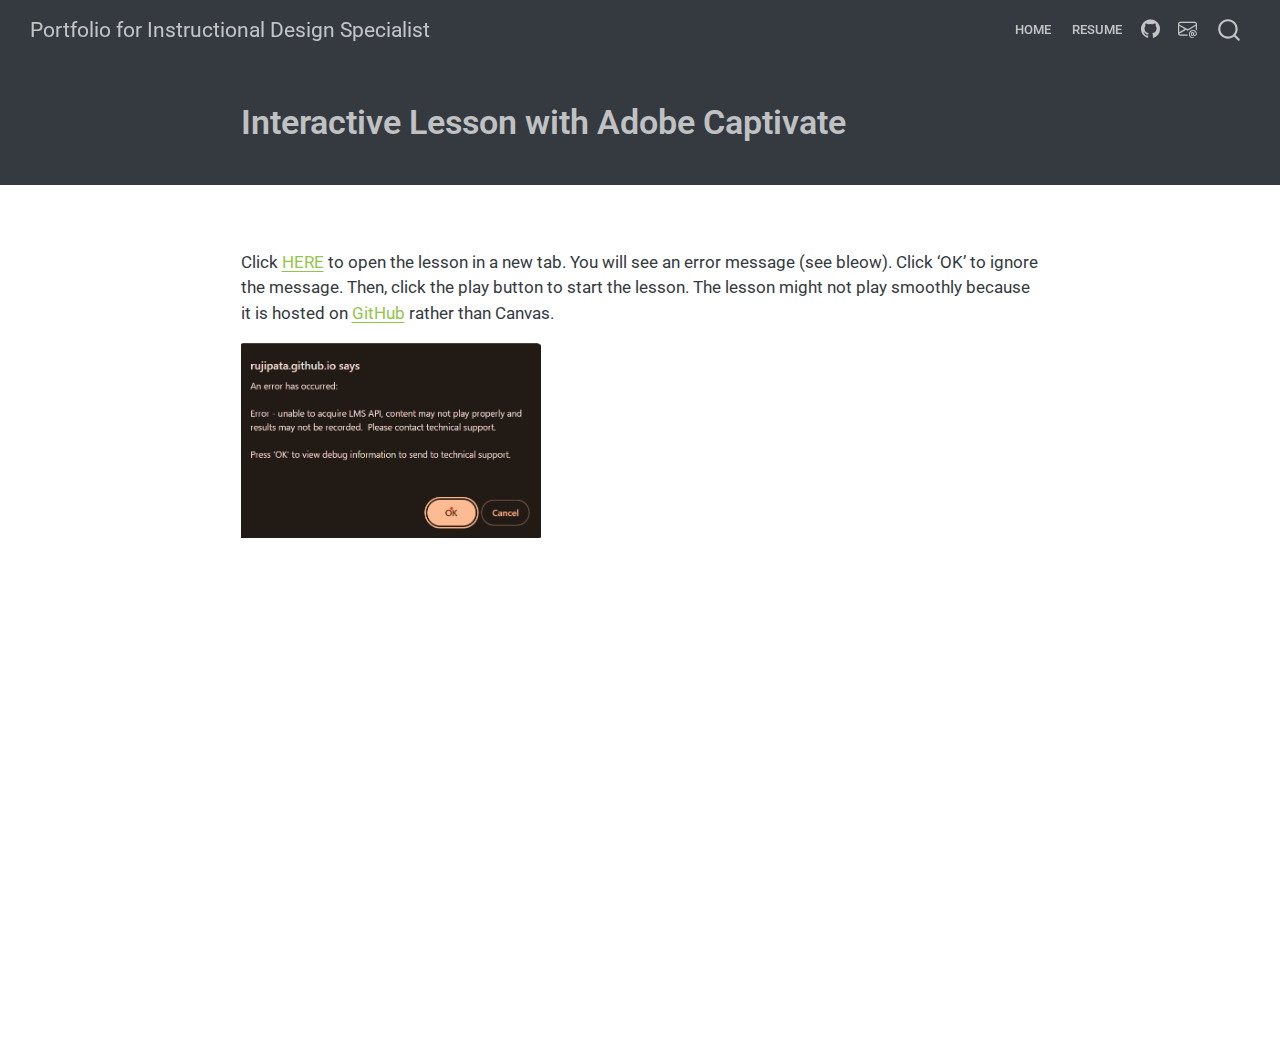
<file: docs/posts/captivateShowcase/index.html>
<!DOCTYPE html>
<html xmlns="http://www.w3.org/1999/xhtml" lang="en" xml:lang="en"><head>

<meta charset="utf-8">
<meta name="generator" content="quarto-1.6.40">

<meta name="viewport" content="width=device-width, initial-scale=1.0, user-scalable=yes">


<title>Interactive Lesson with Adobe Captivate – Portfolio for Instructional Design Specialist</title>
<style>
code{white-space: pre-wrap;}
span.smallcaps{font-variant: small-caps;}
div.columns{display: flex; gap: min(4vw, 1.5em);}
div.column{flex: auto; overflow-x: auto;}
div.hanging-indent{margin-left: 1.5em; text-indent: -1.5em;}
ul.task-list{list-style: none;}
ul.task-list li input[type="checkbox"] {
  width: 0.8em;
  margin: 0 0.8em 0.2em -1em; /* quarto-specific, see https://github.com/quarto-dev/quarto-cli/issues/4556 */ 
  vertical-align: middle;
}
</style>


<script src="../../site_libs/quarto-nav/quarto-nav.js"></script>
<script src="../../site_libs/quarto-nav/headroom.min.js"></script>
<script src="../../site_libs/clipboard/clipboard.min.js"></script>
<script src="../../site_libs/quarto-search/autocomplete.umd.js"></script>
<script src="../../site_libs/quarto-search/fuse.min.js"></script>
<script src="../../site_libs/quarto-search/quarto-search.js"></script>
<meta name="quarto:offset" content="../../">
<script src="../../site_libs/quarto-html/quarto.js"></script>
<script src="../../site_libs/quarto-html/popper.min.js"></script>
<script src="../../site_libs/quarto-html/tippy.umd.min.js"></script>
<script src="../../site_libs/quarto-html/anchor.min.js"></script>
<link href="../../site_libs/quarto-html/tippy.css" rel="stylesheet">
<link href="../../site_libs/quarto-html/quarto-syntax-highlighting-549806ee2085284f45b00abea8c6df48.css" rel="stylesheet" id="quarto-text-highlighting-styles">
<script src="../../site_libs/bootstrap/bootstrap.min.js"></script>
<link href="../../site_libs/bootstrap/bootstrap-icons.css" rel="stylesheet">
<link href="../../site_libs/bootstrap/bootstrap-7ad6542725e80d1433b1f8ee26c2a1fc.min.css" rel="stylesheet" append-hash="true" id="quarto-bootstrap" data-mode="light">
<script id="quarto-search-options" type="application/json">{
  "location": "navbar",
  "copy-button": false,
  "collapse-after": 3,
  "panel-placement": "end",
  "type": "overlay",
  "limit": 50,
  "keyboard-shortcut": [
    "f",
    "/",
    "s"
  ],
  "show-item-context": false,
  "language": {
    "search-no-results-text": "No results",
    "search-matching-documents-text": "matching documents",
    "search-copy-link-title": "Copy link to search",
    "search-hide-matches-text": "Hide additional matches",
    "search-more-match-text": "more match in this document",
    "search-more-matches-text": "more matches in this document",
    "search-clear-button-title": "Clear",
    "search-text-placeholder": "",
    "search-detached-cancel-button-title": "Cancel",
    "search-submit-button-title": "Submit",
    "search-label": "Search"
  }
}</script>


<link rel="stylesheet" href="../../styles.css">
</head>

<body class="nav-fixed fullcontent">

<div id="quarto-search-results"></div>
  <header id="quarto-header" class="headroom fixed-top quarto-banner">
    <nav class="navbar navbar-expand-lg " data-bs-theme="dark">
      <div class="navbar-container container-fluid">
      <div class="navbar-brand-container mx-auto">
    <a class="navbar-brand" href="../../index.html">
    <span class="navbar-title">Portfolio for Instructional Design Specialist</span>
    </a>
  </div>
            <div id="quarto-search" class="" title="Search"></div>
          <button class="navbar-toggler" type="button" data-bs-toggle="collapse" data-bs-target="#navbarCollapse" aria-controls="navbarCollapse" role="menu" aria-expanded="false" aria-label="Toggle navigation" onclick="if (window.quartoToggleHeadroom) { window.quartoToggleHeadroom(); }">
  <span class="navbar-toggler-icon"></span>
</button>
          <div class="collapse navbar-collapse" id="navbarCollapse">
            <ul class="navbar-nav navbar-nav-scroll ms-auto">
  <li class="nav-item">
    <a class="nav-link" href="../../index.html"> 
<span class="menu-text">Home</span></a>
  </li>  
  <li class="nav-item">
    <a class="nav-link" href="../../about.html"> 
<span class="menu-text">Resume</span></a>
  </li>  
  <li class="nav-item compact">
    <a class="nav-link" href="https://github.com/"> <i class="bi bi-github" role="img">
</i> 
<span class="menu-text"></span></a>
  </li>  
  <li class="nav-item compact">
    <a class="nav-link" href="mailto:rujirawatpata@gmail.com"> <i class="bi bi-envelope-at" role="img">
</i> 
<span class="menu-text"></span></a>
  </li>  
</ul>
          </div> <!-- /navcollapse -->
            <div class="quarto-navbar-tools">
</div>
      </div> <!-- /container-fluid -->
    </nav>
</header>
<!-- content -->
<header id="title-block-header" class="quarto-title-block default page-columns page-full">
  <div class="quarto-title-banner page-columns page-full">
    <div class="quarto-title column-body">
      <h1 class="title">Interactive Lesson with Adobe Captivate</h1>
                      </div>
  </div>
    
  
  <div class="quarto-title-meta">

      
    
      
    </div>
    
  
  </header><div id="quarto-content" class="quarto-container page-columns page-rows-contents page-layout-article page-navbar">
<!-- sidebar -->
<!-- margin-sidebar -->
    
<!-- main -->
<main class="content quarto-banner-title-block" id="quarto-document-content">





<!---->
<!---[link](https://rujipata.github.io/captivateMATH1060M2L3-2-/)--->
<p>Click <a href="https://rujipata.github.io/captivateMATH1060M2L3-2-/" target="_blank">HERE</a> to open the lesson in a new tab. You will see an error message (see bleow). Click ‘OK’ to ignore the message. Then, click the play button to start the lesson. The lesson might not play smoothly because it is hosted on <a href="https://github.com/rujipata/captivateMATH1060M2L3-2-.git/" target="_blank">GitHub</a> rather than Canvas.</p>
<p><img src="errorMessageM1060M2L3(2)captivate.png" alt="drawing" width="300"></p>



</main> <!-- /main -->
<script id="quarto-html-after-body" type="application/javascript">
window.document.addEventListener("DOMContentLoaded", function (event) {
  const toggleBodyColorMode = (bsSheetEl) => {
    const mode = bsSheetEl.getAttribute("data-mode");
    const bodyEl = window.document.querySelector("body");
    if (mode === "dark") {
      bodyEl.classList.add("quarto-dark");
      bodyEl.classList.remove("quarto-light");
    } else {
      bodyEl.classList.add("quarto-light");
      bodyEl.classList.remove("quarto-dark");
    }
  }
  const toggleBodyColorPrimary = () => {
    const bsSheetEl = window.document.querySelector("link#quarto-bootstrap");
    if (bsSheetEl) {
      toggleBodyColorMode(bsSheetEl);
    }
  }
  toggleBodyColorPrimary();  
  const icon = "";
  const anchorJS = new window.AnchorJS();
  anchorJS.options = {
    placement: 'right',
    icon: icon
  };
  anchorJS.add('.anchored');
  const isCodeAnnotation = (el) => {
    for (const clz of el.classList) {
      if (clz.startsWith('code-annotation-')) {                     
        return true;
      }
    }
    return false;
  }
  const onCopySuccess = function(e) {
    // button target
    const button = e.trigger;
    // don't keep focus
    button.blur();
    // flash "checked"
    button.classList.add('code-copy-button-checked');
    var currentTitle = button.getAttribute("title");
    button.setAttribute("title", "Copied!");
    let tooltip;
    if (window.bootstrap) {
      button.setAttribute("data-bs-toggle", "tooltip");
      button.setAttribute("data-bs-placement", "left");
      button.setAttribute("data-bs-title", "Copied!");
      tooltip = new bootstrap.Tooltip(button, 
        { trigger: "manual", 
          customClass: "code-copy-button-tooltip",
          offset: [0, -8]});
      tooltip.show();    
    }
    setTimeout(function() {
      if (tooltip) {
        tooltip.hide();
        button.removeAttribute("data-bs-title");
        button.removeAttribute("data-bs-toggle");
        button.removeAttribute("data-bs-placement");
      }
      button.setAttribute("title", currentTitle);
      button.classList.remove('code-copy-button-checked');
    }, 1000);
    // clear code selection
    e.clearSelection();
  }
  const getTextToCopy = function(trigger) {
      const codeEl = trigger.previousElementSibling.cloneNode(true);
      for (const childEl of codeEl.children) {
        if (isCodeAnnotation(childEl)) {
          childEl.remove();
        }
      }
      return codeEl.innerText;
  }
  const clipboard = new window.ClipboardJS('.code-copy-button:not([data-in-quarto-modal])', {
    text: getTextToCopy
  });
  clipboard.on('success', onCopySuccess);
  if (window.document.getElementById('quarto-embedded-source-code-modal')) {
    const clipboardModal = new window.ClipboardJS('.code-copy-button[data-in-quarto-modal]', {
      text: getTextToCopy,
      container: window.document.getElementById('quarto-embedded-source-code-modal')
    });
    clipboardModal.on('success', onCopySuccess);
  }
    var localhostRegex = new RegExp(/^(?:http|https):\/\/localhost\:?[0-9]*\//);
    var mailtoRegex = new RegExp(/^mailto:/);
      var filterRegex = new RegExp('/' + window.location.host + '/');
    var isInternal = (href) => {
        return filterRegex.test(href) || localhostRegex.test(href) || mailtoRegex.test(href);
    }
    // Inspect non-navigation links and adorn them if external
 	var links = window.document.querySelectorAll('a[href]:not(.nav-link):not(.navbar-brand):not(.toc-action):not(.sidebar-link):not(.sidebar-item-toggle):not(.pagination-link):not(.no-external):not([aria-hidden]):not(.dropdown-item):not(.quarto-navigation-tool):not(.about-link)');
    for (var i=0; i<links.length; i++) {
      const link = links[i];
      if (!isInternal(link.href)) {
        // undo the damage that might have been done by quarto-nav.js in the case of
        // links that we want to consider external
        if (link.dataset.originalHref !== undefined) {
          link.href = link.dataset.originalHref;
        }
      }
    }
  function tippyHover(el, contentFn, onTriggerFn, onUntriggerFn) {
    const config = {
      allowHTML: true,
      maxWidth: 500,
      delay: 100,
      arrow: false,
      appendTo: function(el) {
          return el.parentElement;
      },
      interactive: true,
      interactiveBorder: 10,
      theme: 'quarto',
      placement: 'bottom-start',
    };
    if (contentFn) {
      config.content = contentFn;
    }
    if (onTriggerFn) {
      config.onTrigger = onTriggerFn;
    }
    if (onUntriggerFn) {
      config.onUntrigger = onUntriggerFn;
    }
    window.tippy(el, config); 
  }
  const noterefs = window.document.querySelectorAll('a[role="doc-noteref"]');
  for (var i=0; i<noterefs.length; i++) {
    const ref = noterefs[i];
    tippyHover(ref, function() {
      // use id or data attribute instead here
      let href = ref.getAttribute('data-footnote-href') || ref.getAttribute('href');
      try { href = new URL(href).hash; } catch {}
      const id = href.replace(/^#\/?/, "");
      const note = window.document.getElementById(id);
      if (note) {
        return note.innerHTML;
      } else {
        return "";
      }
    });
  }
  const xrefs = window.document.querySelectorAll('a.quarto-xref');
  const processXRef = (id, note) => {
    // Strip column container classes
    const stripColumnClz = (el) => {
      el.classList.remove("page-full", "page-columns");
      if (el.children) {
        for (const child of el.children) {
          stripColumnClz(child);
        }
      }
    }
    stripColumnClz(note)
    if (id === null || id.startsWith('sec-')) {
      // Special case sections, only their first couple elements
      const container = document.createElement("div");
      if (note.children && note.children.length > 2) {
        container.appendChild(note.children[0].cloneNode(true));
        for (let i = 1; i < note.children.length; i++) {
          const child = note.children[i];
          if (child.tagName === "P" && child.innerText === "") {
            continue;
          } else {
            container.appendChild(child.cloneNode(true));
            break;
          }
        }
        if (window.Quarto?.typesetMath) {
          window.Quarto.typesetMath(container);
        }
        return container.innerHTML
      } else {
        if (window.Quarto?.typesetMath) {
          window.Quarto.typesetMath(note);
        }
        return note.innerHTML;
      }
    } else {
      // Remove any anchor links if they are present
      const anchorLink = note.querySelector('a.anchorjs-link');
      if (anchorLink) {
        anchorLink.remove();
      }
      if (window.Quarto?.typesetMath) {
        window.Quarto.typesetMath(note);
      }
      if (note.classList.contains("callout")) {
        return note.outerHTML;
      } else {
        return note.innerHTML;
      }
    }
  }
  for (var i=0; i<xrefs.length; i++) {
    const xref = xrefs[i];
    tippyHover(xref, undefined, function(instance) {
      instance.disable();
      let url = xref.getAttribute('href');
      let hash = undefined; 
      if (url.startsWith('#')) {
        hash = url;
      } else {
        try { hash = new URL(url).hash; } catch {}
      }
      if (hash) {
        const id = hash.replace(/^#\/?/, "");
        const note = window.document.getElementById(id);
        if (note !== null) {
          try {
            const html = processXRef(id, note.cloneNode(true));
            instance.setContent(html);
          } finally {
            instance.enable();
            instance.show();
          }
        } else {
          // See if we can fetch this
          fetch(url.split('#')[0])
          .then(res => res.text())
          .then(html => {
            const parser = new DOMParser();
            const htmlDoc = parser.parseFromString(html, "text/html");
            const note = htmlDoc.getElementById(id);
            if (note !== null) {
              const html = processXRef(id, note);
              instance.setContent(html);
            } 
          }).finally(() => {
            instance.enable();
            instance.show();
          });
        }
      } else {
        // See if we can fetch a full url (with no hash to target)
        // This is a special case and we should probably do some content thinning / targeting
        fetch(url)
        .then(res => res.text())
        .then(html => {
          const parser = new DOMParser();
          const htmlDoc = parser.parseFromString(html, "text/html");
          const note = htmlDoc.querySelector('main.content');
          if (note !== null) {
            // This should only happen for chapter cross references
            // (since there is no id in the URL)
            // remove the first header
            if (note.children.length > 0 && note.children[0].tagName === "HEADER") {
              note.children[0].remove();
            }
            const html = processXRef(null, note);
            instance.setContent(html);
          } 
        }).finally(() => {
          instance.enable();
          instance.show();
        });
      }
    }, function(instance) {
    });
  }
      let selectedAnnoteEl;
      const selectorForAnnotation = ( cell, annotation) => {
        let cellAttr = 'data-code-cell="' + cell + '"';
        let lineAttr = 'data-code-annotation="' +  annotation + '"';
        const selector = 'span[' + cellAttr + '][' + lineAttr + ']';
        return selector;
      }
      const selectCodeLines = (annoteEl) => {
        const doc = window.document;
        const targetCell = annoteEl.getAttribute("data-target-cell");
        const targetAnnotation = annoteEl.getAttribute("data-target-annotation");
        const annoteSpan = window.document.querySelector(selectorForAnnotation(targetCell, targetAnnotation));
        const lines = annoteSpan.getAttribute("data-code-lines").split(",");
        const lineIds = lines.map((line) => {
          return targetCell + "-" + line;
        })
        let top = null;
        let height = null;
        let parent = null;
        if (lineIds.length > 0) {
            //compute the position of the single el (top and bottom and make a div)
            const el = window.document.getElementById(lineIds[0]);
            top = el.offsetTop;
            height = el.offsetHeight;
            parent = el.parentElement.parentElement;
          if (lineIds.length > 1) {
            const lastEl = window.document.getElementById(lineIds[lineIds.length - 1]);
            const bottom = lastEl.offsetTop + lastEl.offsetHeight;
            height = bottom - top;
          }
          if (top !== null && height !== null && parent !== null) {
            // cook up a div (if necessary) and position it 
            let div = window.document.getElementById("code-annotation-line-highlight");
            if (div === null) {
              div = window.document.createElement("div");
              div.setAttribute("id", "code-annotation-line-highlight");
              div.style.position = 'absolute';
              parent.appendChild(div);
            }
            div.style.top = top - 2 + "px";
            div.style.height = height + 4 + "px";
            div.style.left = 0;
            let gutterDiv = window.document.getElementById("code-annotation-line-highlight-gutter");
            if (gutterDiv === null) {
              gutterDiv = window.document.createElement("div");
              gutterDiv.setAttribute("id", "code-annotation-line-highlight-gutter");
              gutterDiv.style.position = 'absolute';
              const codeCell = window.document.getElementById(targetCell);
              const gutter = codeCell.querySelector('.code-annotation-gutter');
              gutter.appendChild(gutterDiv);
            }
            gutterDiv.style.top = top - 2 + "px";
            gutterDiv.style.height = height + 4 + "px";
          }
          selectedAnnoteEl = annoteEl;
        }
      };
      const unselectCodeLines = () => {
        const elementsIds = ["code-annotation-line-highlight", "code-annotation-line-highlight-gutter"];
        elementsIds.forEach((elId) => {
          const div = window.document.getElementById(elId);
          if (div) {
            div.remove();
          }
        });
        selectedAnnoteEl = undefined;
      };
        // Handle positioning of the toggle
    window.addEventListener(
      "resize",
      throttle(() => {
        elRect = undefined;
        if (selectedAnnoteEl) {
          selectCodeLines(selectedAnnoteEl);
        }
      }, 10)
    );
    function throttle(fn, ms) {
    let throttle = false;
    let timer;
      return (...args) => {
        if(!throttle) { // first call gets through
            fn.apply(this, args);
            throttle = true;
        } else { // all the others get throttled
            if(timer) clearTimeout(timer); // cancel #2
            timer = setTimeout(() => {
              fn.apply(this, args);
              timer = throttle = false;
            }, ms);
        }
      };
    }
      // Attach click handler to the DT
      const annoteDls = window.document.querySelectorAll('dt[data-target-cell]');
      for (const annoteDlNode of annoteDls) {
        annoteDlNode.addEventListener('click', (event) => {
          const clickedEl = event.target;
          if (clickedEl !== selectedAnnoteEl) {
            unselectCodeLines();
            const activeEl = window.document.querySelector('dt[data-target-cell].code-annotation-active');
            if (activeEl) {
              activeEl.classList.remove('code-annotation-active');
            }
            selectCodeLines(clickedEl);
            clickedEl.classList.add('code-annotation-active');
          } else {
            // Unselect the line
            unselectCodeLines();
            clickedEl.classList.remove('code-annotation-active');
          }
        });
      }
  const findCites = (el) => {
    const parentEl = el.parentElement;
    if (parentEl) {
      const cites = parentEl.dataset.cites;
      if (cites) {
        return {
          el,
          cites: cites.split(' ')
        };
      } else {
        return findCites(el.parentElement)
      }
    } else {
      return undefined;
    }
  };
  var bibliorefs = window.document.querySelectorAll('a[role="doc-biblioref"]');
  for (var i=0; i<bibliorefs.length; i++) {
    const ref = bibliorefs[i];
    const citeInfo = findCites(ref);
    if (citeInfo) {
      tippyHover(citeInfo.el, function() {
        var popup = window.document.createElement('div');
        citeInfo.cites.forEach(function(cite) {
          var citeDiv = window.document.createElement('div');
          citeDiv.classList.add('hanging-indent');
          citeDiv.classList.add('csl-entry');
          var biblioDiv = window.document.getElementById('ref-' + cite);
          if (biblioDiv) {
            citeDiv.innerHTML = biblioDiv.innerHTML;
          }
          popup.appendChild(citeDiv);
        });
        return popup.innerHTML;
      });
    }
  }
});
</script>
</div> <!-- /content -->




</body></html>
</file>
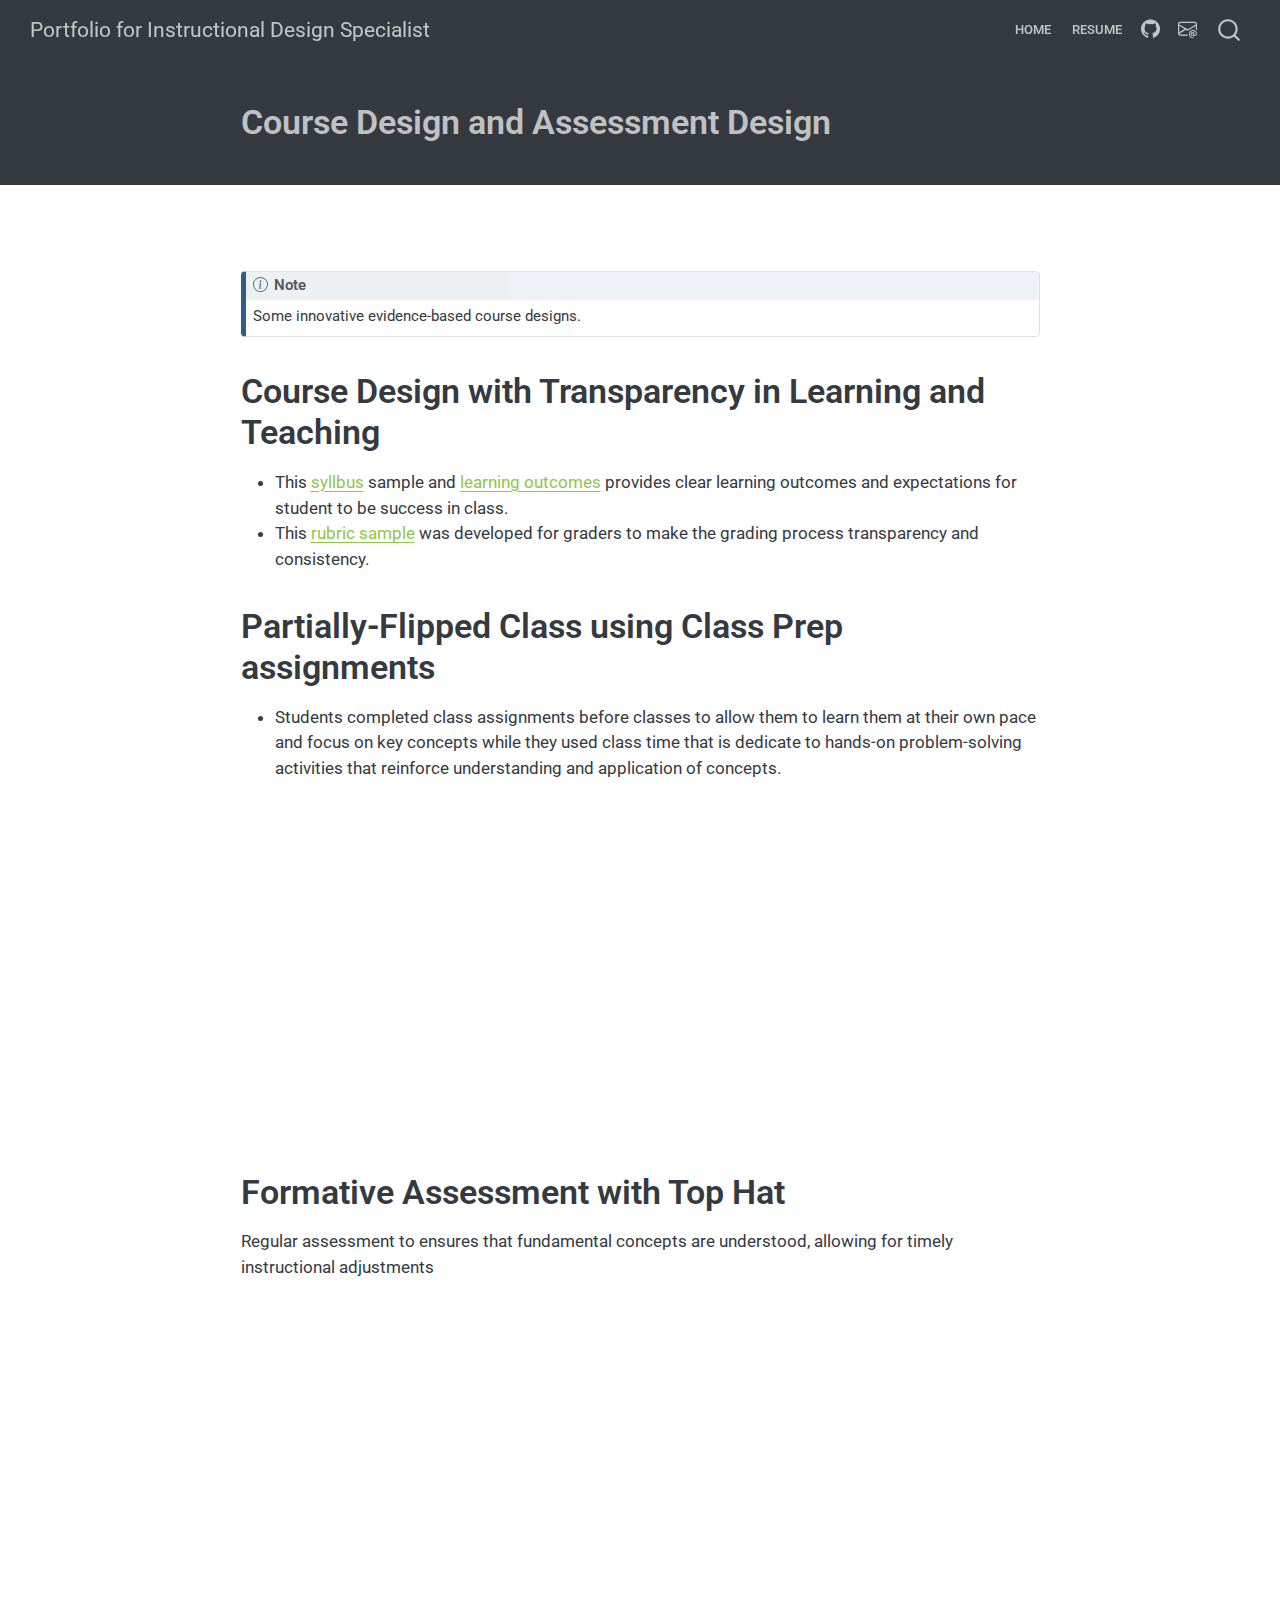
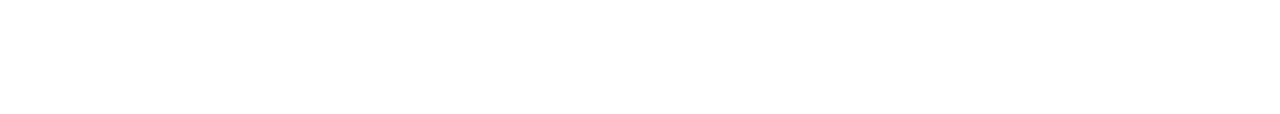
<file: docs/posts/courseDesign/index.html>
<!DOCTYPE html>
<html xmlns="http://www.w3.org/1999/xhtml" lang="en" xml:lang="en"><head>

<meta charset="utf-8">
<meta name="generator" content="quarto-1.6.40">

<meta name="viewport" content="width=device-width, initial-scale=1.0, user-scalable=yes">


<title>Course Design and Assessment Design – Portfolio for Instructional Design Specialist</title>
<style>
code{white-space: pre-wrap;}
span.smallcaps{font-variant: small-caps;}
div.columns{display: flex; gap: min(4vw, 1.5em);}
div.column{flex: auto; overflow-x: auto;}
div.hanging-indent{margin-left: 1.5em; text-indent: -1.5em;}
ul.task-list{list-style: none;}
ul.task-list li input[type="checkbox"] {
  width: 0.8em;
  margin: 0 0.8em 0.2em -1em; /* quarto-specific, see https://github.com/quarto-dev/quarto-cli/issues/4556 */ 
  vertical-align: middle;
}
</style>


<script src="../../site_libs/quarto-nav/quarto-nav.js"></script>
<script src="../../site_libs/quarto-nav/headroom.min.js"></script>
<script src="../../site_libs/clipboard/clipboard.min.js"></script>
<script src="../../site_libs/quarto-search/autocomplete.umd.js"></script>
<script src="../../site_libs/quarto-search/fuse.min.js"></script>
<script src="../../site_libs/quarto-search/quarto-search.js"></script>
<meta name="quarto:offset" content="../../">
<script src="../../site_libs/quarto-html/quarto.js"></script>
<script src="../../site_libs/quarto-html/popper.min.js"></script>
<script src="../../site_libs/quarto-html/tippy.umd.min.js"></script>
<script src="../../site_libs/quarto-html/anchor.min.js"></script>
<link href="../../site_libs/quarto-html/tippy.css" rel="stylesheet">
<link href="../../site_libs/quarto-html/quarto-syntax-highlighting-549806ee2085284f45b00abea8c6df48.css" rel="stylesheet" id="quarto-text-highlighting-styles">
<script src="../../site_libs/bootstrap/bootstrap.min.js"></script>
<link href="../../site_libs/bootstrap/bootstrap-icons.css" rel="stylesheet">
<link href="../../site_libs/bootstrap/bootstrap-7ad6542725e80d1433b1f8ee26c2a1fc.min.css" rel="stylesheet" append-hash="true" id="quarto-bootstrap" data-mode="light">
<script id="quarto-search-options" type="application/json">{
  "location": "navbar",
  "copy-button": false,
  "collapse-after": 3,
  "panel-placement": "end",
  "type": "overlay",
  "limit": 50,
  "keyboard-shortcut": [
    "f",
    "/",
    "s"
  ],
  "show-item-context": false,
  "language": {
    "search-no-results-text": "No results",
    "search-matching-documents-text": "matching documents",
    "search-copy-link-title": "Copy link to search",
    "search-hide-matches-text": "Hide additional matches",
    "search-more-match-text": "more match in this document",
    "search-more-matches-text": "more matches in this document",
    "search-clear-button-title": "Clear",
    "search-text-placeholder": "",
    "search-detached-cancel-button-title": "Cancel",
    "search-submit-button-title": "Submit",
    "search-label": "Search"
  }
}</script>


<link rel="stylesheet" href="../../styles.css">
</head>

<body class="nav-fixed fullcontent">

<div id="quarto-search-results"></div>
  <header id="quarto-header" class="headroom fixed-top quarto-banner">
    <nav class="navbar navbar-expand-lg " data-bs-theme="dark">
      <div class="navbar-container container-fluid">
      <div class="navbar-brand-container mx-auto">
    <a class="navbar-brand" href="../../index.html">
    <span class="navbar-title">Portfolio for Instructional Design Specialist</span>
    </a>
  </div>
            <div id="quarto-search" class="" title="Search"></div>
          <button class="navbar-toggler" type="button" data-bs-toggle="collapse" data-bs-target="#navbarCollapse" aria-controls="navbarCollapse" role="menu" aria-expanded="false" aria-label="Toggle navigation" onclick="if (window.quartoToggleHeadroom) { window.quartoToggleHeadroom(); }">
  <span class="navbar-toggler-icon"></span>
</button>
          <div class="collapse navbar-collapse" id="navbarCollapse">
            <ul class="navbar-nav navbar-nav-scroll ms-auto">
  <li class="nav-item">
    <a class="nav-link" href="../../index.html"> 
<span class="menu-text">Home</span></a>
  </li>  
  <li class="nav-item">
    <a class="nav-link" href="../../about.html"> 
<span class="menu-text">Resume</span></a>
  </li>  
  <li class="nav-item compact">
    <a class="nav-link" href="https://github.com/"> <i class="bi bi-github" role="img">
</i> 
<span class="menu-text"></span></a>
  </li>  
  <li class="nav-item compact">
    <a class="nav-link" href="mailto:rujirawatpata@gmail.com"> <i class="bi bi-envelope-at" role="img">
</i> 
<span class="menu-text"></span></a>
  </li>  
</ul>
          </div> <!-- /navcollapse -->
            <div class="quarto-navbar-tools">
</div>
      </div> <!-- /container-fluid -->
    </nav>
</header>
<!-- content -->
<header id="title-block-header" class="quarto-title-block default page-columns page-full">
  <div class="quarto-title-banner page-columns page-full">
    <div class="quarto-title column-body">
      <h1 class="title">Course Design and Assessment Design</h1>
                      </div>
  </div>
    
  
  <div class="quarto-title-meta">

      
    
      
    </div>
    
  
  </header><div id="quarto-content" class="quarto-container page-columns page-rows-contents page-layout-article page-navbar">
<!-- sidebar -->
<!-- margin-sidebar -->
    
<!-- main -->
<main class="content quarto-banner-title-block" id="quarto-document-content">





<div class="callout callout-style-default callout-note callout-titled">
<div class="callout-header d-flex align-content-center">
<div class="callout-icon-container">
<i class="callout-icon"></i>
</div>
<div class="callout-title-container flex-fill">
Note
</div>
</div>
<div class="callout-body-container callout-body">
<p>Some innovative evidence-based course designs.</p>
</div>
</div>
<section id="course-design-with-transparency-in-learning-and-teaching" class="level1">
<h1>Course Design with Transparency in Learning and Teaching</h1>
<ul>
<li>This <a href="Syllabus for Spring 2022 MATH-1100-001.pdf">syllbus</a> sample and <a href="Learning Targets_Outcomes for Exams_ Sp20 MATH 1050 CBE Build.pdf">learning outcomes</a> provides clear learning outcomes and expectations for student to be success in class.</li>
<li>This <a href="CCAP_MATH_1100_for_Graders__shared_.pdf">rubric sample</a> was developed for graders to make the grading process transparency and consistency.</li>
</ul>
</section>
<section id="partially-flipped-class-using-class-prep-assignments" class="level1">
<h1>Partially-Flipped Class using Class Prep assignments</h1>
<ul>
<li>Students completed class assignments before classes to allow them to learn them at their own pace and focus on key concepts while they used class time that is dedicate to hands-on problem-solving activities that reinforce understanding and application of concepts.</li>
</ul>
<iframe width="560" height="315" src="https://www.youtube.com/embed/JSAnABPj4MA?si=3AAVvsxiG3tm0dDO" title="YouTube video player" frameborder="0" allow="accelerometer; autoplay; clipboard-write; encrypted-media; gyroscope; picture-in-picture; web-share" referrerpolicy="strict-origin-when-cross-origin" allowfullscreen="">
</iframe>
</section>
<section id="formative-assessment-with-top-hat" class="level1">
<h1>Formative Assessment with Top Hat</h1>
<p>Regular assessment to ensures that fundamental concepts are understood, allowing for timely instructional adjustments</p>
<iframe width="560" height="315" src="https://www.youtube.com/embed/AqwnwbuNYMY?si=OLmopQqMg7pqvuiP" title="YouTube video player" frameborder="0" allow="accelerometer; autoplay; clipboard-write; encrypted-media; gyroscope; picture-in-picture; web-share" referrerpolicy="strict-origin-when-cross-origin" allowfullscreen="">
</iframe>


</section>

</main> <!-- /main -->
<script id="quarto-html-after-body" type="application/javascript">
window.document.addEventListener("DOMContentLoaded", function (event) {
  const toggleBodyColorMode = (bsSheetEl) => {
    const mode = bsSheetEl.getAttribute("data-mode");
    const bodyEl = window.document.querySelector("body");
    if (mode === "dark") {
      bodyEl.classList.add("quarto-dark");
      bodyEl.classList.remove("quarto-light");
    } else {
      bodyEl.classList.add("quarto-light");
      bodyEl.classList.remove("quarto-dark");
    }
  }
  const toggleBodyColorPrimary = () => {
    const bsSheetEl = window.document.querySelector("link#quarto-bootstrap");
    if (bsSheetEl) {
      toggleBodyColorMode(bsSheetEl);
    }
  }
  toggleBodyColorPrimary();  
  const icon = "";
  const anchorJS = new window.AnchorJS();
  anchorJS.options = {
    placement: 'right',
    icon: icon
  };
  anchorJS.add('.anchored');
  const isCodeAnnotation = (el) => {
    for (const clz of el.classList) {
      if (clz.startsWith('code-annotation-')) {                     
        return true;
      }
    }
    return false;
  }
  const onCopySuccess = function(e) {
    // button target
    const button = e.trigger;
    // don't keep focus
    button.blur();
    // flash "checked"
    button.classList.add('code-copy-button-checked');
    var currentTitle = button.getAttribute("title");
    button.setAttribute("title", "Copied!");
    let tooltip;
    if (window.bootstrap) {
      button.setAttribute("data-bs-toggle", "tooltip");
      button.setAttribute("data-bs-placement", "left");
      button.setAttribute("data-bs-title", "Copied!");
      tooltip = new bootstrap.Tooltip(button, 
        { trigger: "manual", 
          customClass: "code-copy-button-tooltip",
          offset: [0, -8]});
      tooltip.show();    
    }
    setTimeout(function() {
      if (tooltip) {
        tooltip.hide();
        button.removeAttribute("data-bs-title");
        button.removeAttribute("data-bs-toggle");
        button.removeAttribute("data-bs-placement");
      }
      button.setAttribute("title", currentTitle);
      button.classList.remove('code-copy-button-checked');
    }, 1000);
    // clear code selection
    e.clearSelection();
  }
  const getTextToCopy = function(trigger) {
      const codeEl = trigger.previousElementSibling.cloneNode(true);
      for (const childEl of codeEl.children) {
        if (isCodeAnnotation(childEl)) {
          childEl.remove();
        }
      }
      return codeEl.innerText;
  }
  const clipboard = new window.ClipboardJS('.code-copy-button:not([data-in-quarto-modal])', {
    text: getTextToCopy
  });
  clipboard.on('success', onCopySuccess);
  if (window.document.getElementById('quarto-embedded-source-code-modal')) {
    const clipboardModal = new window.ClipboardJS('.code-copy-button[data-in-quarto-modal]', {
      text: getTextToCopy,
      container: window.document.getElementById('quarto-embedded-source-code-modal')
    });
    clipboardModal.on('success', onCopySuccess);
  }
    var localhostRegex = new RegExp(/^(?:http|https):\/\/localhost\:?[0-9]*\//);
    var mailtoRegex = new RegExp(/^mailto:/);
      var filterRegex = new RegExp('/' + window.location.host + '/');
    var isInternal = (href) => {
        return filterRegex.test(href) || localhostRegex.test(href) || mailtoRegex.test(href);
    }
    // Inspect non-navigation links and adorn them if external
 	var links = window.document.querySelectorAll('a[href]:not(.nav-link):not(.navbar-brand):not(.toc-action):not(.sidebar-link):not(.sidebar-item-toggle):not(.pagination-link):not(.no-external):not([aria-hidden]):not(.dropdown-item):not(.quarto-navigation-tool):not(.about-link)');
    for (var i=0; i<links.length; i++) {
      const link = links[i];
      if (!isInternal(link.href)) {
        // undo the damage that might have been done by quarto-nav.js in the case of
        // links that we want to consider external
        if (link.dataset.originalHref !== undefined) {
          link.href = link.dataset.originalHref;
        }
      }
    }
  function tippyHover(el, contentFn, onTriggerFn, onUntriggerFn) {
    const config = {
      allowHTML: true,
      maxWidth: 500,
      delay: 100,
      arrow: false,
      appendTo: function(el) {
          return el.parentElement;
      },
      interactive: true,
      interactiveBorder: 10,
      theme: 'quarto',
      placement: 'bottom-start',
    };
    if (contentFn) {
      config.content = contentFn;
    }
    if (onTriggerFn) {
      config.onTrigger = onTriggerFn;
    }
    if (onUntriggerFn) {
      config.onUntrigger = onUntriggerFn;
    }
    window.tippy(el, config); 
  }
  const noterefs = window.document.querySelectorAll('a[role="doc-noteref"]');
  for (var i=0; i<noterefs.length; i++) {
    const ref = noterefs[i];
    tippyHover(ref, function() {
      // use id or data attribute instead here
      let href = ref.getAttribute('data-footnote-href') || ref.getAttribute('href');
      try { href = new URL(href).hash; } catch {}
      const id = href.replace(/^#\/?/, "");
      const note = window.document.getElementById(id);
      if (note) {
        return note.innerHTML;
      } else {
        return "";
      }
    });
  }
  const xrefs = window.document.querySelectorAll('a.quarto-xref');
  const processXRef = (id, note) => {
    // Strip column container classes
    const stripColumnClz = (el) => {
      el.classList.remove("page-full", "page-columns");
      if (el.children) {
        for (const child of el.children) {
          stripColumnClz(child);
        }
      }
    }
    stripColumnClz(note)
    if (id === null || id.startsWith('sec-')) {
      // Special case sections, only their first couple elements
      const container = document.createElement("div");
      if (note.children && note.children.length > 2) {
        container.appendChild(note.children[0].cloneNode(true));
        for (let i = 1; i < note.children.length; i++) {
          const child = note.children[i];
          if (child.tagName === "P" && child.innerText === "") {
            continue;
          } else {
            container.appendChild(child.cloneNode(true));
            break;
          }
        }
        if (window.Quarto?.typesetMath) {
          window.Quarto.typesetMath(container);
        }
        return container.innerHTML
      } else {
        if (window.Quarto?.typesetMath) {
          window.Quarto.typesetMath(note);
        }
        return note.innerHTML;
      }
    } else {
      // Remove any anchor links if they are present
      const anchorLink = note.querySelector('a.anchorjs-link');
      if (anchorLink) {
        anchorLink.remove();
      }
      if (window.Quarto?.typesetMath) {
        window.Quarto.typesetMath(note);
      }
      if (note.classList.contains("callout")) {
        return note.outerHTML;
      } else {
        return note.innerHTML;
      }
    }
  }
  for (var i=0; i<xrefs.length; i++) {
    const xref = xrefs[i];
    tippyHover(xref, undefined, function(instance) {
      instance.disable();
      let url = xref.getAttribute('href');
      let hash = undefined; 
      if (url.startsWith('#')) {
        hash = url;
      } else {
        try { hash = new URL(url).hash; } catch {}
      }
      if (hash) {
        const id = hash.replace(/^#\/?/, "");
        const note = window.document.getElementById(id);
        if (note !== null) {
          try {
            const html = processXRef(id, note.cloneNode(true));
            instance.setContent(html);
          } finally {
            instance.enable();
            instance.show();
          }
        } else {
          // See if we can fetch this
          fetch(url.split('#')[0])
          .then(res => res.text())
          .then(html => {
            const parser = new DOMParser();
            const htmlDoc = parser.parseFromString(html, "text/html");
            const note = htmlDoc.getElementById(id);
            if (note !== null) {
              const html = processXRef(id, note);
              instance.setContent(html);
            } 
          }).finally(() => {
            instance.enable();
            instance.show();
          });
        }
      } else {
        // See if we can fetch a full url (with no hash to target)
        // This is a special case and we should probably do some content thinning / targeting
        fetch(url)
        .then(res => res.text())
        .then(html => {
          const parser = new DOMParser();
          const htmlDoc = parser.parseFromString(html, "text/html");
          const note = htmlDoc.querySelector('main.content');
          if (note !== null) {
            // This should only happen for chapter cross references
            // (since there is no id in the URL)
            // remove the first header
            if (note.children.length > 0 && note.children[0].tagName === "HEADER") {
              note.children[0].remove();
            }
            const html = processXRef(null, note);
            instance.setContent(html);
          } 
        }).finally(() => {
          instance.enable();
          instance.show();
        });
      }
    }, function(instance) {
    });
  }
      let selectedAnnoteEl;
      const selectorForAnnotation = ( cell, annotation) => {
        let cellAttr = 'data-code-cell="' + cell + '"';
        let lineAttr = 'data-code-annotation="' +  annotation + '"';
        const selector = 'span[' + cellAttr + '][' + lineAttr + ']';
        return selector;
      }
      const selectCodeLines = (annoteEl) => {
        const doc = window.document;
        const targetCell = annoteEl.getAttribute("data-target-cell");
        const targetAnnotation = annoteEl.getAttribute("data-target-annotation");
        const annoteSpan = window.document.querySelector(selectorForAnnotation(targetCell, targetAnnotation));
        const lines = annoteSpan.getAttribute("data-code-lines").split(",");
        const lineIds = lines.map((line) => {
          return targetCell + "-" + line;
        })
        let top = null;
        let height = null;
        let parent = null;
        if (lineIds.length > 0) {
            //compute the position of the single el (top and bottom and make a div)
            const el = window.document.getElementById(lineIds[0]);
            top = el.offsetTop;
            height = el.offsetHeight;
            parent = el.parentElement.parentElement;
          if (lineIds.length > 1) {
            const lastEl = window.document.getElementById(lineIds[lineIds.length - 1]);
            const bottom = lastEl.offsetTop + lastEl.offsetHeight;
            height = bottom - top;
          }
          if (top !== null && height !== null && parent !== null) {
            // cook up a div (if necessary) and position it 
            let div = window.document.getElementById("code-annotation-line-highlight");
            if (div === null) {
              div = window.document.createElement("div");
              div.setAttribute("id", "code-annotation-line-highlight");
              div.style.position = 'absolute';
              parent.appendChild(div);
            }
            div.style.top = top - 2 + "px";
            div.style.height = height + 4 + "px";
            div.style.left = 0;
            let gutterDiv = window.document.getElementById("code-annotation-line-highlight-gutter");
            if (gutterDiv === null) {
              gutterDiv = window.document.createElement("div");
              gutterDiv.setAttribute("id", "code-annotation-line-highlight-gutter");
              gutterDiv.style.position = 'absolute';
              const codeCell = window.document.getElementById(targetCell);
              const gutter = codeCell.querySelector('.code-annotation-gutter');
              gutter.appendChild(gutterDiv);
            }
            gutterDiv.style.top = top - 2 + "px";
            gutterDiv.style.height = height + 4 + "px";
          }
          selectedAnnoteEl = annoteEl;
        }
      };
      const unselectCodeLines = () => {
        const elementsIds = ["code-annotation-line-highlight", "code-annotation-line-highlight-gutter"];
        elementsIds.forEach((elId) => {
          const div = window.document.getElementById(elId);
          if (div) {
            div.remove();
          }
        });
        selectedAnnoteEl = undefined;
      };
        // Handle positioning of the toggle
    window.addEventListener(
      "resize",
      throttle(() => {
        elRect = undefined;
        if (selectedAnnoteEl) {
          selectCodeLines(selectedAnnoteEl);
        }
      }, 10)
    );
    function throttle(fn, ms) {
    let throttle = false;
    let timer;
      return (...args) => {
        if(!throttle) { // first call gets through
            fn.apply(this, args);
            throttle = true;
        } else { // all the others get throttled
            if(timer) clearTimeout(timer); // cancel #2
            timer = setTimeout(() => {
              fn.apply(this, args);
              timer = throttle = false;
            }, ms);
        }
      };
    }
      // Attach click handler to the DT
      const annoteDls = window.document.querySelectorAll('dt[data-target-cell]');
      for (const annoteDlNode of annoteDls) {
        annoteDlNode.addEventListener('click', (event) => {
          const clickedEl = event.target;
          if (clickedEl !== selectedAnnoteEl) {
            unselectCodeLines();
            const activeEl = window.document.querySelector('dt[data-target-cell].code-annotation-active');
            if (activeEl) {
              activeEl.classList.remove('code-annotation-active');
            }
            selectCodeLines(clickedEl);
            clickedEl.classList.add('code-annotation-active');
          } else {
            // Unselect the line
            unselectCodeLines();
            clickedEl.classList.remove('code-annotation-active');
          }
        });
      }
  const findCites = (el) => {
    const parentEl = el.parentElement;
    if (parentEl) {
      const cites = parentEl.dataset.cites;
      if (cites) {
        return {
          el,
          cites: cites.split(' ')
        };
      } else {
        return findCites(el.parentElement)
      }
    } else {
      return undefined;
    }
  };
  var bibliorefs = window.document.querySelectorAll('a[role="doc-biblioref"]');
  for (var i=0; i<bibliorefs.length; i++) {
    const ref = bibliorefs[i];
    const citeInfo = findCites(ref);
    if (citeInfo) {
      tippyHover(citeInfo.el, function() {
        var popup = window.document.createElement('div');
        citeInfo.cites.forEach(function(cite) {
          var citeDiv = window.document.createElement('div');
          citeDiv.classList.add('hanging-indent');
          citeDiv.classList.add('csl-entry');
          var biblioDiv = window.document.getElementById('ref-' + cite);
          if (biblioDiv) {
            citeDiv.innerHTML = biblioDiv.innerHTML;
          }
          popup.appendChild(citeDiv);
        });
        return popup.innerHTML;
      });
    }
  }
});
</script>
</div> <!-- /content -->




</body></html>
</file>
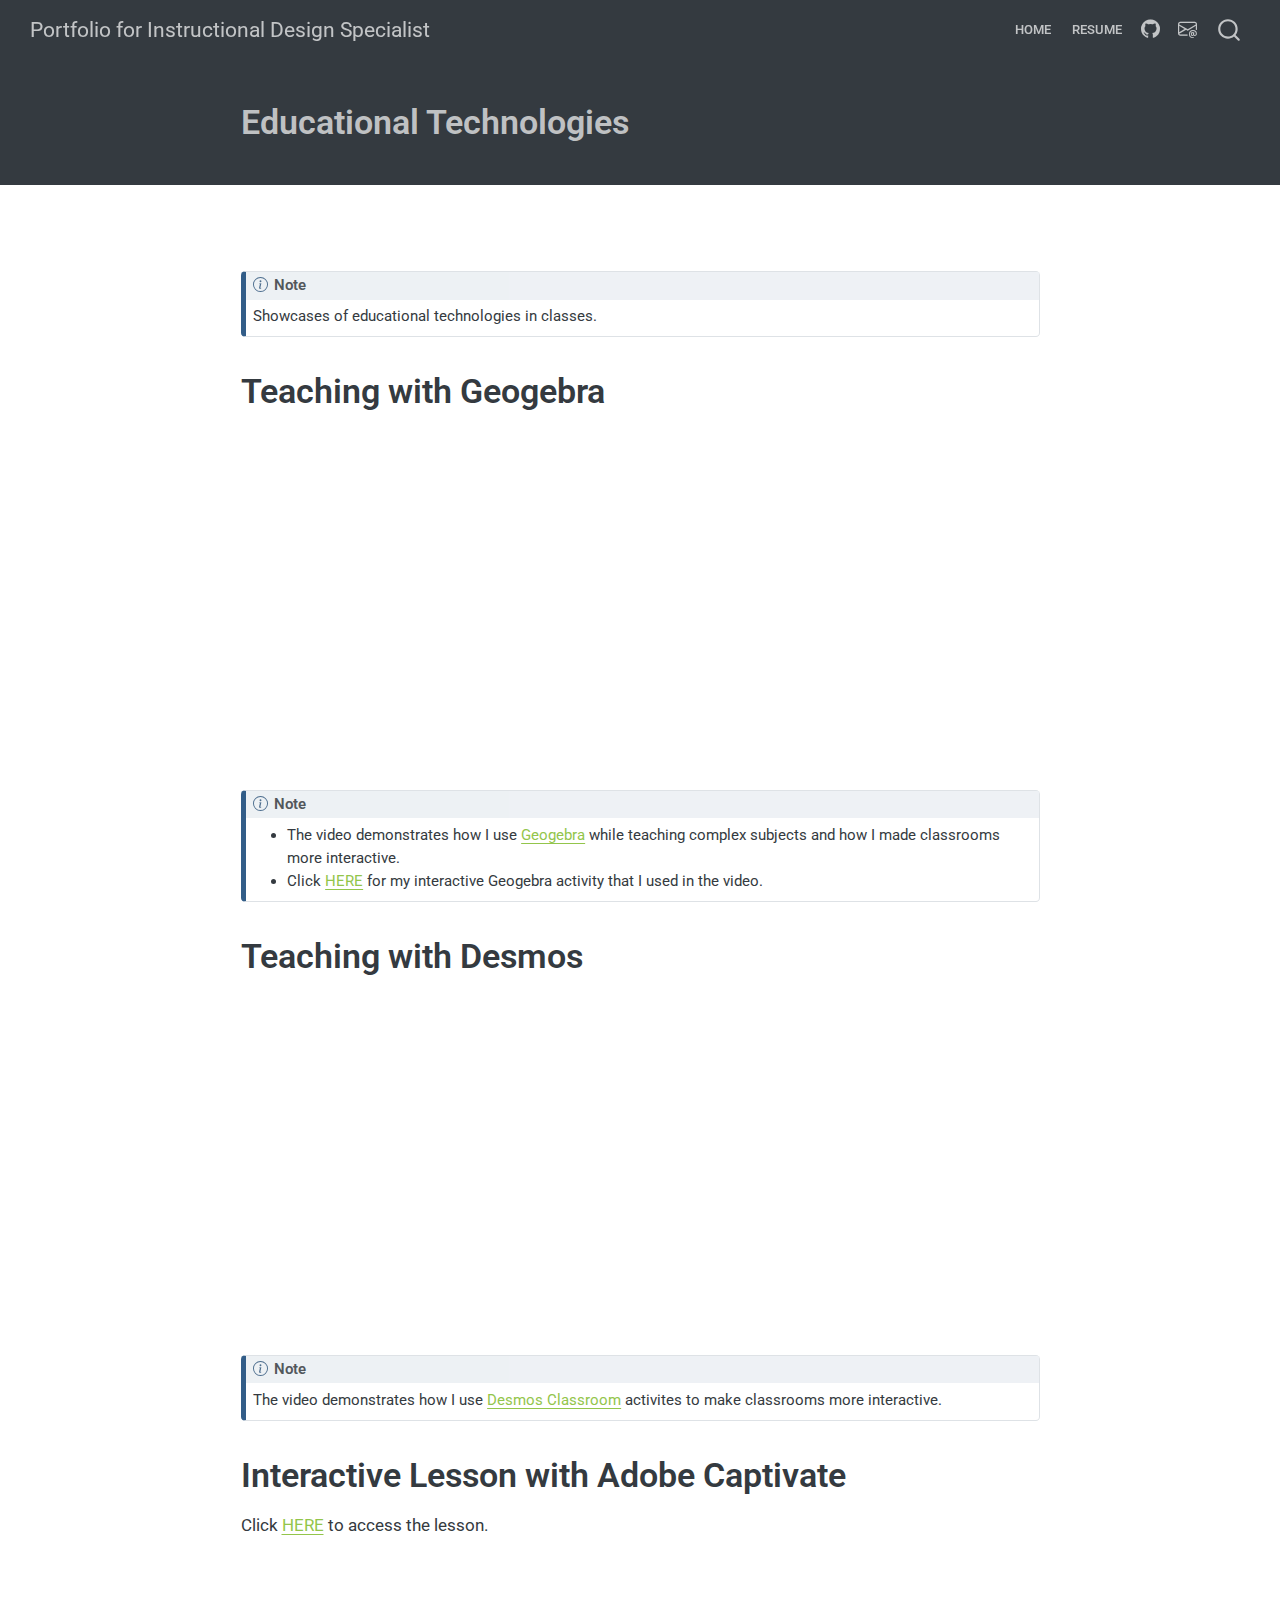
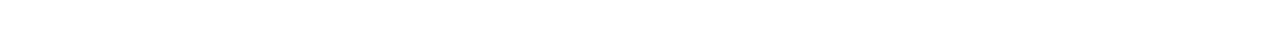
<file: docs/posts/edTech/index.html>
<!DOCTYPE html>
<html xmlns="http://www.w3.org/1999/xhtml" lang="en" xml:lang="en"><head>

<meta charset="utf-8">
<meta name="generator" content="quarto-1.6.40">

<meta name="viewport" content="width=device-width, initial-scale=1.0, user-scalable=yes">


<title>Educational Technologies – Portfolio for Instructional Design Specialist</title>
<style>
code{white-space: pre-wrap;}
span.smallcaps{font-variant: small-caps;}
div.columns{display: flex; gap: min(4vw, 1.5em);}
div.column{flex: auto; overflow-x: auto;}
div.hanging-indent{margin-left: 1.5em; text-indent: -1.5em;}
ul.task-list{list-style: none;}
ul.task-list li input[type="checkbox"] {
  width: 0.8em;
  margin: 0 0.8em 0.2em -1em; /* quarto-specific, see https://github.com/quarto-dev/quarto-cli/issues/4556 */ 
  vertical-align: middle;
}
</style>


<script src="../../site_libs/quarto-nav/quarto-nav.js"></script>
<script src="../../site_libs/quarto-nav/headroom.min.js"></script>
<script src="../../site_libs/clipboard/clipboard.min.js"></script>
<script src="../../site_libs/quarto-search/autocomplete.umd.js"></script>
<script src="../../site_libs/quarto-search/fuse.min.js"></script>
<script src="../../site_libs/quarto-search/quarto-search.js"></script>
<meta name="quarto:offset" content="../../">
<script src="../../site_libs/quarto-html/quarto.js"></script>
<script src="../../site_libs/quarto-html/popper.min.js"></script>
<script src="../../site_libs/quarto-html/tippy.umd.min.js"></script>
<script src="../../site_libs/quarto-html/anchor.min.js"></script>
<link href="../../site_libs/quarto-html/tippy.css" rel="stylesheet">
<link href="../../site_libs/quarto-html/quarto-syntax-highlighting-549806ee2085284f45b00abea8c6df48.css" rel="stylesheet" id="quarto-text-highlighting-styles">
<script src="../../site_libs/bootstrap/bootstrap.min.js"></script>
<link href="../../site_libs/bootstrap/bootstrap-icons.css" rel="stylesheet">
<link href="../../site_libs/bootstrap/bootstrap-7ad6542725e80d1433b1f8ee26c2a1fc.min.css" rel="stylesheet" append-hash="true" id="quarto-bootstrap" data-mode="light">
<script id="quarto-search-options" type="application/json">{
  "location": "navbar",
  "copy-button": false,
  "collapse-after": 3,
  "panel-placement": "end",
  "type": "overlay",
  "limit": 50,
  "keyboard-shortcut": [
    "f",
    "/",
    "s"
  ],
  "show-item-context": false,
  "language": {
    "search-no-results-text": "No results",
    "search-matching-documents-text": "matching documents",
    "search-copy-link-title": "Copy link to search",
    "search-hide-matches-text": "Hide additional matches",
    "search-more-match-text": "more match in this document",
    "search-more-matches-text": "more matches in this document",
    "search-clear-button-title": "Clear",
    "search-text-placeholder": "",
    "search-detached-cancel-button-title": "Cancel",
    "search-submit-button-title": "Submit",
    "search-label": "Search"
  }
}</script>


<link rel="stylesheet" href="../../styles.css">
</head>

<body class="nav-fixed fullcontent">

<div id="quarto-search-results"></div>
  <header id="quarto-header" class="headroom fixed-top quarto-banner">
    <nav class="navbar navbar-expand-lg " data-bs-theme="dark">
      <div class="navbar-container container-fluid">
      <div class="navbar-brand-container mx-auto">
    <a class="navbar-brand" href="../../index.html">
    <span class="navbar-title">Portfolio for Instructional Design Specialist</span>
    </a>
  </div>
            <div id="quarto-search" class="" title="Search"></div>
          <button class="navbar-toggler" type="button" data-bs-toggle="collapse" data-bs-target="#navbarCollapse" aria-controls="navbarCollapse" role="menu" aria-expanded="false" aria-label="Toggle navigation" onclick="if (window.quartoToggleHeadroom) { window.quartoToggleHeadroom(); }">
  <span class="navbar-toggler-icon"></span>
</button>
          <div class="collapse navbar-collapse" id="navbarCollapse">
            <ul class="navbar-nav navbar-nav-scroll ms-auto">
  <li class="nav-item">
    <a class="nav-link" href="../../index.html"> 
<span class="menu-text">Home</span></a>
  </li>  
  <li class="nav-item">
    <a class="nav-link" href="../../about.html"> 
<span class="menu-text">Resume</span></a>
  </li>  
  <li class="nav-item compact">
    <a class="nav-link" href="https://github.com/"> <i class="bi bi-github" role="img">
</i> 
<span class="menu-text"></span></a>
  </li>  
  <li class="nav-item compact">
    <a class="nav-link" href="mailto:rujirawatpata@gmail.com"> <i class="bi bi-envelope-at" role="img">
</i> 
<span class="menu-text"></span></a>
  </li>  
</ul>
          </div> <!-- /navcollapse -->
            <div class="quarto-navbar-tools">
</div>
      </div> <!-- /container-fluid -->
    </nav>
</header>
<!-- content -->
<header id="title-block-header" class="quarto-title-block default page-columns page-full">
  <div class="quarto-title-banner page-columns page-full">
    <div class="quarto-title column-body">
      <h1 class="title">Educational Technologies</h1>
                      </div>
  </div>
    
  
  <div class="quarto-title-meta">

      
    
      
    </div>
    
  
  </header><div id="quarto-content" class="quarto-container page-columns page-rows-contents page-layout-article page-navbar">
<!-- sidebar -->
<!-- margin-sidebar -->
    
<!-- main -->
<main class="content quarto-banner-title-block" id="quarto-document-content">





<!---<img src="thumbnail.jpg" alt="drawing" width="200"/>--->
<!---[Teaching with Geogebra](../teachingTechnologies/index.qmd)--->
<!---demonstrating how I integrated some educational technologies while teaching complex subjects and how I made classrooms and lessons more interactive--->
<div class="callout callout-style-default callout-note callout-titled">
<div class="callout-header d-flex align-content-center">
<div class="callout-icon-container">
<i class="callout-icon"></i>
</div>
<div class="callout-title-container flex-fill">
Note
</div>
</div>
<div class="callout-body-container callout-body">
<p>Showcases of educational technologies in classes.</p>
</div>
</div>
<section id="teaching-with-geogebra" class="level1">
<h1>Teaching with Geogebra</h1>
<iframe width="560" height="315" src="https://www.youtube.com/embed/FmNrutwyVnc?si=0oSvb3licrqJvTB2" title="YouTube video player" frameborder="0" allow="accelerometer; autoplay; clipboard-write; encrypted-media; gyroscope; picture-in-picture; web-share" referrerpolicy="strict-origin-when-cross-origin" allowfullscreen="">
</iframe>
<div class="callout callout-style-default callout-note callout-titled">
<div class="callout-header d-flex align-content-center">
<div class="callout-icon-container">
<i class="callout-icon"></i>
</div>
<div class="callout-title-container flex-fill">
Note
</div>
</div>
<div class="callout-body-container callout-body">
<ul>
<li>The video demonstrates how I use <a href="https://www.geogebra.org/">Geogebra</a> while teaching complex subjects and how I made classrooms more interactive.</li>
<li>Click <a href="https://www.geogebra.org/m/uab4bca4">HERE</a> for my interactive Geogebra activity that I used in the video.</li>
</ul>
</div>
</div>
</section>
<section id="teaching-with-desmos" class="level1">
<h1>Teaching with Desmos</h1>
<iframe width="560" height="315" src="https://www.youtube.com/embed/mJmplzBfuSk?si=8hukI-8rrsyNX1ZW" title="YouTube video player" frameborder="0" allow="accelerometer; autoplay; clipboard-write; encrypted-media; gyroscope; picture-in-picture; web-share" referrerpolicy="strict-origin-when-cross-origin" allowfullscreen="">
</iframe>
<div class="callout callout-style-default callout-note callout-titled">
<div class="callout-header d-flex align-content-center">
<div class="callout-icon-container">
<i class="callout-icon"></i>
</div>
<div class="callout-title-container flex-fill">
Note
</div>
</div>
<div class="callout-body-container callout-body">
<p>The video demonstrates how I use <a href="https://teacher.desmos.com//">Desmos Classroom</a> activites to make classrooms more interactive.</p>
</div>
</div>
</section>
<section id="interactive-lesson-with-adobe-captivate" class="level1">
<h1>Interactive Lesson with Adobe Captivate</h1>
<p>Click <a href="../../posts/captivateShowcase/index.html">HERE</a> to access the lesson.</p>


</section>

</main> <!-- /main -->
<script id="quarto-html-after-body" type="application/javascript">
window.document.addEventListener("DOMContentLoaded", function (event) {
  const toggleBodyColorMode = (bsSheetEl) => {
    const mode = bsSheetEl.getAttribute("data-mode");
    const bodyEl = window.document.querySelector("body");
    if (mode === "dark") {
      bodyEl.classList.add("quarto-dark");
      bodyEl.classList.remove("quarto-light");
    } else {
      bodyEl.classList.add("quarto-light");
      bodyEl.classList.remove("quarto-dark");
    }
  }
  const toggleBodyColorPrimary = () => {
    const bsSheetEl = window.document.querySelector("link#quarto-bootstrap");
    if (bsSheetEl) {
      toggleBodyColorMode(bsSheetEl);
    }
  }
  toggleBodyColorPrimary();  
  const icon = "";
  const anchorJS = new window.AnchorJS();
  anchorJS.options = {
    placement: 'right',
    icon: icon
  };
  anchorJS.add('.anchored');
  const isCodeAnnotation = (el) => {
    for (const clz of el.classList) {
      if (clz.startsWith('code-annotation-')) {                     
        return true;
      }
    }
    return false;
  }
  const onCopySuccess = function(e) {
    // button target
    const button = e.trigger;
    // don't keep focus
    button.blur();
    // flash "checked"
    button.classList.add('code-copy-button-checked');
    var currentTitle = button.getAttribute("title");
    button.setAttribute("title", "Copied!");
    let tooltip;
    if (window.bootstrap) {
      button.setAttribute("data-bs-toggle", "tooltip");
      button.setAttribute("data-bs-placement", "left");
      button.setAttribute("data-bs-title", "Copied!");
      tooltip = new bootstrap.Tooltip(button, 
        { trigger: "manual", 
          customClass: "code-copy-button-tooltip",
          offset: [0, -8]});
      tooltip.show();    
    }
    setTimeout(function() {
      if (tooltip) {
        tooltip.hide();
        button.removeAttribute("data-bs-title");
        button.removeAttribute("data-bs-toggle");
        button.removeAttribute("data-bs-placement");
      }
      button.setAttribute("title", currentTitle);
      button.classList.remove('code-copy-button-checked');
    }, 1000);
    // clear code selection
    e.clearSelection();
  }
  const getTextToCopy = function(trigger) {
      const codeEl = trigger.previousElementSibling.cloneNode(true);
      for (const childEl of codeEl.children) {
        if (isCodeAnnotation(childEl)) {
          childEl.remove();
        }
      }
      return codeEl.innerText;
  }
  const clipboard = new window.ClipboardJS('.code-copy-button:not([data-in-quarto-modal])', {
    text: getTextToCopy
  });
  clipboard.on('success', onCopySuccess);
  if (window.document.getElementById('quarto-embedded-source-code-modal')) {
    const clipboardModal = new window.ClipboardJS('.code-copy-button[data-in-quarto-modal]', {
      text: getTextToCopy,
      container: window.document.getElementById('quarto-embedded-source-code-modal')
    });
    clipboardModal.on('success', onCopySuccess);
  }
    var localhostRegex = new RegExp(/^(?:http|https):\/\/localhost\:?[0-9]*\//);
    var mailtoRegex = new RegExp(/^mailto:/);
      var filterRegex = new RegExp('/' + window.location.host + '/');
    var isInternal = (href) => {
        return filterRegex.test(href) || localhostRegex.test(href) || mailtoRegex.test(href);
    }
    // Inspect non-navigation links and adorn them if external
 	var links = window.document.querySelectorAll('a[href]:not(.nav-link):not(.navbar-brand):not(.toc-action):not(.sidebar-link):not(.sidebar-item-toggle):not(.pagination-link):not(.no-external):not([aria-hidden]):not(.dropdown-item):not(.quarto-navigation-tool):not(.about-link)');
    for (var i=0; i<links.length; i++) {
      const link = links[i];
      if (!isInternal(link.href)) {
        // undo the damage that might have been done by quarto-nav.js in the case of
        // links that we want to consider external
        if (link.dataset.originalHref !== undefined) {
          link.href = link.dataset.originalHref;
        }
      }
    }
  function tippyHover(el, contentFn, onTriggerFn, onUntriggerFn) {
    const config = {
      allowHTML: true,
      maxWidth: 500,
      delay: 100,
      arrow: false,
      appendTo: function(el) {
          return el.parentElement;
      },
      interactive: true,
      interactiveBorder: 10,
      theme: 'quarto',
      placement: 'bottom-start',
    };
    if (contentFn) {
      config.content = contentFn;
    }
    if (onTriggerFn) {
      config.onTrigger = onTriggerFn;
    }
    if (onUntriggerFn) {
      config.onUntrigger = onUntriggerFn;
    }
    window.tippy(el, config); 
  }
  const noterefs = window.document.querySelectorAll('a[role="doc-noteref"]');
  for (var i=0; i<noterefs.length; i++) {
    const ref = noterefs[i];
    tippyHover(ref, function() {
      // use id or data attribute instead here
      let href = ref.getAttribute('data-footnote-href') || ref.getAttribute('href');
      try { href = new URL(href).hash; } catch {}
      const id = href.replace(/^#\/?/, "");
      const note = window.document.getElementById(id);
      if (note) {
        return note.innerHTML;
      } else {
        return "";
      }
    });
  }
  const xrefs = window.document.querySelectorAll('a.quarto-xref');
  const processXRef = (id, note) => {
    // Strip column container classes
    const stripColumnClz = (el) => {
      el.classList.remove("page-full", "page-columns");
      if (el.children) {
        for (const child of el.children) {
          stripColumnClz(child);
        }
      }
    }
    stripColumnClz(note)
    if (id === null || id.startsWith('sec-')) {
      // Special case sections, only their first couple elements
      const container = document.createElement("div");
      if (note.children && note.children.length > 2) {
        container.appendChild(note.children[0].cloneNode(true));
        for (let i = 1; i < note.children.length; i++) {
          const child = note.children[i];
          if (child.tagName === "P" && child.innerText === "") {
            continue;
          } else {
            container.appendChild(child.cloneNode(true));
            break;
          }
        }
        if (window.Quarto?.typesetMath) {
          window.Quarto.typesetMath(container);
        }
        return container.innerHTML
      } else {
        if (window.Quarto?.typesetMath) {
          window.Quarto.typesetMath(note);
        }
        return note.innerHTML;
      }
    } else {
      // Remove any anchor links if they are present
      const anchorLink = note.querySelector('a.anchorjs-link');
      if (anchorLink) {
        anchorLink.remove();
      }
      if (window.Quarto?.typesetMath) {
        window.Quarto.typesetMath(note);
      }
      if (note.classList.contains("callout")) {
        return note.outerHTML;
      } else {
        return note.innerHTML;
      }
    }
  }
  for (var i=0; i<xrefs.length; i++) {
    const xref = xrefs[i];
    tippyHover(xref, undefined, function(instance) {
      instance.disable();
      let url = xref.getAttribute('href');
      let hash = undefined; 
      if (url.startsWith('#')) {
        hash = url;
      } else {
        try { hash = new URL(url).hash; } catch {}
      }
      if (hash) {
        const id = hash.replace(/^#\/?/, "");
        const note = window.document.getElementById(id);
        if (note !== null) {
          try {
            const html = processXRef(id, note.cloneNode(true));
            instance.setContent(html);
          } finally {
            instance.enable();
            instance.show();
          }
        } else {
          // See if we can fetch this
          fetch(url.split('#')[0])
          .then(res => res.text())
          .then(html => {
            const parser = new DOMParser();
            const htmlDoc = parser.parseFromString(html, "text/html");
            const note = htmlDoc.getElementById(id);
            if (note !== null) {
              const html = processXRef(id, note);
              instance.setContent(html);
            } 
          }).finally(() => {
            instance.enable();
            instance.show();
          });
        }
      } else {
        // See if we can fetch a full url (with no hash to target)
        // This is a special case and we should probably do some content thinning / targeting
        fetch(url)
        .then(res => res.text())
        .then(html => {
          const parser = new DOMParser();
          const htmlDoc = parser.parseFromString(html, "text/html");
          const note = htmlDoc.querySelector('main.content');
          if (note !== null) {
            // This should only happen for chapter cross references
            // (since there is no id in the URL)
            // remove the first header
            if (note.children.length > 0 && note.children[0].tagName === "HEADER") {
              note.children[0].remove();
            }
            const html = processXRef(null, note);
            instance.setContent(html);
          } 
        }).finally(() => {
          instance.enable();
          instance.show();
        });
      }
    }, function(instance) {
    });
  }
      let selectedAnnoteEl;
      const selectorForAnnotation = ( cell, annotation) => {
        let cellAttr = 'data-code-cell="' + cell + '"';
        let lineAttr = 'data-code-annotation="' +  annotation + '"';
        const selector = 'span[' + cellAttr + '][' + lineAttr + ']';
        return selector;
      }
      const selectCodeLines = (annoteEl) => {
        const doc = window.document;
        const targetCell = annoteEl.getAttribute("data-target-cell");
        const targetAnnotation = annoteEl.getAttribute("data-target-annotation");
        const annoteSpan = window.document.querySelector(selectorForAnnotation(targetCell, targetAnnotation));
        const lines = annoteSpan.getAttribute("data-code-lines").split(",");
        const lineIds = lines.map((line) => {
          return targetCell + "-" + line;
        })
        let top = null;
        let height = null;
        let parent = null;
        if (lineIds.length > 0) {
            //compute the position of the single el (top and bottom and make a div)
            const el = window.document.getElementById(lineIds[0]);
            top = el.offsetTop;
            height = el.offsetHeight;
            parent = el.parentElement.parentElement;
          if (lineIds.length > 1) {
            const lastEl = window.document.getElementById(lineIds[lineIds.length - 1]);
            const bottom = lastEl.offsetTop + lastEl.offsetHeight;
            height = bottom - top;
          }
          if (top !== null && height !== null && parent !== null) {
            // cook up a div (if necessary) and position it 
            let div = window.document.getElementById("code-annotation-line-highlight");
            if (div === null) {
              div = window.document.createElement("div");
              div.setAttribute("id", "code-annotation-line-highlight");
              div.style.position = 'absolute';
              parent.appendChild(div);
            }
            div.style.top = top - 2 + "px";
            div.style.height = height + 4 + "px";
            div.style.left = 0;
            let gutterDiv = window.document.getElementById("code-annotation-line-highlight-gutter");
            if (gutterDiv === null) {
              gutterDiv = window.document.createElement("div");
              gutterDiv.setAttribute("id", "code-annotation-line-highlight-gutter");
              gutterDiv.style.position = 'absolute';
              const codeCell = window.document.getElementById(targetCell);
              const gutter = codeCell.querySelector('.code-annotation-gutter');
              gutter.appendChild(gutterDiv);
            }
            gutterDiv.style.top = top - 2 + "px";
            gutterDiv.style.height = height + 4 + "px";
          }
          selectedAnnoteEl = annoteEl;
        }
      };
      const unselectCodeLines = () => {
        const elementsIds = ["code-annotation-line-highlight", "code-annotation-line-highlight-gutter"];
        elementsIds.forEach((elId) => {
          const div = window.document.getElementById(elId);
          if (div) {
            div.remove();
          }
        });
        selectedAnnoteEl = undefined;
      };
        // Handle positioning of the toggle
    window.addEventListener(
      "resize",
      throttle(() => {
        elRect = undefined;
        if (selectedAnnoteEl) {
          selectCodeLines(selectedAnnoteEl);
        }
      }, 10)
    );
    function throttle(fn, ms) {
    let throttle = false;
    let timer;
      return (...args) => {
        if(!throttle) { // first call gets through
            fn.apply(this, args);
            throttle = true;
        } else { // all the others get throttled
            if(timer) clearTimeout(timer); // cancel #2
            timer = setTimeout(() => {
              fn.apply(this, args);
              timer = throttle = false;
            }, ms);
        }
      };
    }
      // Attach click handler to the DT
      const annoteDls = window.document.querySelectorAll('dt[data-target-cell]');
      for (const annoteDlNode of annoteDls) {
        annoteDlNode.addEventListener('click', (event) => {
          const clickedEl = event.target;
          if (clickedEl !== selectedAnnoteEl) {
            unselectCodeLines();
            const activeEl = window.document.querySelector('dt[data-target-cell].code-annotation-active');
            if (activeEl) {
              activeEl.classList.remove('code-annotation-active');
            }
            selectCodeLines(clickedEl);
            clickedEl.classList.add('code-annotation-active');
          } else {
            // Unselect the line
            unselectCodeLines();
            clickedEl.classList.remove('code-annotation-active');
          }
        });
      }
  const findCites = (el) => {
    const parentEl = el.parentElement;
    if (parentEl) {
      const cites = parentEl.dataset.cites;
      if (cites) {
        return {
          el,
          cites: cites.split(' ')
        };
      } else {
        return findCites(el.parentElement)
      }
    } else {
      return undefined;
    }
  };
  var bibliorefs = window.document.querySelectorAll('a[role="doc-biblioref"]');
  for (var i=0; i<bibliorefs.length; i++) {
    const ref = bibliorefs[i];
    const citeInfo = findCites(ref);
    if (citeInfo) {
      tippyHover(citeInfo.el, function() {
        var popup = window.document.createElement('div');
        citeInfo.cites.forEach(function(cite) {
          var citeDiv = window.document.createElement('div');
          citeDiv.classList.add('hanging-indent');
          citeDiv.classList.add('csl-entry');
          var biblioDiv = window.document.getElementById('ref-' + cite);
          if (biblioDiv) {
            citeDiv.innerHTML = biblioDiv.innerHTML;
          }
          popup.appendChild(citeDiv);
        });
        return popup.innerHTML;
      });
    }
  }
});
</script>
</div> <!-- /content -->




</body></html>
</file>
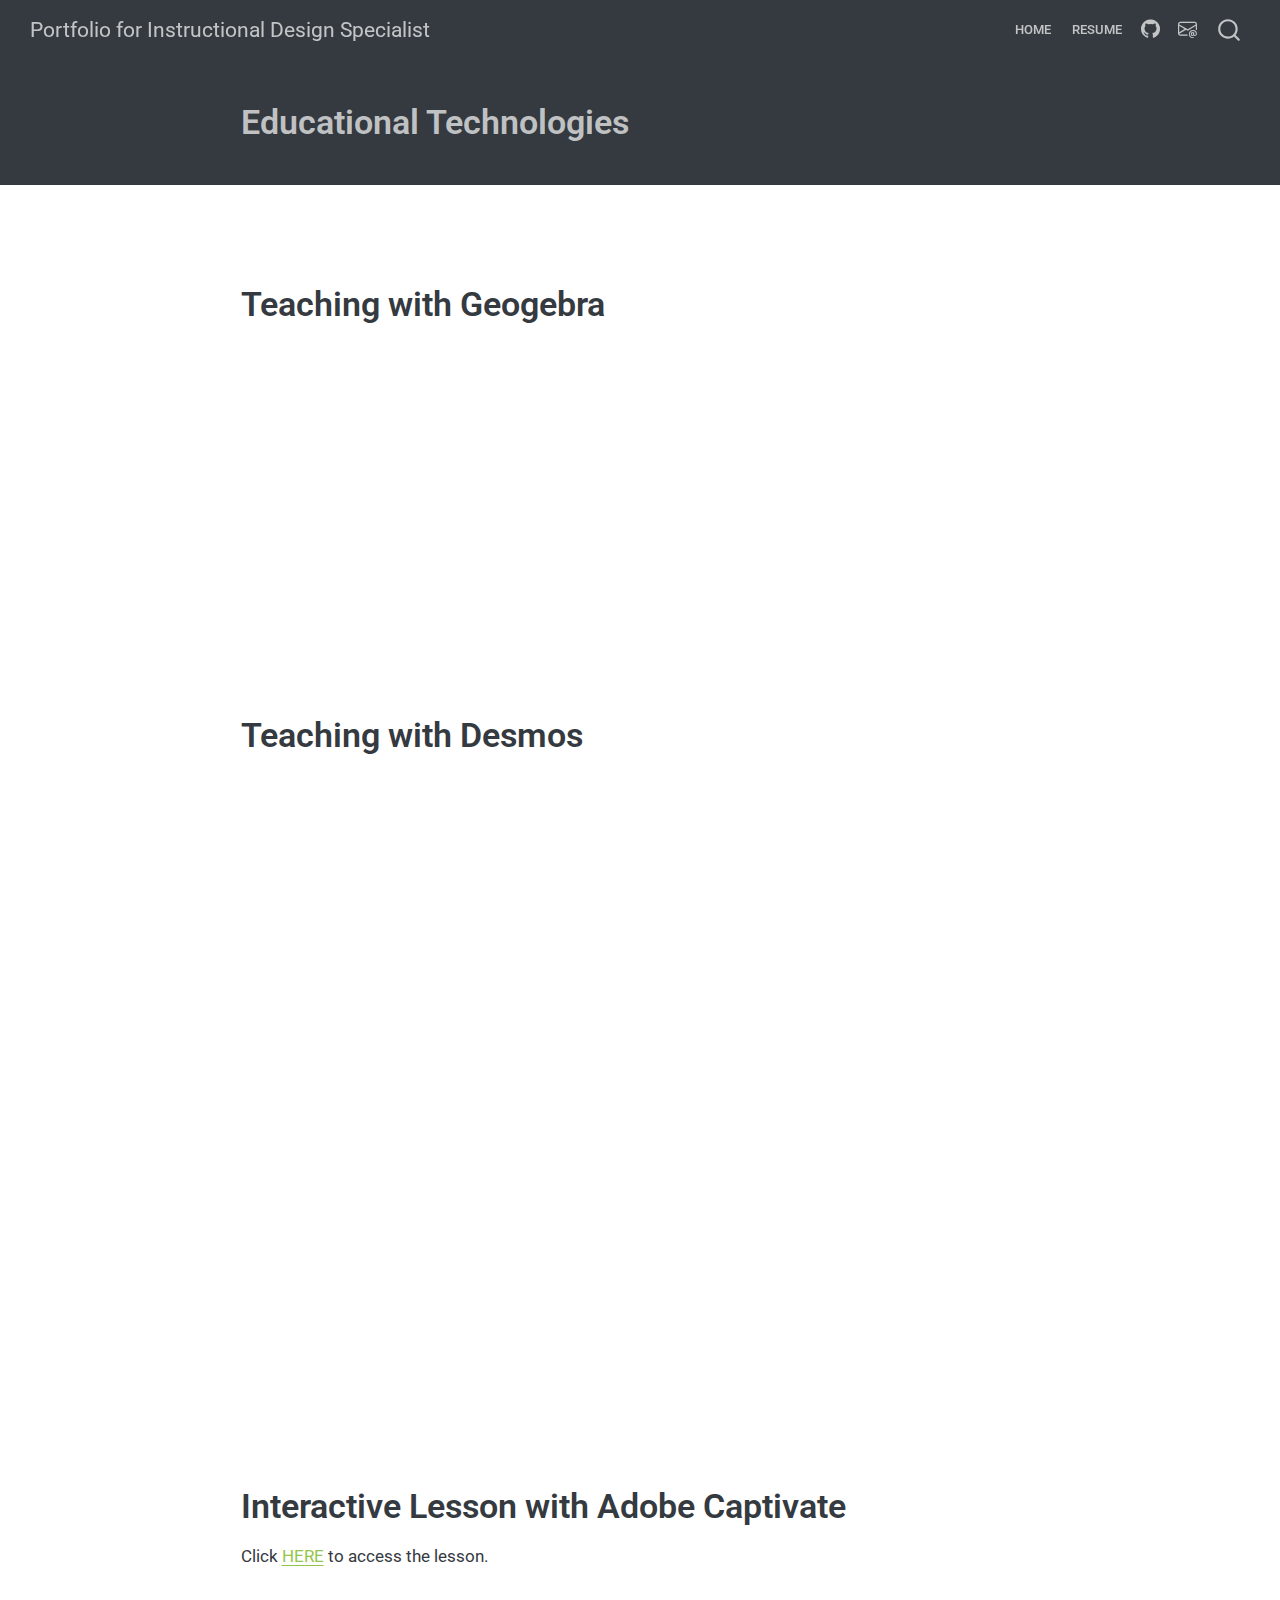
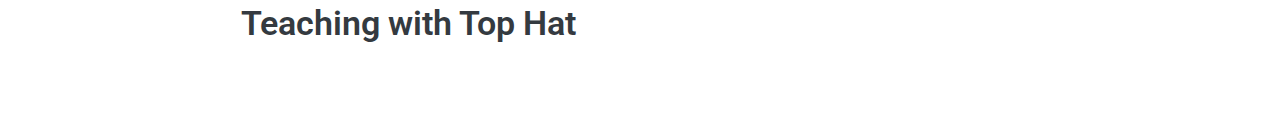
<file: docs/posts/edTech0/index.html>
<!DOCTYPE html>
<html xmlns="http://www.w3.org/1999/xhtml" lang="en" xml:lang="en"><head>

<meta charset="utf-8">
<meta name="generator" content="quarto-1.6.40">

<meta name="viewport" content="width=device-width, initial-scale=1.0, user-scalable=yes">


<title>Educational Technologies – Portfolio for Instructional Design Specialist</title>
<style>
code{white-space: pre-wrap;}
span.smallcaps{font-variant: small-caps;}
div.columns{display: flex; gap: min(4vw, 1.5em);}
div.column{flex: auto; overflow-x: auto;}
div.hanging-indent{margin-left: 1.5em; text-indent: -1.5em;}
ul.task-list{list-style: none;}
ul.task-list li input[type="checkbox"] {
  width: 0.8em;
  margin: 0 0.8em 0.2em -1em; /* quarto-specific, see https://github.com/quarto-dev/quarto-cli/issues/4556 */ 
  vertical-align: middle;
}
</style>


<script src="../../site_libs/quarto-nav/quarto-nav.js"></script>
<script src="../../site_libs/quarto-nav/headroom.min.js"></script>
<script src="../../site_libs/clipboard/clipboard.min.js"></script>
<script src="../../site_libs/quarto-search/autocomplete.umd.js"></script>
<script src="../../site_libs/quarto-search/fuse.min.js"></script>
<script src="../../site_libs/quarto-search/quarto-search.js"></script>
<meta name="quarto:offset" content="../../">
<script src="../../site_libs/quarto-html/quarto.js"></script>
<script src="../../site_libs/quarto-html/popper.min.js"></script>
<script src="../../site_libs/quarto-html/tippy.umd.min.js"></script>
<script src="../../site_libs/quarto-html/anchor.min.js"></script>
<link href="../../site_libs/quarto-html/tippy.css" rel="stylesheet">
<link href="../../site_libs/quarto-html/quarto-syntax-highlighting-549806ee2085284f45b00abea8c6df48.css" rel="stylesheet" id="quarto-text-highlighting-styles">
<script src="../../site_libs/bootstrap/bootstrap.min.js"></script>
<link href="../../site_libs/bootstrap/bootstrap-icons.css" rel="stylesheet">
<link href="../../site_libs/bootstrap/bootstrap-7ad6542725e80d1433b1f8ee26c2a1fc.min.css" rel="stylesheet" append-hash="true" id="quarto-bootstrap" data-mode="light">
<script id="quarto-search-options" type="application/json">{
  "location": "navbar",
  "copy-button": false,
  "collapse-after": 3,
  "panel-placement": "end",
  "type": "overlay",
  "limit": 50,
  "keyboard-shortcut": [
    "f",
    "/",
    "s"
  ],
  "show-item-context": false,
  "language": {
    "search-no-results-text": "No results",
    "search-matching-documents-text": "matching documents",
    "search-copy-link-title": "Copy link to search",
    "search-hide-matches-text": "Hide additional matches",
    "search-more-match-text": "more match in this document",
    "search-more-matches-text": "more matches in this document",
    "search-clear-button-title": "Clear",
    "search-text-placeholder": "",
    "search-detached-cancel-button-title": "Cancel",
    "search-submit-button-title": "Submit",
    "search-label": "Search"
  }
}</script>


<link rel="stylesheet" href="../../styles.css">
</head>

<body class="nav-fixed fullcontent">

<div id="quarto-search-results"></div>
  <header id="quarto-header" class="headroom fixed-top quarto-banner">
    <nav class="navbar navbar-expand-lg " data-bs-theme="dark">
      <div class="navbar-container container-fluid">
      <div class="navbar-brand-container mx-auto">
    <a class="navbar-brand" href="../../index.html">
    <span class="navbar-title">Portfolio for Instructional Design Specialist</span>
    </a>
  </div>
            <div id="quarto-search" class="" title="Search"></div>
          <button class="navbar-toggler" type="button" data-bs-toggle="collapse" data-bs-target="#navbarCollapse" aria-controls="navbarCollapse" role="menu" aria-expanded="false" aria-label="Toggle navigation" onclick="if (window.quartoToggleHeadroom) { window.quartoToggleHeadroom(); }">
  <span class="navbar-toggler-icon"></span>
</button>
          <div class="collapse navbar-collapse" id="navbarCollapse">
            <ul class="navbar-nav navbar-nav-scroll ms-auto">
  <li class="nav-item">
    <a class="nav-link" href="../../index.html"> 
<span class="menu-text">Home</span></a>
  </li>  
  <li class="nav-item">
    <a class="nav-link" href="../../about.html"> 
<span class="menu-text">Resume</span></a>
  </li>  
  <li class="nav-item compact">
    <a class="nav-link" href="https://github.com/"> <i class="bi bi-github" role="img">
</i> 
<span class="menu-text"></span></a>
  </li>  
  <li class="nav-item compact">
    <a class="nav-link" href="mailto:rujirawatpata@gmail.com"> <i class="bi bi-envelope-at" role="img">
</i> 
<span class="menu-text"></span></a>
  </li>  
</ul>
          </div> <!-- /navcollapse -->
            <div class="quarto-navbar-tools">
</div>
      </div> <!-- /container-fluid -->
    </nav>
</header>
<!-- content -->
<header id="title-block-header" class="quarto-title-block default page-columns page-full">
  <div class="quarto-title-banner page-columns page-full">
    <div class="quarto-title column-body">
      <h1 class="title">Educational Technologies</h1>
                      </div>
  </div>
    
  
  <div class="quarto-title-meta">

      
    
      
    </div>
    
  
  </header><div id="quarto-content" class="quarto-container page-columns page-rows-contents page-layout-article page-navbar">
<!-- sidebar -->
<!-- margin-sidebar -->
    
<!-- main -->
<main class="content quarto-banner-title-block" id="quarto-document-content">





<section id="teaching-with-geogebra" class="level1">
<h1>Teaching with Geogebra</h1>
<iframe width="560" height="315" src="https://www.youtube.com/embed/FmNrutwyVnc?si=0oSvb3licrqJvTB2" title="YouTube video player" frameborder="0" allow="accelerometer; autoplay; clipboard-write; encrypted-media; gyroscope; picture-in-picture; web-share" referrerpolicy="strict-origin-when-cross-origin" allowfullscreen="">
</iframe>
</section>
<section id="teaching-with-desmos" class="level1">
<h1>Teaching with Desmos</h1>
<iframe width="560" height="315" src="https://www.youtube.com/embed/mJmplzBfuSk?si=8hukI-8rrsyNX1ZW" title="YouTube video player" frameborder="0" allow="accelerometer; autoplay; clipboard-write; encrypted-media; gyroscope; picture-in-picture; web-share" referrerpolicy="strict-origin-when-cross-origin" allowfullscreen="">
</iframe>
<iframe width="560" height="315" src="https://www.youtube.com/embed/mJmplzBfuSk?si=8hukI-8rrsyNX1ZW" title="YouTube video player" frameborder="0" allow="accelerometer; autoplay; clipboard-write; encrypted-media; gyroscope; picture-in-picture; web-share" referrerpolicy="strict-origin-when-cross-origin" allowfullscreen="">
</iframe>
</section>
<section id="interactive-lesson-with-adobe-captivate" class="level1">
<h1>Interactive Lesson with Adobe Captivate</h1>
<p>Click <a href="../../posts/captivateShowcase/index.html">HERE</a> to access the lesson.</p>
</section>
<section id="teaching-with-top-hat" class="level1">
<h1>Teaching with Top Hat</h1>


</section>

</main> <!-- /main -->
<script id="quarto-html-after-body" type="application/javascript">
window.document.addEventListener("DOMContentLoaded", function (event) {
  const toggleBodyColorMode = (bsSheetEl) => {
    const mode = bsSheetEl.getAttribute("data-mode");
    const bodyEl = window.document.querySelector("body");
    if (mode === "dark") {
      bodyEl.classList.add("quarto-dark");
      bodyEl.classList.remove("quarto-light");
    } else {
      bodyEl.classList.add("quarto-light");
      bodyEl.classList.remove("quarto-dark");
    }
  }
  const toggleBodyColorPrimary = () => {
    const bsSheetEl = window.document.querySelector("link#quarto-bootstrap");
    if (bsSheetEl) {
      toggleBodyColorMode(bsSheetEl);
    }
  }
  toggleBodyColorPrimary();  
  const icon = "";
  const anchorJS = new window.AnchorJS();
  anchorJS.options = {
    placement: 'right',
    icon: icon
  };
  anchorJS.add('.anchored');
  const isCodeAnnotation = (el) => {
    for (const clz of el.classList) {
      if (clz.startsWith('code-annotation-')) {                     
        return true;
      }
    }
    return false;
  }
  const onCopySuccess = function(e) {
    // button target
    const button = e.trigger;
    // don't keep focus
    button.blur();
    // flash "checked"
    button.classList.add('code-copy-button-checked');
    var currentTitle = button.getAttribute("title");
    button.setAttribute("title", "Copied!");
    let tooltip;
    if (window.bootstrap) {
      button.setAttribute("data-bs-toggle", "tooltip");
      button.setAttribute("data-bs-placement", "left");
      button.setAttribute("data-bs-title", "Copied!");
      tooltip = new bootstrap.Tooltip(button, 
        { trigger: "manual", 
          customClass: "code-copy-button-tooltip",
          offset: [0, -8]});
      tooltip.show();    
    }
    setTimeout(function() {
      if (tooltip) {
        tooltip.hide();
        button.removeAttribute("data-bs-title");
        button.removeAttribute("data-bs-toggle");
        button.removeAttribute("data-bs-placement");
      }
      button.setAttribute("title", currentTitle);
      button.classList.remove('code-copy-button-checked');
    }, 1000);
    // clear code selection
    e.clearSelection();
  }
  const getTextToCopy = function(trigger) {
      const codeEl = trigger.previousElementSibling.cloneNode(true);
      for (const childEl of codeEl.children) {
        if (isCodeAnnotation(childEl)) {
          childEl.remove();
        }
      }
      return codeEl.innerText;
  }
  const clipboard = new window.ClipboardJS('.code-copy-button:not([data-in-quarto-modal])', {
    text: getTextToCopy
  });
  clipboard.on('success', onCopySuccess);
  if (window.document.getElementById('quarto-embedded-source-code-modal')) {
    const clipboardModal = new window.ClipboardJS('.code-copy-button[data-in-quarto-modal]', {
      text: getTextToCopy,
      container: window.document.getElementById('quarto-embedded-source-code-modal')
    });
    clipboardModal.on('success', onCopySuccess);
  }
    var localhostRegex = new RegExp(/^(?:http|https):\/\/localhost\:?[0-9]*\//);
    var mailtoRegex = new RegExp(/^mailto:/);
      var filterRegex = new RegExp('/' + window.location.host + '/');
    var isInternal = (href) => {
        return filterRegex.test(href) || localhostRegex.test(href) || mailtoRegex.test(href);
    }
    // Inspect non-navigation links and adorn them if external
 	var links = window.document.querySelectorAll('a[href]:not(.nav-link):not(.navbar-brand):not(.toc-action):not(.sidebar-link):not(.sidebar-item-toggle):not(.pagination-link):not(.no-external):not([aria-hidden]):not(.dropdown-item):not(.quarto-navigation-tool):not(.about-link)');
    for (var i=0; i<links.length; i++) {
      const link = links[i];
      if (!isInternal(link.href)) {
        // undo the damage that might have been done by quarto-nav.js in the case of
        // links that we want to consider external
        if (link.dataset.originalHref !== undefined) {
          link.href = link.dataset.originalHref;
        }
      }
    }
  function tippyHover(el, contentFn, onTriggerFn, onUntriggerFn) {
    const config = {
      allowHTML: true,
      maxWidth: 500,
      delay: 100,
      arrow: false,
      appendTo: function(el) {
          return el.parentElement;
      },
      interactive: true,
      interactiveBorder: 10,
      theme: 'quarto',
      placement: 'bottom-start',
    };
    if (contentFn) {
      config.content = contentFn;
    }
    if (onTriggerFn) {
      config.onTrigger = onTriggerFn;
    }
    if (onUntriggerFn) {
      config.onUntrigger = onUntriggerFn;
    }
    window.tippy(el, config); 
  }
  const noterefs = window.document.querySelectorAll('a[role="doc-noteref"]');
  for (var i=0; i<noterefs.length; i++) {
    const ref = noterefs[i];
    tippyHover(ref, function() {
      // use id or data attribute instead here
      let href = ref.getAttribute('data-footnote-href') || ref.getAttribute('href');
      try { href = new URL(href).hash; } catch {}
      const id = href.replace(/^#\/?/, "");
      const note = window.document.getElementById(id);
      if (note) {
        return note.innerHTML;
      } else {
        return "";
      }
    });
  }
  const xrefs = window.document.querySelectorAll('a.quarto-xref');
  const processXRef = (id, note) => {
    // Strip column container classes
    const stripColumnClz = (el) => {
      el.classList.remove("page-full", "page-columns");
      if (el.children) {
        for (const child of el.children) {
          stripColumnClz(child);
        }
      }
    }
    stripColumnClz(note)
    if (id === null || id.startsWith('sec-')) {
      // Special case sections, only their first couple elements
      const container = document.createElement("div");
      if (note.children && note.children.length > 2) {
        container.appendChild(note.children[0].cloneNode(true));
        for (let i = 1; i < note.children.length; i++) {
          const child = note.children[i];
          if (child.tagName === "P" && child.innerText === "") {
            continue;
          } else {
            container.appendChild(child.cloneNode(true));
            break;
          }
        }
        if (window.Quarto?.typesetMath) {
          window.Quarto.typesetMath(container);
        }
        return container.innerHTML
      } else {
        if (window.Quarto?.typesetMath) {
          window.Quarto.typesetMath(note);
        }
        return note.innerHTML;
      }
    } else {
      // Remove any anchor links if they are present
      const anchorLink = note.querySelector('a.anchorjs-link');
      if (anchorLink) {
        anchorLink.remove();
      }
      if (window.Quarto?.typesetMath) {
        window.Quarto.typesetMath(note);
      }
      if (note.classList.contains("callout")) {
        return note.outerHTML;
      } else {
        return note.innerHTML;
      }
    }
  }
  for (var i=0; i<xrefs.length; i++) {
    const xref = xrefs[i];
    tippyHover(xref, undefined, function(instance) {
      instance.disable();
      let url = xref.getAttribute('href');
      let hash = undefined; 
      if (url.startsWith('#')) {
        hash = url;
      } else {
        try { hash = new URL(url).hash; } catch {}
      }
      if (hash) {
        const id = hash.replace(/^#\/?/, "");
        const note = window.document.getElementById(id);
        if (note !== null) {
          try {
            const html = processXRef(id, note.cloneNode(true));
            instance.setContent(html);
          } finally {
            instance.enable();
            instance.show();
          }
        } else {
          // See if we can fetch this
          fetch(url.split('#')[0])
          .then(res => res.text())
          .then(html => {
            const parser = new DOMParser();
            const htmlDoc = parser.parseFromString(html, "text/html");
            const note = htmlDoc.getElementById(id);
            if (note !== null) {
              const html = processXRef(id, note);
              instance.setContent(html);
            } 
          }).finally(() => {
            instance.enable();
            instance.show();
          });
        }
      } else {
        // See if we can fetch a full url (with no hash to target)
        // This is a special case and we should probably do some content thinning / targeting
        fetch(url)
        .then(res => res.text())
        .then(html => {
          const parser = new DOMParser();
          const htmlDoc = parser.parseFromString(html, "text/html");
          const note = htmlDoc.querySelector('main.content');
          if (note !== null) {
            // This should only happen for chapter cross references
            // (since there is no id in the URL)
            // remove the first header
            if (note.children.length > 0 && note.children[0].tagName === "HEADER") {
              note.children[0].remove();
            }
            const html = processXRef(null, note);
            instance.setContent(html);
          } 
        }).finally(() => {
          instance.enable();
          instance.show();
        });
      }
    }, function(instance) {
    });
  }
      let selectedAnnoteEl;
      const selectorForAnnotation = ( cell, annotation) => {
        let cellAttr = 'data-code-cell="' + cell + '"';
        let lineAttr = 'data-code-annotation="' +  annotation + '"';
        const selector = 'span[' + cellAttr + '][' + lineAttr + ']';
        return selector;
      }
      const selectCodeLines = (annoteEl) => {
        const doc = window.document;
        const targetCell = annoteEl.getAttribute("data-target-cell");
        const targetAnnotation = annoteEl.getAttribute("data-target-annotation");
        const annoteSpan = window.document.querySelector(selectorForAnnotation(targetCell, targetAnnotation));
        const lines = annoteSpan.getAttribute("data-code-lines").split(",");
        const lineIds = lines.map((line) => {
          return targetCell + "-" + line;
        })
        let top = null;
        let height = null;
        let parent = null;
        if (lineIds.length > 0) {
            //compute the position of the single el (top and bottom and make a div)
            const el = window.document.getElementById(lineIds[0]);
            top = el.offsetTop;
            height = el.offsetHeight;
            parent = el.parentElement.parentElement;
          if (lineIds.length > 1) {
            const lastEl = window.document.getElementById(lineIds[lineIds.length - 1]);
            const bottom = lastEl.offsetTop + lastEl.offsetHeight;
            height = bottom - top;
          }
          if (top !== null && height !== null && parent !== null) {
            // cook up a div (if necessary) and position it 
            let div = window.document.getElementById("code-annotation-line-highlight");
            if (div === null) {
              div = window.document.createElement("div");
              div.setAttribute("id", "code-annotation-line-highlight");
              div.style.position = 'absolute';
              parent.appendChild(div);
            }
            div.style.top = top - 2 + "px";
            div.style.height = height + 4 + "px";
            div.style.left = 0;
            let gutterDiv = window.document.getElementById("code-annotation-line-highlight-gutter");
            if (gutterDiv === null) {
              gutterDiv = window.document.createElement("div");
              gutterDiv.setAttribute("id", "code-annotation-line-highlight-gutter");
              gutterDiv.style.position = 'absolute';
              const codeCell = window.document.getElementById(targetCell);
              const gutter = codeCell.querySelector('.code-annotation-gutter');
              gutter.appendChild(gutterDiv);
            }
            gutterDiv.style.top = top - 2 + "px";
            gutterDiv.style.height = height + 4 + "px";
          }
          selectedAnnoteEl = annoteEl;
        }
      };
      const unselectCodeLines = () => {
        const elementsIds = ["code-annotation-line-highlight", "code-annotation-line-highlight-gutter"];
        elementsIds.forEach((elId) => {
          const div = window.document.getElementById(elId);
          if (div) {
            div.remove();
          }
        });
        selectedAnnoteEl = undefined;
      };
        // Handle positioning of the toggle
    window.addEventListener(
      "resize",
      throttle(() => {
        elRect = undefined;
        if (selectedAnnoteEl) {
          selectCodeLines(selectedAnnoteEl);
        }
      }, 10)
    );
    function throttle(fn, ms) {
    let throttle = false;
    let timer;
      return (...args) => {
        if(!throttle) { // first call gets through
            fn.apply(this, args);
            throttle = true;
        } else { // all the others get throttled
            if(timer) clearTimeout(timer); // cancel #2
            timer = setTimeout(() => {
              fn.apply(this, args);
              timer = throttle = false;
            }, ms);
        }
      };
    }
      // Attach click handler to the DT
      const annoteDls = window.document.querySelectorAll('dt[data-target-cell]');
      for (const annoteDlNode of annoteDls) {
        annoteDlNode.addEventListener('click', (event) => {
          const clickedEl = event.target;
          if (clickedEl !== selectedAnnoteEl) {
            unselectCodeLines();
            const activeEl = window.document.querySelector('dt[data-target-cell].code-annotation-active');
            if (activeEl) {
              activeEl.classList.remove('code-annotation-active');
            }
            selectCodeLines(clickedEl);
            clickedEl.classList.add('code-annotation-active');
          } else {
            // Unselect the line
            unselectCodeLines();
            clickedEl.classList.remove('code-annotation-active');
          }
        });
      }
  const findCites = (el) => {
    const parentEl = el.parentElement;
    if (parentEl) {
      const cites = parentEl.dataset.cites;
      if (cites) {
        return {
          el,
          cites: cites.split(' ')
        };
      } else {
        return findCites(el.parentElement)
      }
    } else {
      return undefined;
    }
  };
  var bibliorefs = window.document.querySelectorAll('a[role="doc-biblioref"]');
  for (var i=0; i<bibliorefs.length; i++) {
    const ref = bibliorefs[i];
    const citeInfo = findCites(ref);
    if (citeInfo) {
      tippyHover(citeInfo.el, function() {
        var popup = window.document.createElement('div');
        citeInfo.cites.forEach(function(cite) {
          var citeDiv = window.document.createElement('div');
          citeDiv.classList.add('hanging-indent');
          citeDiv.classList.add('csl-entry');
          var biblioDiv = window.document.getElementById('ref-' + cite);
          if (biblioDiv) {
            citeDiv.innerHTML = biblioDiv.innerHTML;
          }
          popup.appendChild(citeDiv);
        });
        return popup.innerHTML;
      });
    }
  }
});
</script>
</div> <!-- /content -->




</body></html>
</file>
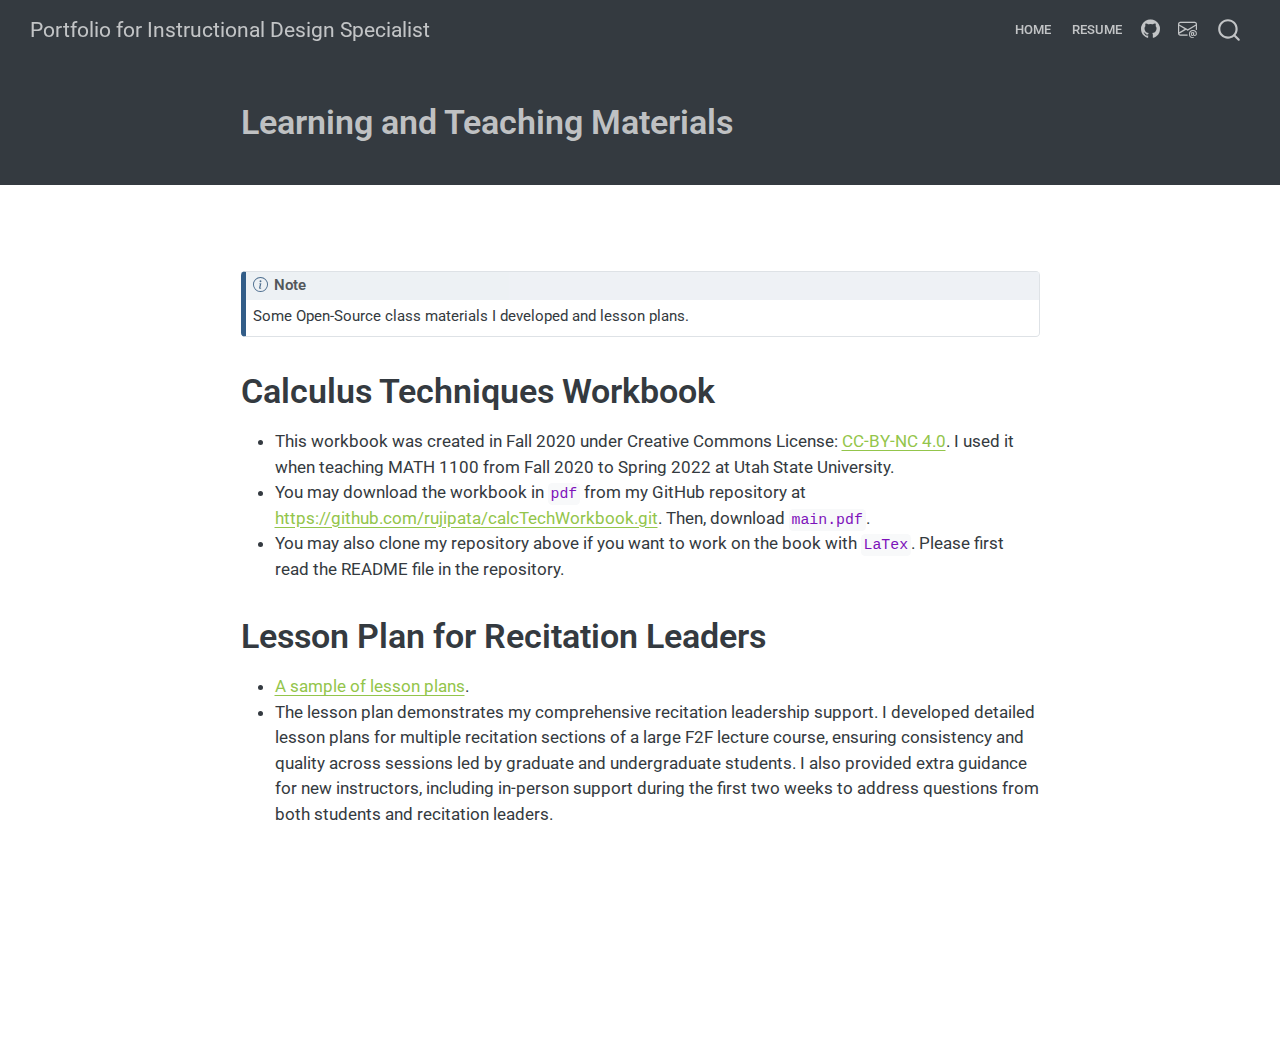
<file: docs/posts/materialsOER/index.html>
<!DOCTYPE html>
<html xmlns="http://www.w3.org/1999/xhtml" lang="en" xml:lang="en"><head>

<meta charset="utf-8">
<meta name="generator" content="quarto-1.6.40">

<meta name="viewport" content="width=device-width, initial-scale=1.0, user-scalable=yes">


<title>Learning and Teaching Materials – Portfolio for Instructional Design Specialist</title>
<style>
code{white-space: pre-wrap;}
span.smallcaps{font-variant: small-caps;}
div.columns{display: flex; gap: min(4vw, 1.5em);}
div.column{flex: auto; overflow-x: auto;}
div.hanging-indent{margin-left: 1.5em; text-indent: -1.5em;}
ul.task-list{list-style: none;}
ul.task-list li input[type="checkbox"] {
  width: 0.8em;
  margin: 0 0.8em 0.2em -1em; /* quarto-specific, see https://github.com/quarto-dev/quarto-cli/issues/4556 */ 
  vertical-align: middle;
}
</style>


<script src="../../site_libs/quarto-nav/quarto-nav.js"></script>
<script src="../../site_libs/quarto-nav/headroom.min.js"></script>
<script src="../../site_libs/clipboard/clipboard.min.js"></script>
<script src="../../site_libs/quarto-search/autocomplete.umd.js"></script>
<script src="../../site_libs/quarto-search/fuse.min.js"></script>
<script src="../../site_libs/quarto-search/quarto-search.js"></script>
<meta name="quarto:offset" content="../../">
<script src="../../site_libs/quarto-html/quarto.js"></script>
<script src="../../site_libs/quarto-html/popper.min.js"></script>
<script src="../../site_libs/quarto-html/tippy.umd.min.js"></script>
<script src="../../site_libs/quarto-html/anchor.min.js"></script>
<link href="../../site_libs/quarto-html/tippy.css" rel="stylesheet">
<link href="../../site_libs/quarto-html/quarto-syntax-highlighting-549806ee2085284f45b00abea8c6df48.css" rel="stylesheet" id="quarto-text-highlighting-styles">
<script src="../../site_libs/bootstrap/bootstrap.min.js"></script>
<link href="../../site_libs/bootstrap/bootstrap-icons.css" rel="stylesheet">
<link href="../../site_libs/bootstrap/bootstrap-7ad6542725e80d1433b1f8ee26c2a1fc.min.css" rel="stylesheet" append-hash="true" id="quarto-bootstrap" data-mode="light">
<script id="quarto-search-options" type="application/json">{
  "location": "navbar",
  "copy-button": false,
  "collapse-after": 3,
  "panel-placement": "end",
  "type": "overlay",
  "limit": 50,
  "keyboard-shortcut": [
    "f",
    "/",
    "s"
  ],
  "show-item-context": false,
  "language": {
    "search-no-results-text": "No results",
    "search-matching-documents-text": "matching documents",
    "search-copy-link-title": "Copy link to search",
    "search-hide-matches-text": "Hide additional matches",
    "search-more-match-text": "more match in this document",
    "search-more-matches-text": "more matches in this document",
    "search-clear-button-title": "Clear",
    "search-text-placeholder": "",
    "search-detached-cancel-button-title": "Cancel",
    "search-submit-button-title": "Submit",
    "search-label": "Search"
  }
}</script>


<link rel="stylesheet" href="../../styles.css">
</head>

<body class="nav-fixed fullcontent">

<div id="quarto-search-results"></div>
  <header id="quarto-header" class="headroom fixed-top quarto-banner">
    <nav class="navbar navbar-expand-lg " data-bs-theme="dark">
      <div class="navbar-container container-fluid">
      <div class="navbar-brand-container mx-auto">
    <a class="navbar-brand" href="../../index.html">
    <span class="navbar-title">Portfolio for Instructional Design Specialist</span>
    </a>
  </div>
            <div id="quarto-search" class="" title="Search"></div>
          <button class="navbar-toggler" type="button" data-bs-toggle="collapse" data-bs-target="#navbarCollapse" aria-controls="navbarCollapse" role="menu" aria-expanded="false" aria-label="Toggle navigation" onclick="if (window.quartoToggleHeadroom) { window.quartoToggleHeadroom(); }">
  <span class="navbar-toggler-icon"></span>
</button>
          <div class="collapse navbar-collapse" id="navbarCollapse">
            <ul class="navbar-nav navbar-nav-scroll ms-auto">
  <li class="nav-item">
    <a class="nav-link" href="../../index.html"> 
<span class="menu-text">Home</span></a>
  </li>  
  <li class="nav-item">
    <a class="nav-link" href="../../about.html"> 
<span class="menu-text">Resume</span></a>
  </li>  
  <li class="nav-item compact">
    <a class="nav-link" href="https://github.com/"> <i class="bi bi-github" role="img">
</i> 
<span class="menu-text"></span></a>
  </li>  
  <li class="nav-item compact">
    <a class="nav-link" href="mailto:rujirawatpata@gmail.com"> <i class="bi bi-envelope-at" role="img">
</i> 
<span class="menu-text"></span></a>
  </li>  
</ul>
          </div> <!-- /navcollapse -->
            <div class="quarto-navbar-tools">
</div>
      </div> <!-- /container-fluid -->
    </nav>
</header>
<!-- content -->
<header id="title-block-header" class="quarto-title-block default page-columns page-full">
  <div class="quarto-title-banner page-columns page-full">
    <div class="quarto-title column-body">
      <h1 class="title">Learning and Teaching Materials</h1>
                      </div>
  </div>
    
  
  <div class="quarto-title-meta">

      
    
      
    </div>
    
  
  </header><div id="quarto-content" class="quarto-container page-columns page-rows-contents page-layout-article page-navbar">
<!-- sidebar -->
<!-- margin-sidebar -->
    
<!-- main -->
<main class="content quarto-banner-title-block" id="quarto-document-content">





<div class="callout callout-style-default callout-note callout-titled">
<div class="callout-header d-flex align-content-center">
<div class="callout-icon-container">
<i class="callout-icon"></i>
</div>
<div class="callout-title-container flex-fill">
Note
</div>
</div>
<div class="callout-body-container callout-body">
<p>Some Open-Source class materials I developed and lesson plans.</p>
</div>
</div>
<section id="calculus-techniques-workbook" class="level1">
<h1>Calculus Techniques Workbook</h1>
<ul>
<li>This workbook was created in Fall 2020 under Creative Commons License: <a href="https://creativecommons.org/licenses/by-nc/4.0/">CC-BY-NC 4.0</a>. I used it when teaching MATH 1100 from Fall 2020 to Spring 2022 at Utah State University.</li>
<li>You may download the workbook in <code>pdf</code> from my GitHub repository at <a href="https://github.com/rujipata/calcTechWorkbook.git">https://github.com/rujipata/calcTechWorkbook.git</a>. Then, download <code>main.pdf</code>.</li>
<li>You may also clone my repository above if you want to work on the book with <code>LaTex</code>. Please first read the README file in the repository.</li>
</ul>
</section>
<section id="lesson-plan-for-recitation-leaders" class="level1">
<h1>Lesson Plan for Recitation Leaders</h1>
<ul>
<li><a href="Recitation01172023.pdf">A sample of lesson plans</a>.</li>
<li>The lesson plan demonstrates my comprehensive recitation leadership support. I developed detailed lesson plans for multiple recitation sections of a large F2F lecture course, ensuring consistency and quality across sessions led by graduate and undergraduate students. I also provided extra guidance for new instructors, including in-person support during the first two weeks to address questions from both students and recitation leaders.</li>
</ul>
<!---For a large F2F lecture at USU, there are multiple recitation sections being led by either graduate students or undergrad students under my supervision. To maintain consistency and quality of class materials and information being delivered to students, I provided lesson plans including detailed instructions and advise to my recitation leaders. This sample is quite longer than average since it was for the second recitation meeting with a lot of new information flying around. Some recitation leaders were brand new in teaching and they needed some extra support, supervision and advise. For the first two weeks, I visited all recitation sessions and helped answer any questions either students and recitation leaders might have.--->


</section>

</main> <!-- /main -->
<script id="quarto-html-after-body" type="application/javascript">
window.document.addEventListener("DOMContentLoaded", function (event) {
  const toggleBodyColorMode = (bsSheetEl) => {
    const mode = bsSheetEl.getAttribute("data-mode");
    const bodyEl = window.document.querySelector("body");
    if (mode === "dark") {
      bodyEl.classList.add("quarto-dark");
      bodyEl.classList.remove("quarto-light");
    } else {
      bodyEl.classList.add("quarto-light");
      bodyEl.classList.remove("quarto-dark");
    }
  }
  const toggleBodyColorPrimary = () => {
    const bsSheetEl = window.document.querySelector("link#quarto-bootstrap");
    if (bsSheetEl) {
      toggleBodyColorMode(bsSheetEl);
    }
  }
  toggleBodyColorPrimary();  
  const icon = "";
  const anchorJS = new window.AnchorJS();
  anchorJS.options = {
    placement: 'right',
    icon: icon
  };
  anchorJS.add('.anchored');
  const isCodeAnnotation = (el) => {
    for (const clz of el.classList) {
      if (clz.startsWith('code-annotation-')) {                     
        return true;
      }
    }
    return false;
  }
  const onCopySuccess = function(e) {
    // button target
    const button = e.trigger;
    // don't keep focus
    button.blur();
    // flash "checked"
    button.classList.add('code-copy-button-checked');
    var currentTitle = button.getAttribute("title");
    button.setAttribute("title", "Copied!");
    let tooltip;
    if (window.bootstrap) {
      button.setAttribute("data-bs-toggle", "tooltip");
      button.setAttribute("data-bs-placement", "left");
      button.setAttribute("data-bs-title", "Copied!");
      tooltip = new bootstrap.Tooltip(button, 
        { trigger: "manual", 
          customClass: "code-copy-button-tooltip",
          offset: [0, -8]});
      tooltip.show();    
    }
    setTimeout(function() {
      if (tooltip) {
        tooltip.hide();
        button.removeAttribute("data-bs-title");
        button.removeAttribute("data-bs-toggle");
        button.removeAttribute("data-bs-placement");
      }
      button.setAttribute("title", currentTitle);
      button.classList.remove('code-copy-button-checked');
    }, 1000);
    // clear code selection
    e.clearSelection();
  }
  const getTextToCopy = function(trigger) {
      const codeEl = trigger.previousElementSibling.cloneNode(true);
      for (const childEl of codeEl.children) {
        if (isCodeAnnotation(childEl)) {
          childEl.remove();
        }
      }
      return codeEl.innerText;
  }
  const clipboard = new window.ClipboardJS('.code-copy-button:not([data-in-quarto-modal])', {
    text: getTextToCopy
  });
  clipboard.on('success', onCopySuccess);
  if (window.document.getElementById('quarto-embedded-source-code-modal')) {
    const clipboardModal = new window.ClipboardJS('.code-copy-button[data-in-quarto-modal]', {
      text: getTextToCopy,
      container: window.document.getElementById('quarto-embedded-source-code-modal')
    });
    clipboardModal.on('success', onCopySuccess);
  }
    var localhostRegex = new RegExp(/^(?:http|https):\/\/localhost\:?[0-9]*\//);
    var mailtoRegex = new RegExp(/^mailto:/);
      var filterRegex = new RegExp('/' + window.location.host + '/');
    var isInternal = (href) => {
        return filterRegex.test(href) || localhostRegex.test(href) || mailtoRegex.test(href);
    }
    // Inspect non-navigation links and adorn them if external
 	var links = window.document.querySelectorAll('a[href]:not(.nav-link):not(.navbar-brand):not(.toc-action):not(.sidebar-link):not(.sidebar-item-toggle):not(.pagination-link):not(.no-external):not([aria-hidden]):not(.dropdown-item):not(.quarto-navigation-tool):not(.about-link)');
    for (var i=0; i<links.length; i++) {
      const link = links[i];
      if (!isInternal(link.href)) {
        // undo the damage that might have been done by quarto-nav.js in the case of
        // links that we want to consider external
        if (link.dataset.originalHref !== undefined) {
          link.href = link.dataset.originalHref;
        }
      }
    }
  function tippyHover(el, contentFn, onTriggerFn, onUntriggerFn) {
    const config = {
      allowHTML: true,
      maxWidth: 500,
      delay: 100,
      arrow: false,
      appendTo: function(el) {
          return el.parentElement;
      },
      interactive: true,
      interactiveBorder: 10,
      theme: 'quarto',
      placement: 'bottom-start',
    };
    if (contentFn) {
      config.content = contentFn;
    }
    if (onTriggerFn) {
      config.onTrigger = onTriggerFn;
    }
    if (onUntriggerFn) {
      config.onUntrigger = onUntriggerFn;
    }
    window.tippy(el, config); 
  }
  const noterefs = window.document.querySelectorAll('a[role="doc-noteref"]');
  for (var i=0; i<noterefs.length; i++) {
    const ref = noterefs[i];
    tippyHover(ref, function() {
      // use id or data attribute instead here
      let href = ref.getAttribute('data-footnote-href') || ref.getAttribute('href');
      try { href = new URL(href).hash; } catch {}
      const id = href.replace(/^#\/?/, "");
      const note = window.document.getElementById(id);
      if (note) {
        return note.innerHTML;
      } else {
        return "";
      }
    });
  }
  const xrefs = window.document.querySelectorAll('a.quarto-xref');
  const processXRef = (id, note) => {
    // Strip column container classes
    const stripColumnClz = (el) => {
      el.classList.remove("page-full", "page-columns");
      if (el.children) {
        for (const child of el.children) {
          stripColumnClz(child);
        }
      }
    }
    stripColumnClz(note)
    if (id === null || id.startsWith('sec-')) {
      // Special case sections, only their first couple elements
      const container = document.createElement("div");
      if (note.children && note.children.length > 2) {
        container.appendChild(note.children[0].cloneNode(true));
        for (let i = 1; i < note.children.length; i++) {
          const child = note.children[i];
          if (child.tagName === "P" && child.innerText === "") {
            continue;
          } else {
            container.appendChild(child.cloneNode(true));
            break;
          }
        }
        if (window.Quarto?.typesetMath) {
          window.Quarto.typesetMath(container);
        }
        return container.innerHTML
      } else {
        if (window.Quarto?.typesetMath) {
          window.Quarto.typesetMath(note);
        }
        return note.innerHTML;
      }
    } else {
      // Remove any anchor links if they are present
      const anchorLink = note.querySelector('a.anchorjs-link');
      if (anchorLink) {
        anchorLink.remove();
      }
      if (window.Quarto?.typesetMath) {
        window.Quarto.typesetMath(note);
      }
      if (note.classList.contains("callout")) {
        return note.outerHTML;
      } else {
        return note.innerHTML;
      }
    }
  }
  for (var i=0; i<xrefs.length; i++) {
    const xref = xrefs[i];
    tippyHover(xref, undefined, function(instance) {
      instance.disable();
      let url = xref.getAttribute('href');
      let hash = undefined; 
      if (url.startsWith('#')) {
        hash = url;
      } else {
        try { hash = new URL(url).hash; } catch {}
      }
      if (hash) {
        const id = hash.replace(/^#\/?/, "");
        const note = window.document.getElementById(id);
        if (note !== null) {
          try {
            const html = processXRef(id, note.cloneNode(true));
            instance.setContent(html);
          } finally {
            instance.enable();
            instance.show();
          }
        } else {
          // See if we can fetch this
          fetch(url.split('#')[0])
          .then(res => res.text())
          .then(html => {
            const parser = new DOMParser();
            const htmlDoc = parser.parseFromString(html, "text/html");
            const note = htmlDoc.getElementById(id);
            if (note !== null) {
              const html = processXRef(id, note);
              instance.setContent(html);
            } 
          }).finally(() => {
            instance.enable();
            instance.show();
          });
        }
      } else {
        // See if we can fetch a full url (with no hash to target)
        // This is a special case and we should probably do some content thinning / targeting
        fetch(url)
        .then(res => res.text())
        .then(html => {
          const parser = new DOMParser();
          const htmlDoc = parser.parseFromString(html, "text/html");
          const note = htmlDoc.querySelector('main.content');
          if (note !== null) {
            // This should only happen for chapter cross references
            // (since there is no id in the URL)
            // remove the first header
            if (note.children.length > 0 && note.children[0].tagName === "HEADER") {
              note.children[0].remove();
            }
            const html = processXRef(null, note);
            instance.setContent(html);
          } 
        }).finally(() => {
          instance.enable();
          instance.show();
        });
      }
    }, function(instance) {
    });
  }
      let selectedAnnoteEl;
      const selectorForAnnotation = ( cell, annotation) => {
        let cellAttr = 'data-code-cell="' + cell + '"';
        let lineAttr = 'data-code-annotation="' +  annotation + '"';
        const selector = 'span[' + cellAttr + '][' + lineAttr + ']';
        return selector;
      }
      const selectCodeLines = (annoteEl) => {
        const doc = window.document;
        const targetCell = annoteEl.getAttribute("data-target-cell");
        const targetAnnotation = annoteEl.getAttribute("data-target-annotation");
        const annoteSpan = window.document.querySelector(selectorForAnnotation(targetCell, targetAnnotation));
        const lines = annoteSpan.getAttribute("data-code-lines").split(",");
        const lineIds = lines.map((line) => {
          return targetCell + "-" + line;
        })
        let top = null;
        let height = null;
        let parent = null;
        if (lineIds.length > 0) {
            //compute the position of the single el (top and bottom and make a div)
            const el = window.document.getElementById(lineIds[0]);
            top = el.offsetTop;
            height = el.offsetHeight;
            parent = el.parentElement.parentElement;
          if (lineIds.length > 1) {
            const lastEl = window.document.getElementById(lineIds[lineIds.length - 1]);
            const bottom = lastEl.offsetTop + lastEl.offsetHeight;
            height = bottom - top;
          }
          if (top !== null && height !== null && parent !== null) {
            // cook up a div (if necessary) and position it 
            let div = window.document.getElementById("code-annotation-line-highlight");
            if (div === null) {
              div = window.document.createElement("div");
              div.setAttribute("id", "code-annotation-line-highlight");
              div.style.position = 'absolute';
              parent.appendChild(div);
            }
            div.style.top = top - 2 + "px";
            div.style.height = height + 4 + "px";
            div.style.left = 0;
            let gutterDiv = window.document.getElementById("code-annotation-line-highlight-gutter");
            if (gutterDiv === null) {
              gutterDiv = window.document.createElement("div");
              gutterDiv.setAttribute("id", "code-annotation-line-highlight-gutter");
              gutterDiv.style.position = 'absolute';
              const codeCell = window.document.getElementById(targetCell);
              const gutter = codeCell.querySelector('.code-annotation-gutter');
              gutter.appendChild(gutterDiv);
            }
            gutterDiv.style.top = top - 2 + "px";
            gutterDiv.style.height = height + 4 + "px";
          }
          selectedAnnoteEl = annoteEl;
        }
      };
      const unselectCodeLines = () => {
        const elementsIds = ["code-annotation-line-highlight", "code-annotation-line-highlight-gutter"];
        elementsIds.forEach((elId) => {
          const div = window.document.getElementById(elId);
          if (div) {
            div.remove();
          }
        });
        selectedAnnoteEl = undefined;
      };
        // Handle positioning of the toggle
    window.addEventListener(
      "resize",
      throttle(() => {
        elRect = undefined;
        if (selectedAnnoteEl) {
          selectCodeLines(selectedAnnoteEl);
        }
      }, 10)
    );
    function throttle(fn, ms) {
    let throttle = false;
    let timer;
      return (...args) => {
        if(!throttle) { // first call gets through
            fn.apply(this, args);
            throttle = true;
        } else { // all the others get throttled
            if(timer) clearTimeout(timer); // cancel #2
            timer = setTimeout(() => {
              fn.apply(this, args);
              timer = throttle = false;
            }, ms);
        }
      };
    }
      // Attach click handler to the DT
      const annoteDls = window.document.querySelectorAll('dt[data-target-cell]');
      for (const annoteDlNode of annoteDls) {
        annoteDlNode.addEventListener('click', (event) => {
          const clickedEl = event.target;
          if (clickedEl !== selectedAnnoteEl) {
            unselectCodeLines();
            const activeEl = window.document.querySelector('dt[data-target-cell].code-annotation-active');
            if (activeEl) {
              activeEl.classList.remove('code-annotation-active');
            }
            selectCodeLines(clickedEl);
            clickedEl.classList.add('code-annotation-active');
          } else {
            // Unselect the line
            unselectCodeLines();
            clickedEl.classList.remove('code-annotation-active');
          }
        });
      }
  const findCites = (el) => {
    const parentEl = el.parentElement;
    if (parentEl) {
      const cites = parentEl.dataset.cites;
      if (cites) {
        return {
          el,
          cites: cites.split(' ')
        };
      } else {
        return findCites(el.parentElement)
      }
    } else {
      return undefined;
    }
  };
  var bibliorefs = window.document.querySelectorAll('a[role="doc-biblioref"]');
  for (var i=0; i<bibliorefs.length; i++) {
    const ref = bibliorefs[i];
    const citeInfo = findCites(ref);
    if (citeInfo) {
      tippyHover(citeInfo.el, function() {
        var popup = window.document.createElement('div');
        citeInfo.cites.forEach(function(cite) {
          var citeDiv = window.document.createElement('div');
          citeDiv.classList.add('hanging-indent');
          citeDiv.classList.add('csl-entry');
          var biblioDiv = window.document.getElementById('ref-' + cite);
          if (biblioDiv) {
            citeDiv.innerHTML = biblioDiv.innerHTML;
          }
          popup.appendChild(citeDiv);
        });
        return popup.innerHTML;
      });
    }
  }
});
</script>
</div> <!-- /content -->




</body></html>
</file>
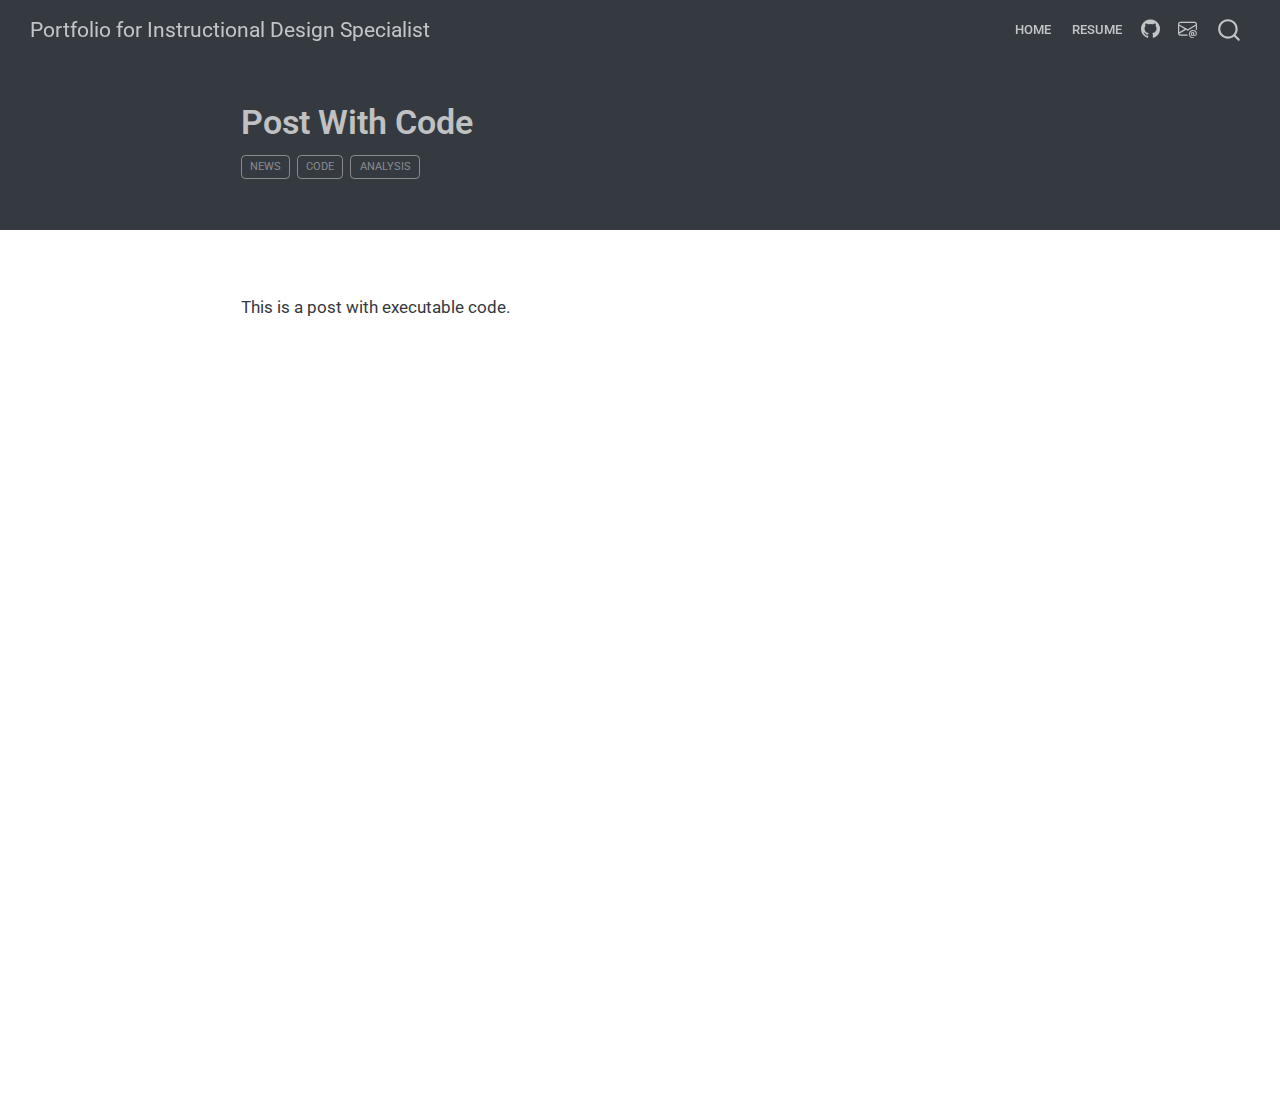
<file: docs/posts/post-with-code/index.html>
<!DOCTYPE html>
<html xmlns="http://www.w3.org/1999/xhtml" lang="en" xml:lang="en"><head>

<meta charset="utf-8">
<meta name="generator" content="quarto-1.6.40">

<meta name="viewport" content="width=device-width, initial-scale=1.0, user-scalable=yes">


<title>Post With Code – Portfolio for Instructional Design Specialist</title>
<style>
code{white-space: pre-wrap;}
span.smallcaps{font-variant: small-caps;}
div.columns{display: flex; gap: min(4vw, 1.5em);}
div.column{flex: auto; overflow-x: auto;}
div.hanging-indent{margin-left: 1.5em; text-indent: -1.5em;}
ul.task-list{list-style: none;}
ul.task-list li input[type="checkbox"] {
  width: 0.8em;
  margin: 0 0.8em 0.2em -1em; /* quarto-specific, see https://github.com/quarto-dev/quarto-cli/issues/4556 */ 
  vertical-align: middle;
}
</style>


<script src="../../site_libs/quarto-nav/quarto-nav.js"></script>
<script src="../../site_libs/quarto-nav/headroom.min.js"></script>
<script src="../../site_libs/clipboard/clipboard.min.js"></script>
<script src="../../site_libs/quarto-search/autocomplete.umd.js"></script>
<script src="../../site_libs/quarto-search/fuse.min.js"></script>
<script src="../../site_libs/quarto-search/quarto-search.js"></script>
<meta name="quarto:offset" content="../../">
<script src="../../site_libs/quarto-html/quarto.js"></script>
<script src="../../site_libs/quarto-html/popper.min.js"></script>
<script src="../../site_libs/quarto-html/tippy.umd.min.js"></script>
<script src="../../site_libs/quarto-html/anchor.min.js"></script>
<link href="../../site_libs/quarto-html/tippy.css" rel="stylesheet">
<link href="../../site_libs/quarto-html/quarto-syntax-highlighting-549806ee2085284f45b00abea8c6df48.css" rel="stylesheet" id="quarto-text-highlighting-styles">
<script src="../../site_libs/bootstrap/bootstrap.min.js"></script>
<link href="../../site_libs/bootstrap/bootstrap-icons.css" rel="stylesheet">
<link href="../../site_libs/bootstrap/bootstrap-7ad6542725e80d1433b1f8ee26c2a1fc.min.css" rel="stylesheet" append-hash="true" id="quarto-bootstrap" data-mode="light">
<script id="quarto-search-options" type="application/json">{
  "location": "navbar",
  "copy-button": false,
  "collapse-after": 3,
  "panel-placement": "end",
  "type": "overlay",
  "limit": 50,
  "keyboard-shortcut": [
    "f",
    "/",
    "s"
  ],
  "show-item-context": false,
  "language": {
    "search-no-results-text": "No results",
    "search-matching-documents-text": "matching documents",
    "search-copy-link-title": "Copy link to search",
    "search-hide-matches-text": "Hide additional matches",
    "search-more-match-text": "more match in this document",
    "search-more-matches-text": "more matches in this document",
    "search-clear-button-title": "Clear",
    "search-text-placeholder": "",
    "search-detached-cancel-button-title": "Cancel",
    "search-submit-button-title": "Submit",
    "search-label": "Search"
  }
}</script>


<link rel="stylesheet" href="../../styles.css">
</head>

<body class="nav-fixed fullcontent">

<div id="quarto-search-results"></div>
  <header id="quarto-header" class="headroom fixed-top quarto-banner">
    <nav class="navbar navbar-expand-lg " data-bs-theme="dark">
      <div class="navbar-container container-fluid">
      <div class="navbar-brand-container mx-auto">
    <a class="navbar-brand" href="../../index.html">
    <span class="navbar-title">Portfolio for Instructional Design Specialist</span>
    </a>
  </div>
            <div id="quarto-search" class="" title="Search"></div>
          <button class="navbar-toggler" type="button" data-bs-toggle="collapse" data-bs-target="#navbarCollapse" aria-controls="navbarCollapse" role="menu" aria-expanded="false" aria-label="Toggle navigation" onclick="if (window.quartoToggleHeadroom) { window.quartoToggleHeadroom(); }">
  <span class="navbar-toggler-icon"></span>
</button>
          <div class="collapse navbar-collapse" id="navbarCollapse">
            <ul class="navbar-nav navbar-nav-scroll ms-auto">
  <li class="nav-item">
    <a class="nav-link" href="../../index.html"> 
<span class="menu-text">Home</span></a>
  </li>  
  <li class="nav-item">
    <a class="nav-link" href="../../about.html"> 
<span class="menu-text">Resume</span></a>
  </li>  
  <li class="nav-item compact">
    <a class="nav-link" href="https://github.com/"> <i class="bi bi-github" role="img">
</i> 
<span class="menu-text"></span></a>
  </li>  
  <li class="nav-item compact">
    <a class="nav-link" href="mailto:rujirawatpata@gmail.com"> <i class="bi bi-envelope-at" role="img">
</i> 
<span class="menu-text"></span></a>
  </li>  
</ul>
          </div> <!-- /navcollapse -->
            <div class="quarto-navbar-tools">
</div>
      </div> <!-- /container-fluid -->
    </nav>
</header>
<!-- content -->
<header id="title-block-header" class="quarto-title-block default page-columns page-full">
  <div class="quarto-title-banner page-columns page-full">
    <div class="quarto-title column-body">
      <h1 class="title">Post With Code</h1>
                                <div class="quarto-categories">
                <div class="quarto-category">news</div>
                <div class="quarto-category">code</div>
                <div class="quarto-category">analysis</div>
              </div>
                  </div>
  </div>
    
  
  <div class="quarto-title-meta">

      
    
      
    </div>
    
  
  </header><div id="quarto-content" class="quarto-container page-columns page-rows-contents page-layout-article page-navbar">
<!-- sidebar -->
<!-- margin-sidebar -->
    
<!-- main -->
<main class="content quarto-banner-title-block" id="quarto-document-content">





<p>This is a post with executable code.</p>



</main> <!-- /main -->
<script id="quarto-html-after-body" type="application/javascript">
window.document.addEventListener("DOMContentLoaded", function (event) {
  const toggleBodyColorMode = (bsSheetEl) => {
    const mode = bsSheetEl.getAttribute("data-mode");
    const bodyEl = window.document.querySelector("body");
    if (mode === "dark") {
      bodyEl.classList.add("quarto-dark");
      bodyEl.classList.remove("quarto-light");
    } else {
      bodyEl.classList.add("quarto-light");
      bodyEl.classList.remove("quarto-dark");
    }
  }
  const toggleBodyColorPrimary = () => {
    const bsSheetEl = window.document.querySelector("link#quarto-bootstrap");
    if (bsSheetEl) {
      toggleBodyColorMode(bsSheetEl);
    }
  }
  toggleBodyColorPrimary();  
  const icon = "";
  const anchorJS = new window.AnchorJS();
  anchorJS.options = {
    placement: 'right',
    icon: icon
  };
  anchorJS.add('.anchored');
  const isCodeAnnotation = (el) => {
    for (const clz of el.classList) {
      if (clz.startsWith('code-annotation-')) {                     
        return true;
      }
    }
    return false;
  }
  const onCopySuccess = function(e) {
    // button target
    const button = e.trigger;
    // don't keep focus
    button.blur();
    // flash "checked"
    button.classList.add('code-copy-button-checked');
    var currentTitle = button.getAttribute("title");
    button.setAttribute("title", "Copied!");
    let tooltip;
    if (window.bootstrap) {
      button.setAttribute("data-bs-toggle", "tooltip");
      button.setAttribute("data-bs-placement", "left");
      button.setAttribute("data-bs-title", "Copied!");
      tooltip = new bootstrap.Tooltip(button, 
        { trigger: "manual", 
          customClass: "code-copy-button-tooltip",
          offset: [0, -8]});
      tooltip.show();    
    }
    setTimeout(function() {
      if (tooltip) {
        tooltip.hide();
        button.removeAttribute("data-bs-title");
        button.removeAttribute("data-bs-toggle");
        button.removeAttribute("data-bs-placement");
      }
      button.setAttribute("title", currentTitle);
      button.classList.remove('code-copy-button-checked');
    }, 1000);
    // clear code selection
    e.clearSelection();
  }
  const getTextToCopy = function(trigger) {
      const codeEl = trigger.previousElementSibling.cloneNode(true);
      for (const childEl of codeEl.children) {
        if (isCodeAnnotation(childEl)) {
          childEl.remove();
        }
      }
      return codeEl.innerText;
  }
  const clipboard = new window.ClipboardJS('.code-copy-button:not([data-in-quarto-modal])', {
    text: getTextToCopy
  });
  clipboard.on('success', onCopySuccess);
  if (window.document.getElementById('quarto-embedded-source-code-modal')) {
    const clipboardModal = new window.ClipboardJS('.code-copy-button[data-in-quarto-modal]', {
      text: getTextToCopy,
      container: window.document.getElementById('quarto-embedded-source-code-modal')
    });
    clipboardModal.on('success', onCopySuccess);
  }
    var localhostRegex = new RegExp(/^(?:http|https):\/\/localhost\:?[0-9]*\//);
    var mailtoRegex = new RegExp(/^mailto:/);
      var filterRegex = new RegExp('/' + window.location.host + '/');
    var isInternal = (href) => {
        return filterRegex.test(href) || localhostRegex.test(href) || mailtoRegex.test(href);
    }
    // Inspect non-navigation links and adorn them if external
 	var links = window.document.querySelectorAll('a[href]:not(.nav-link):not(.navbar-brand):not(.toc-action):not(.sidebar-link):not(.sidebar-item-toggle):not(.pagination-link):not(.no-external):not([aria-hidden]):not(.dropdown-item):not(.quarto-navigation-tool):not(.about-link)');
    for (var i=0; i<links.length; i++) {
      const link = links[i];
      if (!isInternal(link.href)) {
        // undo the damage that might have been done by quarto-nav.js in the case of
        // links that we want to consider external
        if (link.dataset.originalHref !== undefined) {
          link.href = link.dataset.originalHref;
        }
      }
    }
  function tippyHover(el, contentFn, onTriggerFn, onUntriggerFn) {
    const config = {
      allowHTML: true,
      maxWidth: 500,
      delay: 100,
      arrow: false,
      appendTo: function(el) {
          return el.parentElement;
      },
      interactive: true,
      interactiveBorder: 10,
      theme: 'quarto',
      placement: 'bottom-start',
    };
    if (contentFn) {
      config.content = contentFn;
    }
    if (onTriggerFn) {
      config.onTrigger = onTriggerFn;
    }
    if (onUntriggerFn) {
      config.onUntrigger = onUntriggerFn;
    }
    window.tippy(el, config); 
  }
  const noterefs = window.document.querySelectorAll('a[role="doc-noteref"]');
  for (var i=0; i<noterefs.length; i++) {
    const ref = noterefs[i];
    tippyHover(ref, function() {
      // use id or data attribute instead here
      let href = ref.getAttribute('data-footnote-href') || ref.getAttribute('href');
      try { href = new URL(href).hash; } catch {}
      const id = href.replace(/^#\/?/, "");
      const note = window.document.getElementById(id);
      if (note) {
        return note.innerHTML;
      } else {
        return "";
      }
    });
  }
  const xrefs = window.document.querySelectorAll('a.quarto-xref');
  const processXRef = (id, note) => {
    // Strip column container classes
    const stripColumnClz = (el) => {
      el.classList.remove("page-full", "page-columns");
      if (el.children) {
        for (const child of el.children) {
          stripColumnClz(child);
        }
      }
    }
    stripColumnClz(note)
    if (id === null || id.startsWith('sec-')) {
      // Special case sections, only their first couple elements
      const container = document.createElement("div");
      if (note.children && note.children.length > 2) {
        container.appendChild(note.children[0].cloneNode(true));
        for (let i = 1; i < note.children.length; i++) {
          const child = note.children[i];
          if (child.tagName === "P" && child.innerText === "") {
            continue;
          } else {
            container.appendChild(child.cloneNode(true));
            break;
          }
        }
        if (window.Quarto?.typesetMath) {
          window.Quarto.typesetMath(container);
        }
        return container.innerHTML
      } else {
        if (window.Quarto?.typesetMath) {
          window.Quarto.typesetMath(note);
        }
        return note.innerHTML;
      }
    } else {
      // Remove any anchor links if they are present
      const anchorLink = note.querySelector('a.anchorjs-link');
      if (anchorLink) {
        anchorLink.remove();
      }
      if (window.Quarto?.typesetMath) {
        window.Quarto.typesetMath(note);
      }
      if (note.classList.contains("callout")) {
        return note.outerHTML;
      } else {
        return note.innerHTML;
      }
    }
  }
  for (var i=0; i<xrefs.length; i++) {
    const xref = xrefs[i];
    tippyHover(xref, undefined, function(instance) {
      instance.disable();
      let url = xref.getAttribute('href');
      let hash = undefined; 
      if (url.startsWith('#')) {
        hash = url;
      } else {
        try { hash = new URL(url).hash; } catch {}
      }
      if (hash) {
        const id = hash.replace(/^#\/?/, "");
        const note = window.document.getElementById(id);
        if (note !== null) {
          try {
            const html = processXRef(id, note.cloneNode(true));
            instance.setContent(html);
          } finally {
            instance.enable();
            instance.show();
          }
        } else {
          // See if we can fetch this
          fetch(url.split('#')[0])
          .then(res => res.text())
          .then(html => {
            const parser = new DOMParser();
            const htmlDoc = parser.parseFromString(html, "text/html");
            const note = htmlDoc.getElementById(id);
            if (note !== null) {
              const html = processXRef(id, note);
              instance.setContent(html);
            } 
          }).finally(() => {
            instance.enable();
            instance.show();
          });
        }
      } else {
        // See if we can fetch a full url (with no hash to target)
        // This is a special case and we should probably do some content thinning / targeting
        fetch(url)
        .then(res => res.text())
        .then(html => {
          const parser = new DOMParser();
          const htmlDoc = parser.parseFromString(html, "text/html");
          const note = htmlDoc.querySelector('main.content');
          if (note !== null) {
            // This should only happen for chapter cross references
            // (since there is no id in the URL)
            // remove the first header
            if (note.children.length > 0 && note.children[0].tagName === "HEADER") {
              note.children[0].remove();
            }
            const html = processXRef(null, note);
            instance.setContent(html);
          } 
        }).finally(() => {
          instance.enable();
          instance.show();
        });
      }
    }, function(instance) {
    });
  }
      let selectedAnnoteEl;
      const selectorForAnnotation = ( cell, annotation) => {
        let cellAttr = 'data-code-cell="' + cell + '"';
        let lineAttr = 'data-code-annotation="' +  annotation + '"';
        const selector = 'span[' + cellAttr + '][' + lineAttr + ']';
        return selector;
      }
      const selectCodeLines = (annoteEl) => {
        const doc = window.document;
        const targetCell = annoteEl.getAttribute("data-target-cell");
        const targetAnnotation = annoteEl.getAttribute("data-target-annotation");
        const annoteSpan = window.document.querySelector(selectorForAnnotation(targetCell, targetAnnotation));
        const lines = annoteSpan.getAttribute("data-code-lines").split(",");
        const lineIds = lines.map((line) => {
          return targetCell + "-" + line;
        })
        let top = null;
        let height = null;
        let parent = null;
        if (lineIds.length > 0) {
            //compute the position of the single el (top and bottom and make a div)
            const el = window.document.getElementById(lineIds[0]);
            top = el.offsetTop;
            height = el.offsetHeight;
            parent = el.parentElement.parentElement;
          if (lineIds.length > 1) {
            const lastEl = window.document.getElementById(lineIds[lineIds.length - 1]);
            const bottom = lastEl.offsetTop + lastEl.offsetHeight;
            height = bottom - top;
          }
          if (top !== null && height !== null && parent !== null) {
            // cook up a div (if necessary) and position it 
            let div = window.document.getElementById("code-annotation-line-highlight");
            if (div === null) {
              div = window.document.createElement("div");
              div.setAttribute("id", "code-annotation-line-highlight");
              div.style.position = 'absolute';
              parent.appendChild(div);
            }
            div.style.top = top - 2 + "px";
            div.style.height = height + 4 + "px";
            div.style.left = 0;
            let gutterDiv = window.document.getElementById("code-annotation-line-highlight-gutter");
            if (gutterDiv === null) {
              gutterDiv = window.document.createElement("div");
              gutterDiv.setAttribute("id", "code-annotation-line-highlight-gutter");
              gutterDiv.style.position = 'absolute';
              const codeCell = window.document.getElementById(targetCell);
              const gutter = codeCell.querySelector('.code-annotation-gutter');
              gutter.appendChild(gutterDiv);
            }
            gutterDiv.style.top = top - 2 + "px";
            gutterDiv.style.height = height + 4 + "px";
          }
          selectedAnnoteEl = annoteEl;
        }
      };
      const unselectCodeLines = () => {
        const elementsIds = ["code-annotation-line-highlight", "code-annotation-line-highlight-gutter"];
        elementsIds.forEach((elId) => {
          const div = window.document.getElementById(elId);
          if (div) {
            div.remove();
          }
        });
        selectedAnnoteEl = undefined;
      };
        // Handle positioning of the toggle
    window.addEventListener(
      "resize",
      throttle(() => {
        elRect = undefined;
        if (selectedAnnoteEl) {
          selectCodeLines(selectedAnnoteEl);
        }
      }, 10)
    );
    function throttle(fn, ms) {
    let throttle = false;
    let timer;
      return (...args) => {
        if(!throttle) { // first call gets through
            fn.apply(this, args);
            throttle = true;
        } else { // all the others get throttled
            if(timer) clearTimeout(timer); // cancel #2
            timer = setTimeout(() => {
              fn.apply(this, args);
              timer = throttle = false;
            }, ms);
        }
      };
    }
      // Attach click handler to the DT
      const annoteDls = window.document.querySelectorAll('dt[data-target-cell]');
      for (const annoteDlNode of annoteDls) {
        annoteDlNode.addEventListener('click', (event) => {
          const clickedEl = event.target;
          if (clickedEl !== selectedAnnoteEl) {
            unselectCodeLines();
            const activeEl = window.document.querySelector('dt[data-target-cell].code-annotation-active');
            if (activeEl) {
              activeEl.classList.remove('code-annotation-active');
            }
            selectCodeLines(clickedEl);
            clickedEl.classList.add('code-annotation-active');
          } else {
            // Unselect the line
            unselectCodeLines();
            clickedEl.classList.remove('code-annotation-active');
          }
        });
      }
  const findCites = (el) => {
    const parentEl = el.parentElement;
    if (parentEl) {
      const cites = parentEl.dataset.cites;
      if (cites) {
        return {
          el,
          cites: cites.split(' ')
        };
      } else {
        return findCites(el.parentElement)
      }
    } else {
      return undefined;
    }
  };
  var bibliorefs = window.document.querySelectorAll('a[role="doc-biblioref"]');
  for (var i=0; i<bibliorefs.length; i++) {
    const ref = bibliorefs[i];
    const citeInfo = findCites(ref);
    if (citeInfo) {
      tippyHover(citeInfo.el, function() {
        var popup = window.document.createElement('div');
        citeInfo.cites.forEach(function(cite) {
          var citeDiv = window.document.createElement('div');
          citeDiv.classList.add('hanging-indent');
          citeDiv.classList.add('csl-entry');
          var biblioDiv = window.document.getElementById('ref-' + cite);
          if (biblioDiv) {
            citeDiv.innerHTML = biblioDiv.innerHTML;
          }
          popup.appendChild(citeDiv);
        });
        return popup.innerHTML;
      });
    }
  }
});
</script>
</div> <!-- /content -->




</body></html>
</file>
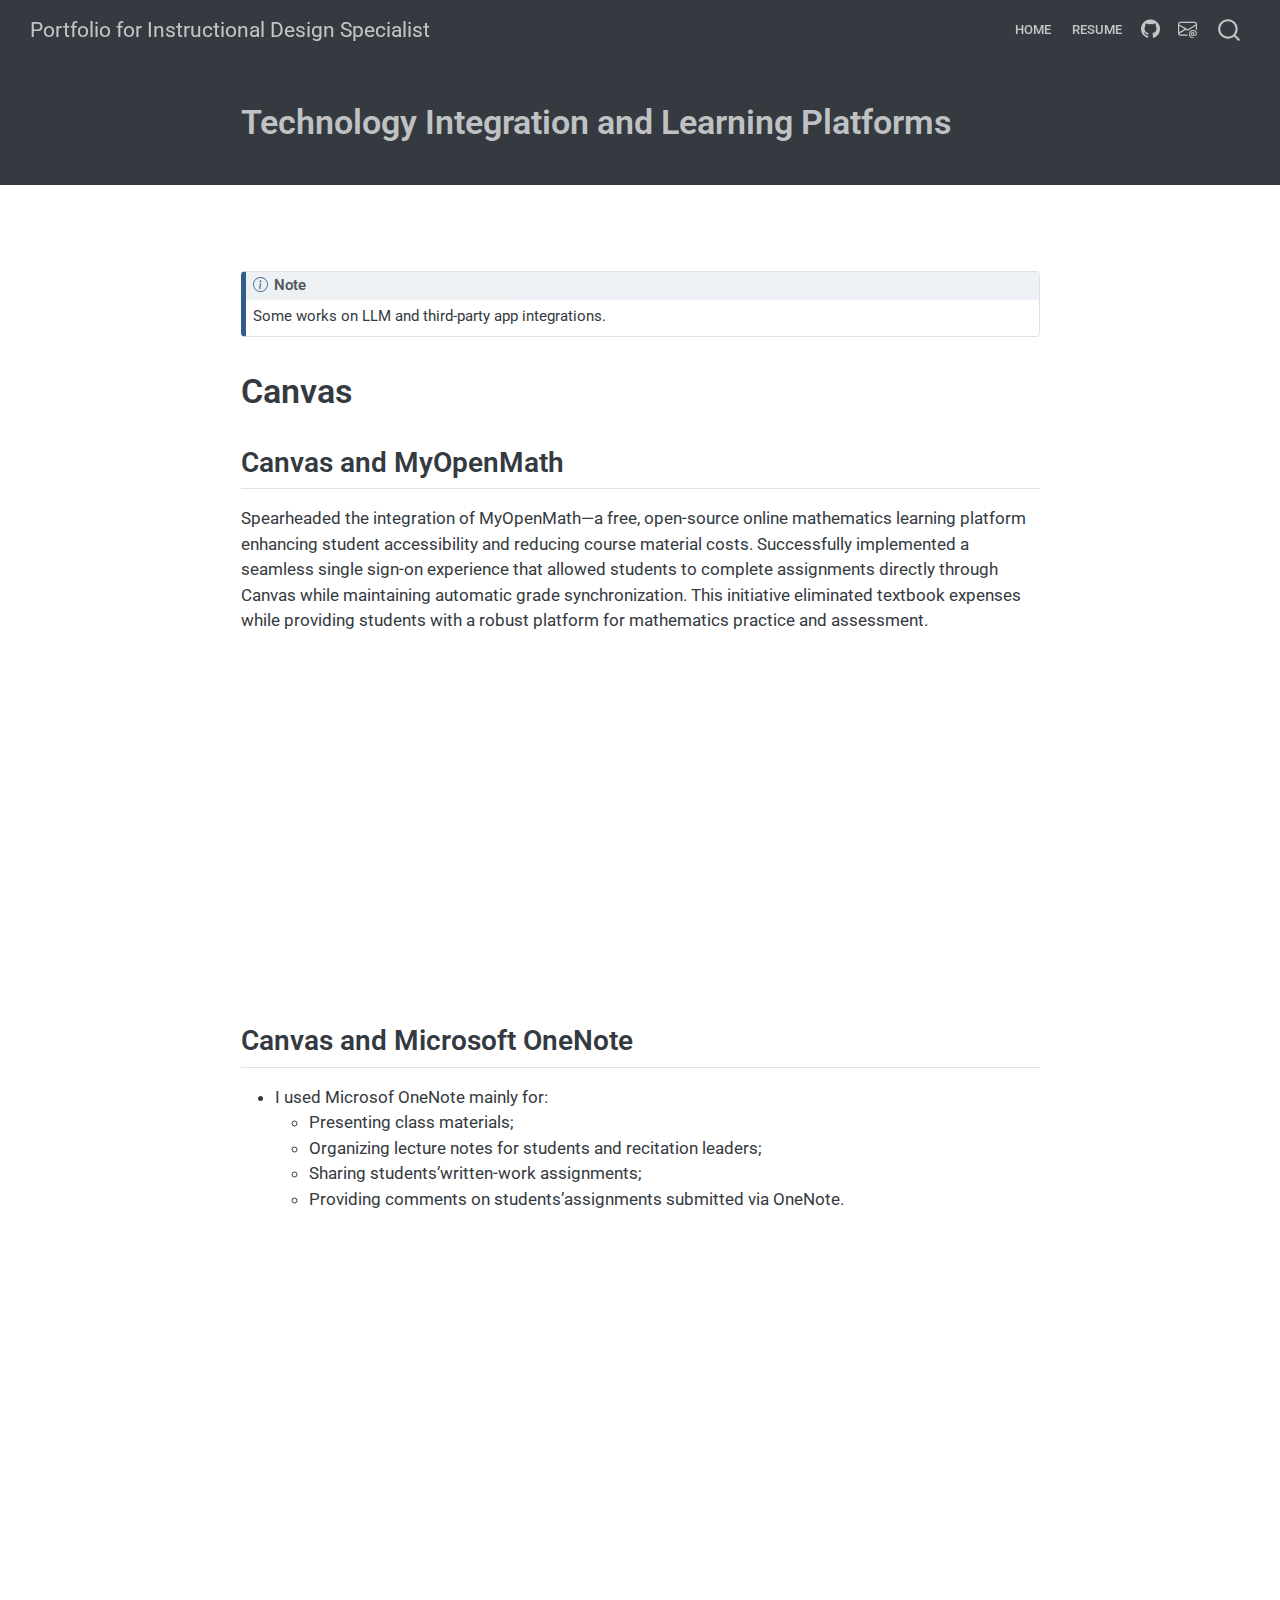
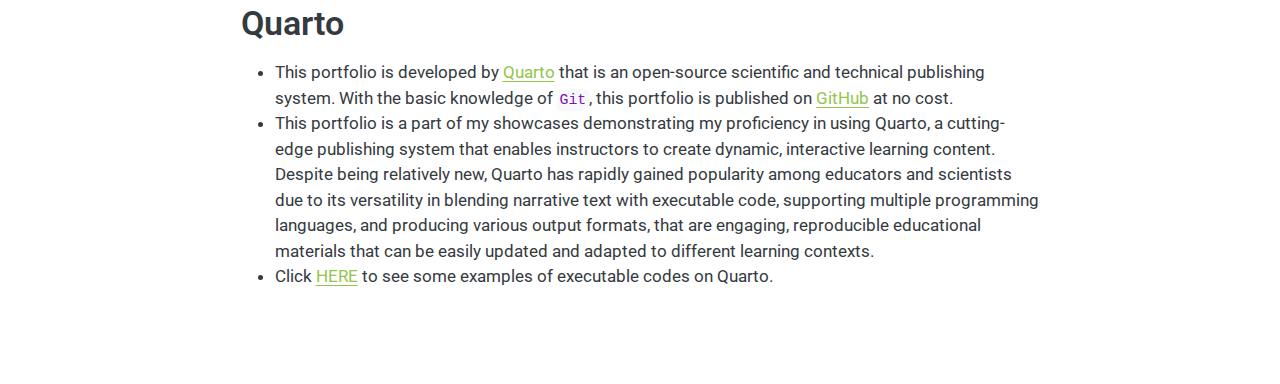
<file: docs/posts/techIntegration/index.html>
<!DOCTYPE html>
<html xmlns="http://www.w3.org/1999/xhtml" lang="en" xml:lang="en"><head>

<meta charset="utf-8">
<meta name="generator" content="quarto-1.6.40">

<meta name="viewport" content="width=device-width, initial-scale=1.0, user-scalable=yes">


<title>Technology Integration and Learning Platforms – Portfolio for Instructional Design Specialist</title>
<style>
code{white-space: pre-wrap;}
span.smallcaps{font-variant: small-caps;}
div.columns{display: flex; gap: min(4vw, 1.5em);}
div.column{flex: auto; overflow-x: auto;}
div.hanging-indent{margin-left: 1.5em; text-indent: -1.5em;}
ul.task-list{list-style: none;}
ul.task-list li input[type="checkbox"] {
  width: 0.8em;
  margin: 0 0.8em 0.2em -1em; /* quarto-specific, see https://github.com/quarto-dev/quarto-cli/issues/4556 */ 
  vertical-align: middle;
}
</style>


<script src="../../site_libs/quarto-nav/quarto-nav.js"></script>
<script src="../../site_libs/quarto-nav/headroom.min.js"></script>
<script src="../../site_libs/clipboard/clipboard.min.js"></script>
<script src="../../site_libs/quarto-search/autocomplete.umd.js"></script>
<script src="../../site_libs/quarto-search/fuse.min.js"></script>
<script src="../../site_libs/quarto-search/quarto-search.js"></script>
<meta name="quarto:offset" content="../../">
<script src="../../site_libs/quarto-html/quarto.js"></script>
<script src="../../site_libs/quarto-html/popper.min.js"></script>
<script src="../../site_libs/quarto-html/tippy.umd.min.js"></script>
<script src="../../site_libs/quarto-html/anchor.min.js"></script>
<link href="../../site_libs/quarto-html/tippy.css" rel="stylesheet">
<link href="../../site_libs/quarto-html/quarto-syntax-highlighting-549806ee2085284f45b00abea8c6df48.css" rel="stylesheet" id="quarto-text-highlighting-styles">
<script src="../../site_libs/bootstrap/bootstrap.min.js"></script>
<link href="../../site_libs/bootstrap/bootstrap-icons.css" rel="stylesheet">
<link href="../../site_libs/bootstrap/bootstrap-7ad6542725e80d1433b1f8ee26c2a1fc.min.css" rel="stylesheet" append-hash="true" id="quarto-bootstrap" data-mode="light">
<script id="quarto-search-options" type="application/json">{
  "location": "navbar",
  "copy-button": false,
  "collapse-after": 3,
  "panel-placement": "end",
  "type": "overlay",
  "limit": 50,
  "keyboard-shortcut": [
    "f",
    "/",
    "s"
  ],
  "show-item-context": false,
  "language": {
    "search-no-results-text": "No results",
    "search-matching-documents-text": "matching documents",
    "search-copy-link-title": "Copy link to search",
    "search-hide-matches-text": "Hide additional matches",
    "search-more-match-text": "more match in this document",
    "search-more-matches-text": "more matches in this document",
    "search-clear-button-title": "Clear",
    "search-text-placeholder": "",
    "search-detached-cancel-button-title": "Cancel",
    "search-submit-button-title": "Submit",
    "search-label": "Search"
  }
}</script>


<link rel="stylesheet" href="../../styles.css">
</head>

<body class="nav-fixed fullcontent">

<div id="quarto-search-results"></div>
  <header id="quarto-header" class="headroom fixed-top quarto-banner">
    <nav class="navbar navbar-expand-lg " data-bs-theme="dark">
      <div class="navbar-container container-fluid">
      <div class="navbar-brand-container mx-auto">
    <a class="navbar-brand" href="../../index.html">
    <span class="navbar-title">Portfolio for Instructional Design Specialist</span>
    </a>
  </div>
            <div id="quarto-search" class="" title="Search"></div>
          <button class="navbar-toggler" type="button" data-bs-toggle="collapse" data-bs-target="#navbarCollapse" aria-controls="navbarCollapse" role="menu" aria-expanded="false" aria-label="Toggle navigation" onclick="if (window.quartoToggleHeadroom) { window.quartoToggleHeadroom(); }">
  <span class="navbar-toggler-icon"></span>
</button>
          <div class="collapse navbar-collapse" id="navbarCollapse">
            <ul class="navbar-nav navbar-nav-scroll ms-auto">
  <li class="nav-item">
    <a class="nav-link" href="../../index.html"> 
<span class="menu-text">Home</span></a>
  </li>  
  <li class="nav-item">
    <a class="nav-link" href="../../about.html"> 
<span class="menu-text">Resume</span></a>
  </li>  
  <li class="nav-item compact">
    <a class="nav-link" href="https://github.com/"> <i class="bi bi-github" role="img">
</i> 
<span class="menu-text"></span></a>
  </li>  
  <li class="nav-item compact">
    <a class="nav-link" href="mailto:rujirawatpata@gmail.com"> <i class="bi bi-envelope-at" role="img">
</i> 
<span class="menu-text"></span></a>
  </li>  
</ul>
          </div> <!-- /navcollapse -->
            <div class="quarto-navbar-tools">
</div>
      </div> <!-- /container-fluid -->
    </nav>
</header>
<!-- content -->
<header id="title-block-header" class="quarto-title-block default page-columns page-full">
  <div class="quarto-title-banner page-columns page-full">
    <div class="quarto-title column-body">
      <h1 class="title">Technology Integration and Learning Platforms</h1>
                      </div>
  </div>
    
  
  <div class="quarto-title-meta">

      
    
      
    </div>
    
  
  </header><div id="quarto-content" class="quarto-container page-columns page-rows-contents page-layout-article page-navbar">
<!-- sidebar -->
<!-- margin-sidebar -->
    
<!-- main -->
<main class="content quarto-banner-title-block" id="quarto-document-content">





<div class="callout callout-style-default callout-note callout-titled">
<div class="callout-header d-flex align-content-center">
<div class="callout-icon-container">
<i class="callout-icon"></i>
</div>
<div class="callout-title-container flex-fill">
Note
</div>
</div>
<div class="callout-body-container callout-body">
<p>Some works on LLM and third-party app integrations.</p>
</div>
</div>
<section id="canvas" class="level1">
<h1>Canvas</h1>
<section id="canvas-and-myopenmath" class="level2">
<h2 class="anchored" data-anchor-id="canvas-and-myopenmath">Canvas and MyOpenMath</h2>
<!---Spearheaded the integration of MyOpenMath—a free, open-source online mathematics learning platform developed by the WAMAP Consortium—with Canvas LMS to enhance student accessibility and reduce course material costs. Successfully implemented a seamless single sign-on experience that allowed students to complete assignments directly through Canvas while maintaining automatic grade synchronization. This initiative eliminated textbook expenses while providing students with a robust platform for mathematics practice and assessment. Source: Claude
--->
<p>Spearheaded the integration of MyOpenMath—a free, open-source online mathematics learning platform enhancing student accessibility and reducing course material costs. Successfully implemented a seamless single sign-on experience that allowed students to complete assignments directly through Canvas while maintaining automatic grade synchronization. This initiative eliminated textbook expenses while providing students with a robust platform for mathematics practice and assessment.</p>
<iframe width="560" height="315" src="https://www.youtube.com/embed/Wa80w-XZJqE?si=qEgWxWZH-J5RssGT" title="YouTube video player" frameborder="0" allow="accelerometer; autoplay; clipboard-write; encrypted-media; gyroscope; picture-in-picture; web-share" referrerpolicy="strict-origin-when-cross-origin" allowfullscreen="">
</iframe>
</section>
<section id="canvas-and-microsoft-onenote" class="level2">
<h2 class="anchored" data-anchor-id="canvas-and-microsoft-onenote">Canvas and Microsoft OneNote</h2>
<ul>
<li>I used Microsof OneNote mainly for:
<ul>
<li>Presenting class materials;</li>
<li>Organizing lecture notes for students and recitation leaders;</li>
<li>Sharing students’written-work assignments;</li>
<li>Providing comments on students’assignments submitted via OneNote.</li>
</ul></li>
</ul>
<iframe width="560" height="315" src="https://www.youtube.com/embed/V_PZ7mePzRo?si=4LqHvzXDASFRIkxj" title="YouTube video player" frameborder="0" allow="accelerometer; autoplay; clipboard-write; encrypted-media; gyroscope; picture-in-picture; web-share" referrerpolicy="strict-origin-when-cross-origin" allowfullscreen="">
</iframe>
</section>
</section>
<section id="quarto" class="level1">
<h1>Quarto</h1>
<ul>
<li>This portfolio is developed by <a href="https://quarto.org/">Quarto</a> that is an open-source scientific and technical publishing system. With the basic knowledge of <code>Git</code>, this portfolio is published on <a href="https://github.com/skills/introduction-to-github">GitHub</a> at no cost.</li>
<li>This portfolio is a part of my showcases demonstrating my proficiency in using Quarto, a cutting-edge publishing system that enables instructors to create dynamic, interactive learning content. Despite being relatively new, Quarto has rapidly gained popularity among educators and scientists due to its versatility in blending narrative text with executable code, supporting multiple programming languages, and producing various output formats, that are engaging, reproducible educational materials that can be easily updated and adapted to different learning contexts.</li>
<li>Click <a href="../../posts/post-with-code/codingSamples.html">HERE</a> to see some examples of executable codes on Quarto.</li>
</ul>
<!---Citations:
[1] https://www.youtube.com/watch?v=xtSFXtDf4cM
[2] https://tilburgsciencehub.com/topics/collaborate-share/share-your-work/content-creation/quarto-use/
[3] https://quarto.org
[4] https://www.getusefulstuff.com/post/instructional-design-portfolios-how-to-showcase-work-that-matters
--->


</section>

</main> <!-- /main -->
<script id="quarto-html-after-body" type="application/javascript">
window.document.addEventListener("DOMContentLoaded", function (event) {
  const toggleBodyColorMode = (bsSheetEl) => {
    const mode = bsSheetEl.getAttribute("data-mode");
    const bodyEl = window.document.querySelector("body");
    if (mode === "dark") {
      bodyEl.classList.add("quarto-dark");
      bodyEl.classList.remove("quarto-light");
    } else {
      bodyEl.classList.add("quarto-light");
      bodyEl.classList.remove("quarto-dark");
    }
  }
  const toggleBodyColorPrimary = () => {
    const bsSheetEl = window.document.querySelector("link#quarto-bootstrap");
    if (bsSheetEl) {
      toggleBodyColorMode(bsSheetEl);
    }
  }
  toggleBodyColorPrimary();  
  const icon = "";
  const anchorJS = new window.AnchorJS();
  anchorJS.options = {
    placement: 'right',
    icon: icon
  };
  anchorJS.add('.anchored');
  const isCodeAnnotation = (el) => {
    for (const clz of el.classList) {
      if (clz.startsWith('code-annotation-')) {                     
        return true;
      }
    }
    return false;
  }
  const onCopySuccess = function(e) {
    // button target
    const button = e.trigger;
    // don't keep focus
    button.blur();
    // flash "checked"
    button.classList.add('code-copy-button-checked');
    var currentTitle = button.getAttribute("title");
    button.setAttribute("title", "Copied!");
    let tooltip;
    if (window.bootstrap) {
      button.setAttribute("data-bs-toggle", "tooltip");
      button.setAttribute("data-bs-placement", "left");
      button.setAttribute("data-bs-title", "Copied!");
      tooltip = new bootstrap.Tooltip(button, 
        { trigger: "manual", 
          customClass: "code-copy-button-tooltip",
          offset: [0, -8]});
      tooltip.show();    
    }
    setTimeout(function() {
      if (tooltip) {
        tooltip.hide();
        button.removeAttribute("data-bs-title");
        button.removeAttribute("data-bs-toggle");
        button.removeAttribute("data-bs-placement");
      }
      button.setAttribute("title", currentTitle);
      button.classList.remove('code-copy-button-checked');
    }, 1000);
    // clear code selection
    e.clearSelection();
  }
  const getTextToCopy = function(trigger) {
      const codeEl = trigger.previousElementSibling.cloneNode(true);
      for (const childEl of codeEl.children) {
        if (isCodeAnnotation(childEl)) {
          childEl.remove();
        }
      }
      return codeEl.innerText;
  }
  const clipboard = new window.ClipboardJS('.code-copy-button:not([data-in-quarto-modal])', {
    text: getTextToCopy
  });
  clipboard.on('success', onCopySuccess);
  if (window.document.getElementById('quarto-embedded-source-code-modal')) {
    const clipboardModal = new window.ClipboardJS('.code-copy-button[data-in-quarto-modal]', {
      text: getTextToCopy,
      container: window.document.getElementById('quarto-embedded-source-code-modal')
    });
    clipboardModal.on('success', onCopySuccess);
  }
    var localhostRegex = new RegExp(/^(?:http|https):\/\/localhost\:?[0-9]*\//);
    var mailtoRegex = new RegExp(/^mailto:/);
      var filterRegex = new RegExp('/' + window.location.host + '/');
    var isInternal = (href) => {
        return filterRegex.test(href) || localhostRegex.test(href) || mailtoRegex.test(href);
    }
    // Inspect non-navigation links and adorn them if external
 	var links = window.document.querySelectorAll('a[href]:not(.nav-link):not(.navbar-brand):not(.toc-action):not(.sidebar-link):not(.sidebar-item-toggle):not(.pagination-link):not(.no-external):not([aria-hidden]):not(.dropdown-item):not(.quarto-navigation-tool):not(.about-link)');
    for (var i=0; i<links.length; i++) {
      const link = links[i];
      if (!isInternal(link.href)) {
        // undo the damage that might have been done by quarto-nav.js in the case of
        // links that we want to consider external
        if (link.dataset.originalHref !== undefined) {
          link.href = link.dataset.originalHref;
        }
      }
    }
  function tippyHover(el, contentFn, onTriggerFn, onUntriggerFn) {
    const config = {
      allowHTML: true,
      maxWidth: 500,
      delay: 100,
      arrow: false,
      appendTo: function(el) {
          return el.parentElement;
      },
      interactive: true,
      interactiveBorder: 10,
      theme: 'quarto',
      placement: 'bottom-start',
    };
    if (contentFn) {
      config.content = contentFn;
    }
    if (onTriggerFn) {
      config.onTrigger = onTriggerFn;
    }
    if (onUntriggerFn) {
      config.onUntrigger = onUntriggerFn;
    }
    window.tippy(el, config); 
  }
  const noterefs = window.document.querySelectorAll('a[role="doc-noteref"]');
  for (var i=0; i<noterefs.length; i++) {
    const ref = noterefs[i];
    tippyHover(ref, function() {
      // use id or data attribute instead here
      let href = ref.getAttribute('data-footnote-href') || ref.getAttribute('href');
      try { href = new URL(href).hash; } catch {}
      const id = href.replace(/^#\/?/, "");
      const note = window.document.getElementById(id);
      if (note) {
        return note.innerHTML;
      } else {
        return "";
      }
    });
  }
  const xrefs = window.document.querySelectorAll('a.quarto-xref');
  const processXRef = (id, note) => {
    // Strip column container classes
    const stripColumnClz = (el) => {
      el.classList.remove("page-full", "page-columns");
      if (el.children) {
        for (const child of el.children) {
          stripColumnClz(child);
        }
      }
    }
    stripColumnClz(note)
    if (id === null || id.startsWith('sec-')) {
      // Special case sections, only their first couple elements
      const container = document.createElement("div");
      if (note.children && note.children.length > 2) {
        container.appendChild(note.children[0].cloneNode(true));
        for (let i = 1; i < note.children.length; i++) {
          const child = note.children[i];
          if (child.tagName === "P" && child.innerText === "") {
            continue;
          } else {
            container.appendChild(child.cloneNode(true));
            break;
          }
        }
        if (window.Quarto?.typesetMath) {
          window.Quarto.typesetMath(container);
        }
        return container.innerHTML
      } else {
        if (window.Quarto?.typesetMath) {
          window.Quarto.typesetMath(note);
        }
        return note.innerHTML;
      }
    } else {
      // Remove any anchor links if they are present
      const anchorLink = note.querySelector('a.anchorjs-link');
      if (anchorLink) {
        anchorLink.remove();
      }
      if (window.Quarto?.typesetMath) {
        window.Quarto.typesetMath(note);
      }
      if (note.classList.contains("callout")) {
        return note.outerHTML;
      } else {
        return note.innerHTML;
      }
    }
  }
  for (var i=0; i<xrefs.length; i++) {
    const xref = xrefs[i];
    tippyHover(xref, undefined, function(instance) {
      instance.disable();
      let url = xref.getAttribute('href');
      let hash = undefined; 
      if (url.startsWith('#')) {
        hash = url;
      } else {
        try { hash = new URL(url).hash; } catch {}
      }
      if (hash) {
        const id = hash.replace(/^#\/?/, "");
        const note = window.document.getElementById(id);
        if (note !== null) {
          try {
            const html = processXRef(id, note.cloneNode(true));
            instance.setContent(html);
          } finally {
            instance.enable();
            instance.show();
          }
        } else {
          // See if we can fetch this
          fetch(url.split('#')[0])
          .then(res => res.text())
          .then(html => {
            const parser = new DOMParser();
            const htmlDoc = parser.parseFromString(html, "text/html");
            const note = htmlDoc.getElementById(id);
            if (note !== null) {
              const html = processXRef(id, note);
              instance.setContent(html);
            } 
          }).finally(() => {
            instance.enable();
            instance.show();
          });
        }
      } else {
        // See if we can fetch a full url (with no hash to target)
        // This is a special case and we should probably do some content thinning / targeting
        fetch(url)
        .then(res => res.text())
        .then(html => {
          const parser = new DOMParser();
          const htmlDoc = parser.parseFromString(html, "text/html");
          const note = htmlDoc.querySelector('main.content');
          if (note !== null) {
            // This should only happen for chapter cross references
            // (since there is no id in the URL)
            // remove the first header
            if (note.children.length > 0 && note.children[0].tagName === "HEADER") {
              note.children[0].remove();
            }
            const html = processXRef(null, note);
            instance.setContent(html);
          } 
        }).finally(() => {
          instance.enable();
          instance.show();
        });
      }
    }, function(instance) {
    });
  }
      let selectedAnnoteEl;
      const selectorForAnnotation = ( cell, annotation) => {
        let cellAttr = 'data-code-cell="' + cell + '"';
        let lineAttr = 'data-code-annotation="' +  annotation + '"';
        const selector = 'span[' + cellAttr + '][' + lineAttr + ']';
        return selector;
      }
      const selectCodeLines = (annoteEl) => {
        const doc = window.document;
        const targetCell = annoteEl.getAttribute("data-target-cell");
        const targetAnnotation = annoteEl.getAttribute("data-target-annotation");
        const annoteSpan = window.document.querySelector(selectorForAnnotation(targetCell, targetAnnotation));
        const lines = annoteSpan.getAttribute("data-code-lines").split(",");
        const lineIds = lines.map((line) => {
          return targetCell + "-" + line;
        })
        let top = null;
        let height = null;
        let parent = null;
        if (lineIds.length > 0) {
            //compute the position of the single el (top and bottom and make a div)
            const el = window.document.getElementById(lineIds[0]);
            top = el.offsetTop;
            height = el.offsetHeight;
            parent = el.parentElement.parentElement;
          if (lineIds.length > 1) {
            const lastEl = window.document.getElementById(lineIds[lineIds.length - 1]);
            const bottom = lastEl.offsetTop + lastEl.offsetHeight;
            height = bottom - top;
          }
          if (top !== null && height !== null && parent !== null) {
            // cook up a div (if necessary) and position it 
            let div = window.document.getElementById("code-annotation-line-highlight");
            if (div === null) {
              div = window.document.createElement("div");
              div.setAttribute("id", "code-annotation-line-highlight");
              div.style.position = 'absolute';
              parent.appendChild(div);
            }
            div.style.top = top - 2 + "px";
            div.style.height = height + 4 + "px";
            div.style.left = 0;
            let gutterDiv = window.document.getElementById("code-annotation-line-highlight-gutter");
            if (gutterDiv === null) {
              gutterDiv = window.document.createElement("div");
              gutterDiv.setAttribute("id", "code-annotation-line-highlight-gutter");
              gutterDiv.style.position = 'absolute';
              const codeCell = window.document.getElementById(targetCell);
              const gutter = codeCell.querySelector('.code-annotation-gutter');
              gutter.appendChild(gutterDiv);
            }
            gutterDiv.style.top = top - 2 + "px";
            gutterDiv.style.height = height + 4 + "px";
          }
          selectedAnnoteEl = annoteEl;
        }
      };
      const unselectCodeLines = () => {
        const elementsIds = ["code-annotation-line-highlight", "code-annotation-line-highlight-gutter"];
        elementsIds.forEach((elId) => {
          const div = window.document.getElementById(elId);
          if (div) {
            div.remove();
          }
        });
        selectedAnnoteEl = undefined;
      };
        // Handle positioning of the toggle
    window.addEventListener(
      "resize",
      throttle(() => {
        elRect = undefined;
        if (selectedAnnoteEl) {
          selectCodeLines(selectedAnnoteEl);
        }
      }, 10)
    );
    function throttle(fn, ms) {
    let throttle = false;
    let timer;
      return (...args) => {
        if(!throttle) { // first call gets through
            fn.apply(this, args);
            throttle = true;
        } else { // all the others get throttled
            if(timer) clearTimeout(timer); // cancel #2
            timer = setTimeout(() => {
              fn.apply(this, args);
              timer = throttle = false;
            }, ms);
        }
      };
    }
      // Attach click handler to the DT
      const annoteDls = window.document.querySelectorAll('dt[data-target-cell]');
      for (const annoteDlNode of annoteDls) {
        annoteDlNode.addEventListener('click', (event) => {
          const clickedEl = event.target;
          if (clickedEl !== selectedAnnoteEl) {
            unselectCodeLines();
            const activeEl = window.document.querySelector('dt[data-target-cell].code-annotation-active');
            if (activeEl) {
              activeEl.classList.remove('code-annotation-active');
            }
            selectCodeLines(clickedEl);
            clickedEl.classList.add('code-annotation-active');
          } else {
            // Unselect the line
            unselectCodeLines();
            clickedEl.classList.remove('code-annotation-active');
          }
        });
      }
  const findCites = (el) => {
    const parentEl = el.parentElement;
    if (parentEl) {
      const cites = parentEl.dataset.cites;
      if (cites) {
        return {
          el,
          cites: cites.split(' ')
        };
      } else {
        return findCites(el.parentElement)
      }
    } else {
      return undefined;
    }
  };
  var bibliorefs = window.document.querySelectorAll('a[role="doc-biblioref"]');
  for (var i=0; i<bibliorefs.length; i++) {
    const ref = bibliorefs[i];
    const citeInfo = findCites(ref);
    if (citeInfo) {
      tippyHover(citeInfo.el, function() {
        var popup = window.document.createElement('div');
        citeInfo.cites.forEach(function(cite) {
          var citeDiv = window.document.createElement('div');
          citeDiv.classList.add('hanging-indent');
          citeDiv.classList.add('csl-entry');
          var biblioDiv = window.document.getElementById('ref-' + cite);
          if (biblioDiv) {
            citeDiv.innerHTML = biblioDiv.innerHTML;
          }
          popup.appendChild(citeDiv);
        });
        return popup.innerHTML;
      });
    }
  }
});
</script>
</div> <!-- /content -->




</body></html>
</file>
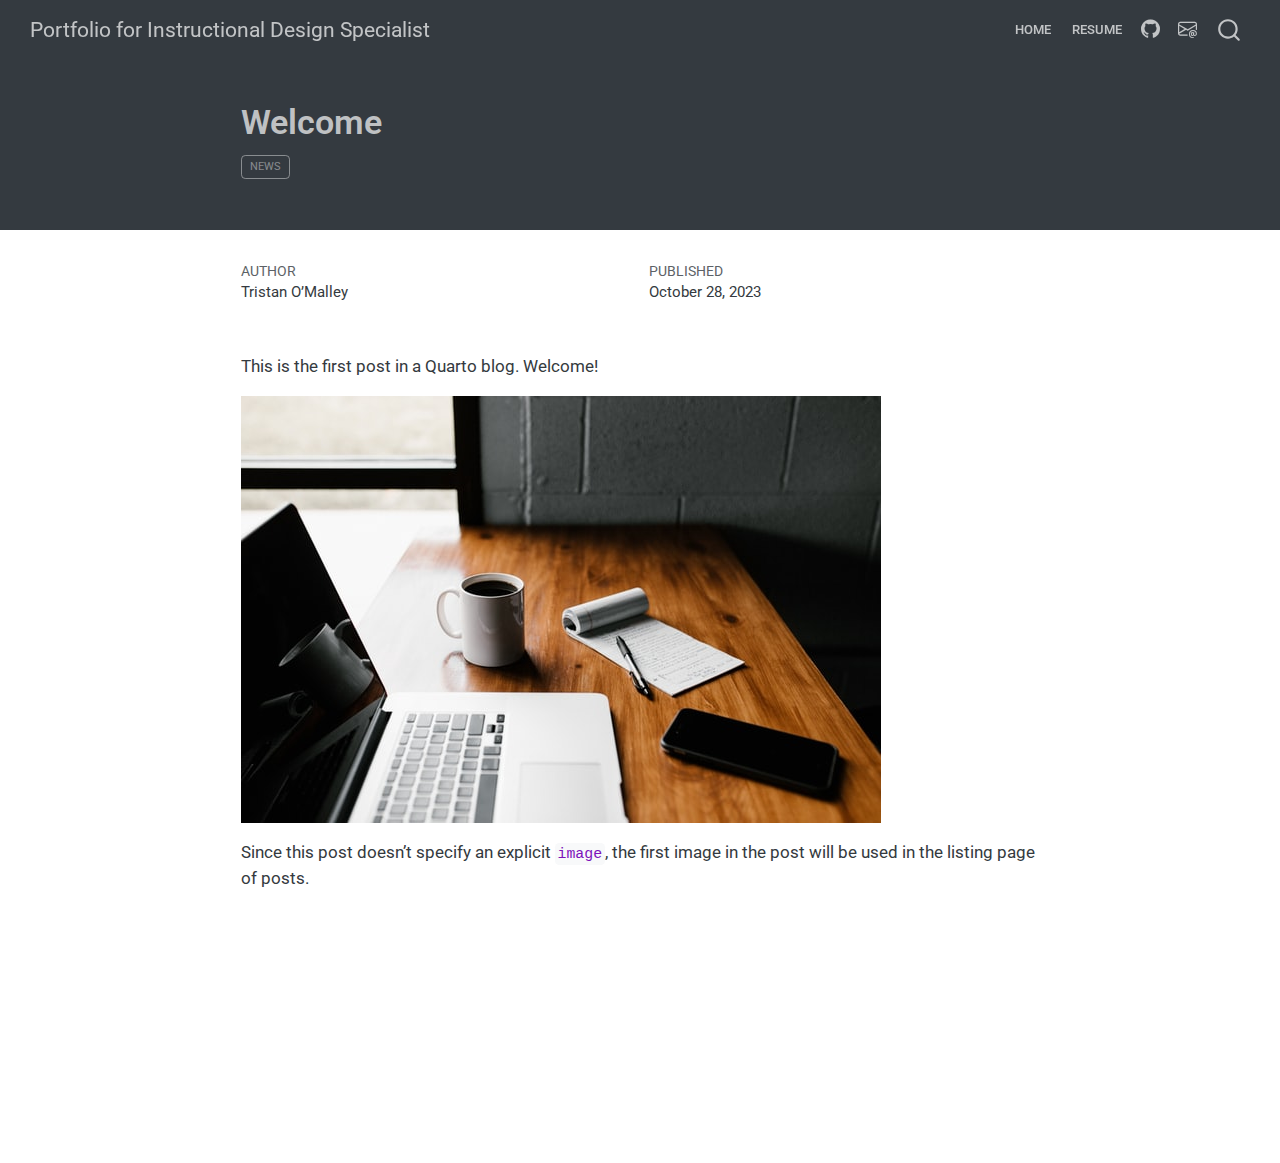
<file: docs/posts/welcome/index.html>
<!DOCTYPE html>
<html xmlns="http://www.w3.org/1999/xhtml" lang="en" xml:lang="en"><head>

<meta charset="utf-8">
<meta name="generator" content="quarto-1.6.40">

<meta name="viewport" content="width=device-width, initial-scale=1.0, user-scalable=yes">

<meta name="author" content="Tristan O’Malley">
<meta name="dcterms.date" content="2023-10-28">

<title>Welcome – Portfolio for Instructional Design Specialist</title>
<style>
code{white-space: pre-wrap;}
span.smallcaps{font-variant: small-caps;}
div.columns{display: flex; gap: min(4vw, 1.5em);}
div.column{flex: auto; overflow-x: auto;}
div.hanging-indent{margin-left: 1.5em; text-indent: -1.5em;}
ul.task-list{list-style: none;}
ul.task-list li input[type="checkbox"] {
  width: 0.8em;
  margin: 0 0.8em 0.2em -1em; /* quarto-specific, see https://github.com/quarto-dev/quarto-cli/issues/4556 */ 
  vertical-align: middle;
}
</style>


<script src="../../site_libs/quarto-nav/quarto-nav.js"></script>
<script src="../../site_libs/quarto-nav/headroom.min.js"></script>
<script src="../../site_libs/clipboard/clipboard.min.js"></script>
<script src="../../site_libs/quarto-search/autocomplete.umd.js"></script>
<script src="../../site_libs/quarto-search/fuse.min.js"></script>
<script src="../../site_libs/quarto-search/quarto-search.js"></script>
<meta name="quarto:offset" content="../../">
<script src="../../site_libs/quarto-html/quarto.js"></script>
<script src="../../site_libs/quarto-html/popper.min.js"></script>
<script src="../../site_libs/quarto-html/tippy.umd.min.js"></script>
<script src="../../site_libs/quarto-html/anchor.min.js"></script>
<link href="../../site_libs/quarto-html/tippy.css" rel="stylesheet">
<link href="../../site_libs/quarto-html/quarto-syntax-highlighting-549806ee2085284f45b00abea8c6df48.css" rel="stylesheet" id="quarto-text-highlighting-styles">
<script src="../../site_libs/bootstrap/bootstrap.min.js"></script>
<link href="../../site_libs/bootstrap/bootstrap-icons.css" rel="stylesheet">
<link href="../../site_libs/bootstrap/bootstrap-7ad6542725e80d1433b1f8ee26c2a1fc.min.css" rel="stylesheet" append-hash="true" id="quarto-bootstrap" data-mode="light">
<script id="quarto-search-options" type="application/json">{
  "location": "navbar",
  "copy-button": false,
  "collapse-after": 3,
  "panel-placement": "end",
  "type": "overlay",
  "limit": 50,
  "keyboard-shortcut": [
    "f",
    "/",
    "s"
  ],
  "show-item-context": false,
  "language": {
    "search-no-results-text": "No results",
    "search-matching-documents-text": "matching documents",
    "search-copy-link-title": "Copy link to search",
    "search-hide-matches-text": "Hide additional matches",
    "search-more-match-text": "more match in this document",
    "search-more-matches-text": "more matches in this document",
    "search-clear-button-title": "Clear",
    "search-text-placeholder": "",
    "search-detached-cancel-button-title": "Cancel",
    "search-submit-button-title": "Submit",
    "search-label": "Search"
  }
}</script>


<link rel="stylesheet" href="../../styles.css">
</head>

<body class="nav-fixed fullcontent">

<div id="quarto-search-results"></div>
  <header id="quarto-header" class="headroom fixed-top quarto-banner">
    <nav class="navbar navbar-expand-lg " data-bs-theme="dark">
      <div class="navbar-container container-fluid">
      <div class="navbar-brand-container mx-auto">
    <a class="navbar-brand" href="../../index.html">
    <span class="navbar-title">Portfolio for Instructional Design Specialist</span>
    </a>
  </div>
            <div id="quarto-search" class="" title="Search"></div>
          <button class="navbar-toggler" type="button" data-bs-toggle="collapse" data-bs-target="#navbarCollapse" aria-controls="navbarCollapse" role="menu" aria-expanded="false" aria-label="Toggle navigation" onclick="if (window.quartoToggleHeadroom) { window.quartoToggleHeadroom(); }">
  <span class="navbar-toggler-icon"></span>
</button>
          <div class="collapse navbar-collapse" id="navbarCollapse">
            <ul class="navbar-nav navbar-nav-scroll ms-auto">
  <li class="nav-item">
    <a class="nav-link" href="../../index.html"> 
<span class="menu-text">Home</span></a>
  </li>  
  <li class="nav-item">
    <a class="nav-link" href="../../about.html"> 
<span class="menu-text">Resume</span></a>
  </li>  
  <li class="nav-item compact">
    <a class="nav-link" href="https://github.com/"> <i class="bi bi-github" role="img">
</i> 
<span class="menu-text"></span></a>
  </li>  
  <li class="nav-item compact">
    <a class="nav-link" href="mailto:rujirawatpata@gmail.com"> <i class="bi bi-envelope-at" role="img">
</i> 
<span class="menu-text"></span></a>
  </li>  
</ul>
          </div> <!-- /navcollapse -->
            <div class="quarto-navbar-tools">
</div>
      </div> <!-- /container-fluid -->
    </nav>
</header>
<!-- content -->
<header id="title-block-header" class="quarto-title-block default page-columns page-full">
  <div class="quarto-title-banner page-columns page-full">
    <div class="quarto-title column-body">
      <h1 class="title">Welcome</h1>
                                <div class="quarto-categories">
                <div class="quarto-category">news</div>
              </div>
                  </div>
  </div>
    
  
  <div class="quarto-title-meta">

      <div>
      <div class="quarto-title-meta-heading">Author</div>
      <div class="quarto-title-meta-contents">
               <p>Tristan O’Malley </p>
            </div>
    </div>
      
      <div>
      <div class="quarto-title-meta-heading">Published</div>
      <div class="quarto-title-meta-contents">
        <p class="date">October 28, 2023</p>
      </div>
    </div>
    
      
    </div>
    
  
  </header><div id="quarto-content" class="quarto-container page-columns page-rows-contents page-layout-article page-navbar">
<!-- sidebar -->
<!-- margin-sidebar -->
    
<!-- main -->
<main class="content quarto-banner-title-block" id="quarto-document-content">





<p>This is the first post in a Quarto blog. Welcome!</p>
<p><img src="thumbnail.jpg" class="img-fluid"></p>
<p>Since this post doesn’t specify an explicit <code>image</code>, the first image in the post will be used in the listing page of posts.</p>



</main> <!-- /main -->
<script id="quarto-html-after-body" type="application/javascript">
window.document.addEventListener("DOMContentLoaded", function (event) {
  const toggleBodyColorMode = (bsSheetEl) => {
    const mode = bsSheetEl.getAttribute("data-mode");
    const bodyEl = window.document.querySelector("body");
    if (mode === "dark") {
      bodyEl.classList.add("quarto-dark");
      bodyEl.classList.remove("quarto-light");
    } else {
      bodyEl.classList.add("quarto-light");
      bodyEl.classList.remove("quarto-dark");
    }
  }
  const toggleBodyColorPrimary = () => {
    const bsSheetEl = window.document.querySelector("link#quarto-bootstrap");
    if (bsSheetEl) {
      toggleBodyColorMode(bsSheetEl);
    }
  }
  toggleBodyColorPrimary();  
  const icon = "";
  const anchorJS = new window.AnchorJS();
  anchorJS.options = {
    placement: 'right',
    icon: icon
  };
  anchorJS.add('.anchored');
  const isCodeAnnotation = (el) => {
    for (const clz of el.classList) {
      if (clz.startsWith('code-annotation-')) {                     
        return true;
      }
    }
    return false;
  }
  const onCopySuccess = function(e) {
    // button target
    const button = e.trigger;
    // don't keep focus
    button.blur();
    // flash "checked"
    button.classList.add('code-copy-button-checked');
    var currentTitle = button.getAttribute("title");
    button.setAttribute("title", "Copied!");
    let tooltip;
    if (window.bootstrap) {
      button.setAttribute("data-bs-toggle", "tooltip");
      button.setAttribute("data-bs-placement", "left");
      button.setAttribute("data-bs-title", "Copied!");
      tooltip = new bootstrap.Tooltip(button, 
        { trigger: "manual", 
          customClass: "code-copy-button-tooltip",
          offset: [0, -8]});
      tooltip.show();    
    }
    setTimeout(function() {
      if (tooltip) {
        tooltip.hide();
        button.removeAttribute("data-bs-title");
        button.removeAttribute("data-bs-toggle");
        button.removeAttribute("data-bs-placement");
      }
      button.setAttribute("title", currentTitle);
      button.classList.remove('code-copy-button-checked');
    }, 1000);
    // clear code selection
    e.clearSelection();
  }
  const getTextToCopy = function(trigger) {
      const codeEl = trigger.previousElementSibling.cloneNode(true);
      for (const childEl of codeEl.children) {
        if (isCodeAnnotation(childEl)) {
          childEl.remove();
        }
      }
      return codeEl.innerText;
  }
  const clipboard = new window.ClipboardJS('.code-copy-button:not([data-in-quarto-modal])', {
    text: getTextToCopy
  });
  clipboard.on('success', onCopySuccess);
  if (window.document.getElementById('quarto-embedded-source-code-modal')) {
    const clipboardModal = new window.ClipboardJS('.code-copy-button[data-in-quarto-modal]', {
      text: getTextToCopy,
      container: window.document.getElementById('quarto-embedded-source-code-modal')
    });
    clipboardModal.on('success', onCopySuccess);
  }
    var localhostRegex = new RegExp(/^(?:http|https):\/\/localhost\:?[0-9]*\//);
    var mailtoRegex = new RegExp(/^mailto:/);
      var filterRegex = new RegExp('/' + window.location.host + '/');
    var isInternal = (href) => {
        return filterRegex.test(href) || localhostRegex.test(href) || mailtoRegex.test(href);
    }
    // Inspect non-navigation links and adorn them if external
 	var links = window.document.querySelectorAll('a[href]:not(.nav-link):not(.navbar-brand):not(.toc-action):not(.sidebar-link):not(.sidebar-item-toggle):not(.pagination-link):not(.no-external):not([aria-hidden]):not(.dropdown-item):not(.quarto-navigation-tool):not(.about-link)');
    for (var i=0; i<links.length; i++) {
      const link = links[i];
      if (!isInternal(link.href)) {
        // undo the damage that might have been done by quarto-nav.js in the case of
        // links that we want to consider external
        if (link.dataset.originalHref !== undefined) {
          link.href = link.dataset.originalHref;
        }
      }
    }
  function tippyHover(el, contentFn, onTriggerFn, onUntriggerFn) {
    const config = {
      allowHTML: true,
      maxWidth: 500,
      delay: 100,
      arrow: false,
      appendTo: function(el) {
          return el.parentElement;
      },
      interactive: true,
      interactiveBorder: 10,
      theme: 'quarto',
      placement: 'bottom-start',
    };
    if (contentFn) {
      config.content = contentFn;
    }
    if (onTriggerFn) {
      config.onTrigger = onTriggerFn;
    }
    if (onUntriggerFn) {
      config.onUntrigger = onUntriggerFn;
    }
    window.tippy(el, config); 
  }
  const noterefs = window.document.querySelectorAll('a[role="doc-noteref"]');
  for (var i=0; i<noterefs.length; i++) {
    const ref = noterefs[i];
    tippyHover(ref, function() {
      // use id or data attribute instead here
      let href = ref.getAttribute('data-footnote-href') || ref.getAttribute('href');
      try { href = new URL(href).hash; } catch {}
      const id = href.replace(/^#\/?/, "");
      const note = window.document.getElementById(id);
      if (note) {
        return note.innerHTML;
      } else {
        return "";
      }
    });
  }
  const xrefs = window.document.querySelectorAll('a.quarto-xref');
  const processXRef = (id, note) => {
    // Strip column container classes
    const stripColumnClz = (el) => {
      el.classList.remove("page-full", "page-columns");
      if (el.children) {
        for (const child of el.children) {
          stripColumnClz(child);
        }
      }
    }
    stripColumnClz(note)
    if (id === null || id.startsWith('sec-')) {
      // Special case sections, only their first couple elements
      const container = document.createElement("div");
      if (note.children && note.children.length > 2) {
        container.appendChild(note.children[0].cloneNode(true));
        for (let i = 1; i < note.children.length; i++) {
          const child = note.children[i];
          if (child.tagName === "P" && child.innerText === "") {
            continue;
          } else {
            container.appendChild(child.cloneNode(true));
            break;
          }
        }
        if (window.Quarto?.typesetMath) {
          window.Quarto.typesetMath(container);
        }
        return container.innerHTML
      } else {
        if (window.Quarto?.typesetMath) {
          window.Quarto.typesetMath(note);
        }
        return note.innerHTML;
      }
    } else {
      // Remove any anchor links if they are present
      const anchorLink = note.querySelector('a.anchorjs-link');
      if (anchorLink) {
        anchorLink.remove();
      }
      if (window.Quarto?.typesetMath) {
        window.Quarto.typesetMath(note);
      }
      if (note.classList.contains("callout")) {
        return note.outerHTML;
      } else {
        return note.innerHTML;
      }
    }
  }
  for (var i=0; i<xrefs.length; i++) {
    const xref = xrefs[i];
    tippyHover(xref, undefined, function(instance) {
      instance.disable();
      let url = xref.getAttribute('href');
      let hash = undefined; 
      if (url.startsWith('#')) {
        hash = url;
      } else {
        try { hash = new URL(url).hash; } catch {}
      }
      if (hash) {
        const id = hash.replace(/^#\/?/, "");
        const note = window.document.getElementById(id);
        if (note !== null) {
          try {
            const html = processXRef(id, note.cloneNode(true));
            instance.setContent(html);
          } finally {
            instance.enable();
            instance.show();
          }
        } else {
          // See if we can fetch this
          fetch(url.split('#')[0])
          .then(res => res.text())
          .then(html => {
            const parser = new DOMParser();
            const htmlDoc = parser.parseFromString(html, "text/html");
            const note = htmlDoc.getElementById(id);
            if (note !== null) {
              const html = processXRef(id, note);
              instance.setContent(html);
            } 
          }).finally(() => {
            instance.enable();
            instance.show();
          });
        }
      } else {
        // See if we can fetch a full url (with no hash to target)
        // This is a special case and we should probably do some content thinning / targeting
        fetch(url)
        .then(res => res.text())
        .then(html => {
          const parser = new DOMParser();
          const htmlDoc = parser.parseFromString(html, "text/html");
          const note = htmlDoc.querySelector('main.content');
          if (note !== null) {
            // This should only happen for chapter cross references
            // (since there is no id in the URL)
            // remove the first header
            if (note.children.length > 0 && note.children[0].tagName === "HEADER") {
              note.children[0].remove();
            }
            const html = processXRef(null, note);
            instance.setContent(html);
          } 
        }).finally(() => {
          instance.enable();
          instance.show();
        });
      }
    }, function(instance) {
    });
  }
      let selectedAnnoteEl;
      const selectorForAnnotation = ( cell, annotation) => {
        let cellAttr = 'data-code-cell="' + cell + '"';
        let lineAttr = 'data-code-annotation="' +  annotation + '"';
        const selector = 'span[' + cellAttr + '][' + lineAttr + ']';
        return selector;
      }
      const selectCodeLines = (annoteEl) => {
        const doc = window.document;
        const targetCell = annoteEl.getAttribute("data-target-cell");
        const targetAnnotation = annoteEl.getAttribute("data-target-annotation");
        const annoteSpan = window.document.querySelector(selectorForAnnotation(targetCell, targetAnnotation));
        const lines = annoteSpan.getAttribute("data-code-lines").split(",");
        const lineIds = lines.map((line) => {
          return targetCell + "-" + line;
        })
        let top = null;
        let height = null;
        let parent = null;
        if (lineIds.length > 0) {
            //compute the position of the single el (top and bottom and make a div)
            const el = window.document.getElementById(lineIds[0]);
            top = el.offsetTop;
            height = el.offsetHeight;
            parent = el.parentElement.parentElement;
          if (lineIds.length > 1) {
            const lastEl = window.document.getElementById(lineIds[lineIds.length - 1]);
            const bottom = lastEl.offsetTop + lastEl.offsetHeight;
            height = bottom - top;
          }
          if (top !== null && height !== null && parent !== null) {
            // cook up a div (if necessary) and position it 
            let div = window.document.getElementById("code-annotation-line-highlight");
            if (div === null) {
              div = window.document.createElement("div");
              div.setAttribute("id", "code-annotation-line-highlight");
              div.style.position = 'absolute';
              parent.appendChild(div);
            }
            div.style.top = top - 2 + "px";
            div.style.height = height + 4 + "px";
            div.style.left = 0;
            let gutterDiv = window.document.getElementById("code-annotation-line-highlight-gutter");
            if (gutterDiv === null) {
              gutterDiv = window.document.createElement("div");
              gutterDiv.setAttribute("id", "code-annotation-line-highlight-gutter");
              gutterDiv.style.position = 'absolute';
              const codeCell = window.document.getElementById(targetCell);
              const gutter = codeCell.querySelector('.code-annotation-gutter');
              gutter.appendChild(gutterDiv);
            }
            gutterDiv.style.top = top - 2 + "px";
            gutterDiv.style.height = height + 4 + "px";
          }
          selectedAnnoteEl = annoteEl;
        }
      };
      const unselectCodeLines = () => {
        const elementsIds = ["code-annotation-line-highlight", "code-annotation-line-highlight-gutter"];
        elementsIds.forEach((elId) => {
          const div = window.document.getElementById(elId);
          if (div) {
            div.remove();
          }
        });
        selectedAnnoteEl = undefined;
      };
        // Handle positioning of the toggle
    window.addEventListener(
      "resize",
      throttle(() => {
        elRect = undefined;
        if (selectedAnnoteEl) {
          selectCodeLines(selectedAnnoteEl);
        }
      }, 10)
    );
    function throttle(fn, ms) {
    let throttle = false;
    let timer;
      return (...args) => {
        if(!throttle) { // first call gets through
            fn.apply(this, args);
            throttle = true;
        } else { // all the others get throttled
            if(timer) clearTimeout(timer); // cancel #2
            timer = setTimeout(() => {
              fn.apply(this, args);
              timer = throttle = false;
            }, ms);
        }
      };
    }
      // Attach click handler to the DT
      const annoteDls = window.document.querySelectorAll('dt[data-target-cell]');
      for (const annoteDlNode of annoteDls) {
        annoteDlNode.addEventListener('click', (event) => {
          const clickedEl = event.target;
          if (clickedEl !== selectedAnnoteEl) {
            unselectCodeLines();
            const activeEl = window.document.querySelector('dt[data-target-cell].code-annotation-active');
            if (activeEl) {
              activeEl.classList.remove('code-annotation-active');
            }
            selectCodeLines(clickedEl);
            clickedEl.classList.add('code-annotation-active');
          } else {
            // Unselect the line
            unselectCodeLines();
            clickedEl.classList.remove('code-annotation-active');
          }
        });
      }
  const findCites = (el) => {
    const parentEl = el.parentElement;
    if (parentEl) {
      const cites = parentEl.dataset.cites;
      if (cites) {
        return {
          el,
          cites: cites.split(' ')
        };
      } else {
        return findCites(el.parentElement)
      }
    } else {
      return undefined;
    }
  };
  var bibliorefs = window.document.querySelectorAll('a[role="doc-biblioref"]');
  for (var i=0; i<bibliorefs.length; i++) {
    const ref = bibliorefs[i];
    const citeInfo = findCites(ref);
    if (citeInfo) {
      tippyHover(citeInfo.el, function() {
        var popup = window.document.createElement('div');
        citeInfo.cites.forEach(function(cite) {
          var citeDiv = window.document.createElement('div');
          citeDiv.classList.add('hanging-indent');
          citeDiv.classList.add('csl-entry');
          var biblioDiv = window.document.getElementById('ref-' + cite);
          if (biblioDiv) {
            citeDiv.innerHTML = biblioDiv.innerHTML;
          }
          popup.appendChild(citeDiv);
        });
        return popup.innerHTML;
      });
    }
  }
});
</script>
</div> <!-- /content -->




</body></html>
</file>
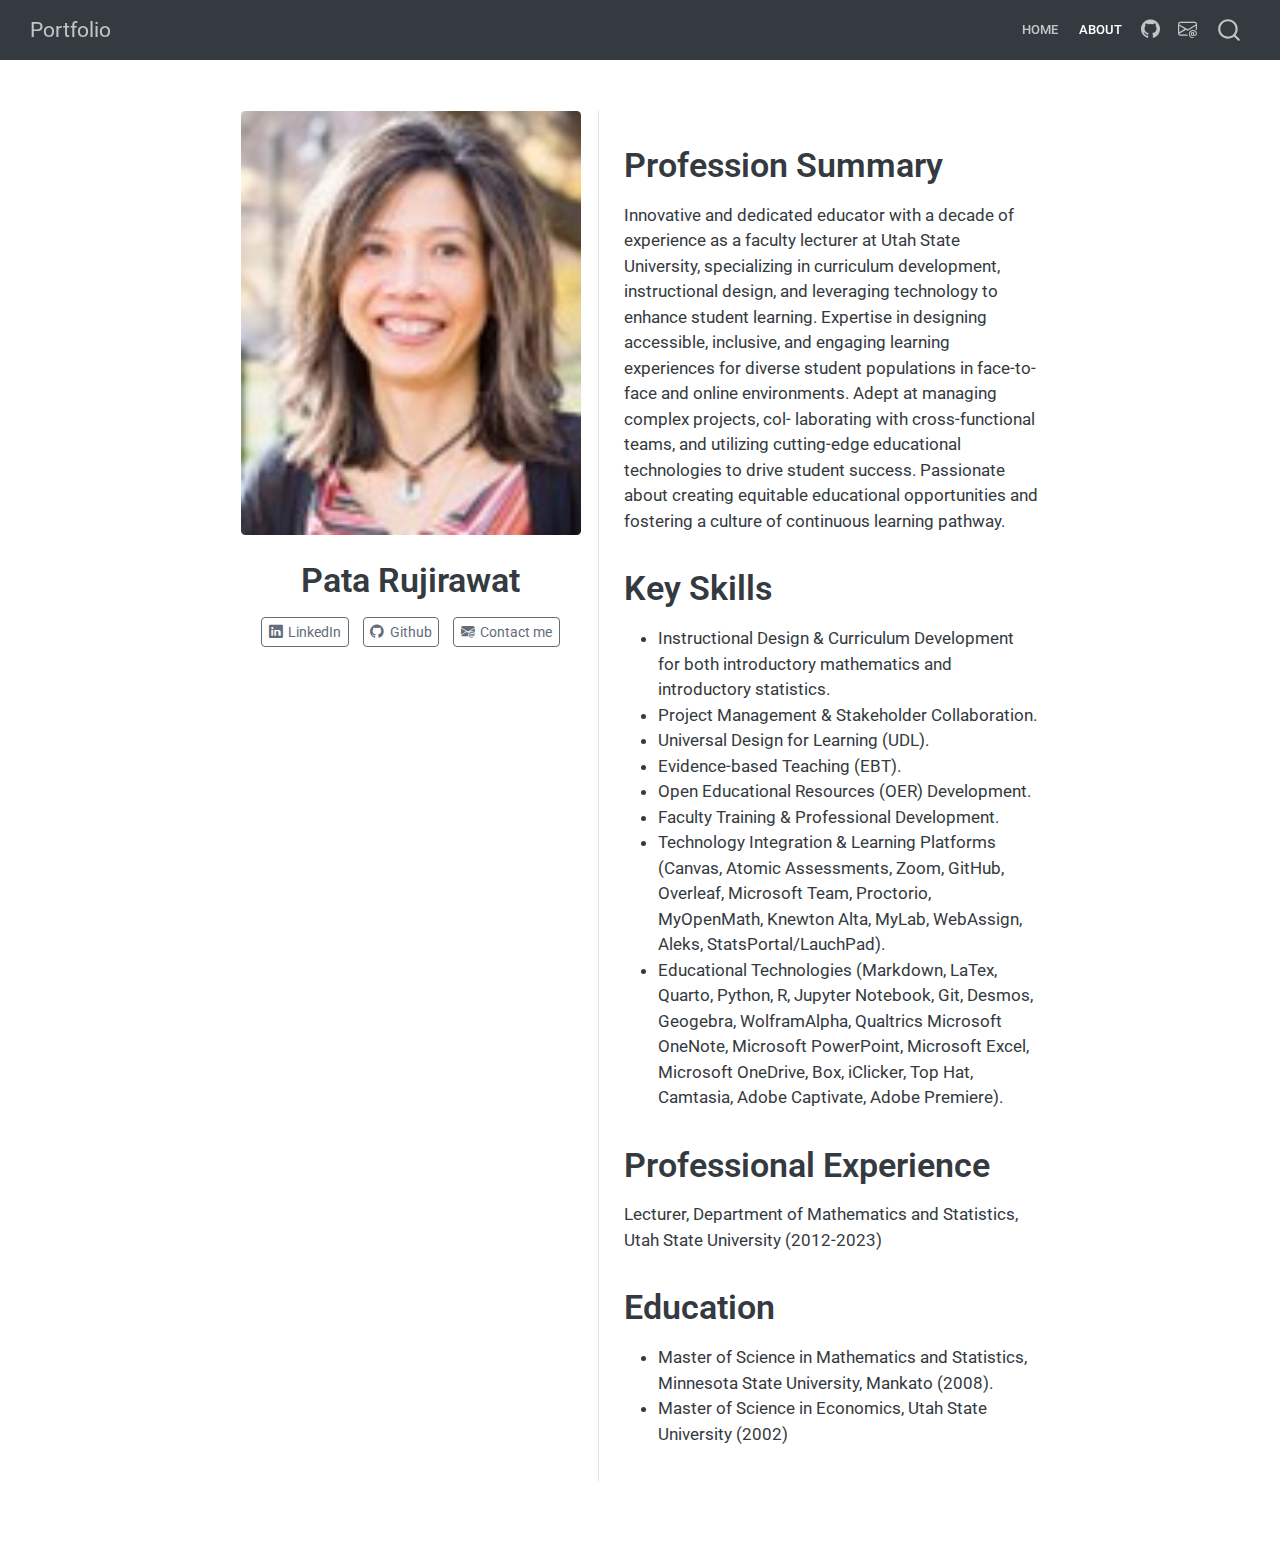
<file: docs/about.html>
<!DOCTYPE html>
<html xmlns="http://www.w3.org/1999/xhtml" lang="en" xml:lang="en"><head>

<meta charset="utf-8">
<meta name="generator" content="quarto-1.6.40">

<meta name="viewport" content="width=device-width, initial-scale=1.0, user-scalable=yes">


<title>Pata Rujirawat – Portfolio</title>
<style>
code{white-space: pre-wrap;}
span.smallcaps{font-variant: small-caps;}
div.columns{display: flex; gap: min(4vw, 1.5em);}
div.column{flex: auto; overflow-x: auto;}
div.hanging-indent{margin-left: 1.5em; text-indent: -1.5em;}
ul.task-list{list-style: none;}
ul.task-list li input[type="checkbox"] {
  width: 0.8em;
  margin: 0 0.8em 0.2em -1em; /* quarto-specific, see https://github.com/quarto-dev/quarto-cli/issues/4556 */ 
  vertical-align: middle;
}
</style>


<script src="site_libs/quarto-nav/quarto-nav.js"></script>
<script src="site_libs/quarto-nav/headroom.min.js"></script>
<script src="site_libs/clipboard/clipboard.min.js"></script>
<script src="site_libs/quarto-search/autocomplete.umd.js"></script>
<script src="site_libs/quarto-search/fuse.min.js"></script>
<script src="site_libs/quarto-search/quarto-search.js"></script>
<meta name="quarto:offset" content="./">
<script src="site_libs/quarto-html/quarto.js"></script>
<script src="site_libs/quarto-html/popper.min.js"></script>
<script src="site_libs/quarto-html/tippy.umd.min.js"></script>
<link href="site_libs/quarto-html/tippy.css" rel="stylesheet">
<link href="site_libs/quarto-html/quarto-syntax-highlighting-549806ee2085284f45b00abea8c6df48.css" rel="stylesheet" id="quarto-text-highlighting-styles">
<script src="site_libs/bootstrap/bootstrap.min.js"></script>
<link href="site_libs/bootstrap/bootstrap-icons.css" rel="stylesheet">
<link href="site_libs/bootstrap/bootstrap-7ad6542725e80d1433b1f8ee26c2a1fc.min.css" rel="stylesheet" append-hash="true" id="quarto-bootstrap" data-mode="light">
<script id="quarto-search-options" type="application/json">{
  "location": "navbar",
  "copy-button": false,
  "collapse-after": 3,
  "panel-placement": "end",
  "type": "overlay",
  "limit": 50,
  "keyboard-shortcut": [
    "f",
    "/",
    "s"
  ],
  "show-item-context": false,
  "language": {
    "search-no-results-text": "No results",
    "search-matching-documents-text": "matching documents",
    "search-copy-link-title": "Copy link to search",
    "search-hide-matches-text": "Hide additional matches",
    "search-more-match-text": "more match in this document",
    "search-more-matches-text": "more matches in this document",
    "search-clear-button-title": "Clear",
    "search-text-placeholder": "",
    "search-detached-cancel-button-title": "Cancel",
    "search-submit-button-title": "Submit",
    "search-label": "Search"
  }
}</script>


<link rel="stylesheet" href="styles.css">
</head>

<body class="nav-fixed fullcontent">

<div id="quarto-search-results"></div>
  <header id="quarto-header" class="headroom fixed-top">
    <nav class="navbar navbar-expand-lg " data-bs-theme="dark">
      <div class="navbar-container container-fluid">
      <div class="navbar-brand-container mx-auto">
    <a class="navbar-brand" href="./index.html">
    <span class="navbar-title">Portfolio</span>
    </a>
  </div>
            <div id="quarto-search" class="" title="Search"></div>
          <button class="navbar-toggler" type="button" data-bs-toggle="collapse" data-bs-target="#navbarCollapse" aria-controls="navbarCollapse" role="menu" aria-expanded="false" aria-label="Toggle navigation" onclick="if (window.quartoToggleHeadroom) { window.quartoToggleHeadroom(); }">
  <span class="navbar-toggler-icon"></span>
</button>
          <div class="collapse navbar-collapse" id="navbarCollapse">
            <ul class="navbar-nav navbar-nav-scroll ms-auto">
  <li class="nav-item">
    <a class="nav-link" href="./index.html"> 
<span class="menu-text">Home</span></a>
  </li>  
  <li class="nav-item">
    <a class="nav-link active" href="./about.html" aria-current="page"> 
<span class="menu-text">About</span></a>
  </li>  
  <li class="nav-item compact">
    <a class="nav-link" href="https://github.com/"> <i class="bi bi-github" role="img">
</i> 
<span class="menu-text"></span></a>
  </li>  
  <li class="nav-item compact">
    <a class="nav-link" href="mailto:rujirawatpata@gmail.com"> <i class="bi bi-envelope-at" role="img">
</i> 
<span class="menu-text"></span></a>
  </li>  
</ul>
          </div> <!-- /navcollapse -->
            <div class="quarto-navbar-tools">
</div>
      </div> <!-- /container-fluid -->
    </nav>
</header>
<!-- content -->
<div id="quarto-content" class="quarto-container page-columns page-rows-contents page-layout-article page-navbar">
<!-- sidebar -->
<!-- margin-sidebar -->
    
<!-- main -->
<div class="quarto-about-trestles">
  <div class="about-entity">
    <img src="PataR.jpg" class="about-image
  rounded " style="width: 20em;">
<header id="title-block-header" class="quarto-title-block default">
<div class="quarto-title">
<h1 class="title">Pata Rujirawat</h1>
</div>
<div class="quarto-title-meta">
  </div>
</header>
    <div class="about-links">
  <a href="https://linkedin.com" class="about-link" rel="" target="">
    <i class="bi bi-linkedin"></i>
     <span class="about-link-text">LinkedIn</span>
  </a>
  <a href="https://github.com" class="about-link" rel="" target="">
    <i class="bi bi-github"></i>
     <span class="about-link-text">Github</span>
  </a>
  <a href="mailto:rujirawatpata@gmail.com" class="about-link" rel="" target="">
    <i class="bi bi-envelope-at-fill"></i>
     <span class="about-link-text">Contact me</span>
  </a>
</div>
  </div>
  <div class="about-contents"><main class="content" id="quarto-document-content">
<!---
<iframe
    width="800"
    height="800"
    src="InstructionalDesigner_resumePata.pdf"
>
</iframe>
--->
<section id="profession-summary" class="level1">
<h1>Profession Summary</h1>
<p>Innovative and dedicated educator with a decade of experience as a faculty lecturer at Utah State University, specializing in curriculum development, instructional design, and leveraging technology to enhance student learning. Expertise in designing accessible, inclusive, and engaging learning experiences for diverse student populations in face-to-face and online environments. Adept at managing complex projects, col- laborating with cross-functional teams, and utilizing cutting-edge educational technologies to drive student success. Passionate about creating equitable educational opportunities and fostering a culture of continuous learning pathway.</p>
</section>
<section id="key-skills" class="level1">
<h1>Key Skills</h1>
<ul>
<li>Instructional Design &amp; Curriculum Development for both introductory mathematics and introductory statistics.</li>
<li>Project Management &amp; Stakeholder Collaboration.</li>
<li>Universal Design for Learning (UDL).</li>
<li>Evidence-based Teaching (EBT).</li>
<li>Open Educational Resources (OER) Development.</li>
<li>Faculty Training &amp; Professional Development.</li>
<li>Technology Integration &amp; Learning Platforms (Canvas, Atomic Assessments, Zoom, GitHub, Overleaf, Microsoft Team, Proctorio, MyOpenMath, Knewton Alta, MyLab, WebAssign, Aleks, StatsPortal/LauchPad).</li>
<li>Educational Technologies (Markdown, LaTex, Quarto, Python, R, Jupyter Notebook, Git, Desmos, Geogebra, WolframAlpha, Qualtrics Microsoft OneNote, Microsoft PowerPoint, Microsoft Excel, Microsoft OneDrive, Box, iClicker, Top Hat, Camtasia, Adobe Captivate, Adobe Premiere).</li>
</ul>
</section>
<section id="professional-experience" class="level1">
<h1>Professional Experience</h1>
<p>Lecturer, Department of Mathematics and Statistics, Utah State University (2012-2023)</p>
</section>
<section id="education" class="level1">
<h1>Education</h1>
<ul>
<li>Master of Science in Mathematics and Statistics, Minnesota State University, Mankato (2008).</li>
<li>Master of Science in Economics, Utah State University (2002)</li>
</ul>


</section>
</main></div>
</div>
 <!-- /main -->
<script id="quarto-html-after-body" type="application/javascript">
window.document.addEventListener("DOMContentLoaded", function (event) {
  const toggleBodyColorMode = (bsSheetEl) => {
    const mode = bsSheetEl.getAttribute("data-mode");
    const bodyEl = window.document.querySelector("body");
    if (mode === "dark") {
      bodyEl.classList.add("quarto-dark");
      bodyEl.classList.remove("quarto-light");
    } else {
      bodyEl.classList.add("quarto-light");
      bodyEl.classList.remove("quarto-dark");
    }
  }
  const toggleBodyColorPrimary = () => {
    const bsSheetEl = window.document.querySelector("link#quarto-bootstrap");
    if (bsSheetEl) {
      toggleBodyColorMode(bsSheetEl);
    }
  }
  toggleBodyColorPrimary();  
  const isCodeAnnotation = (el) => {
    for (const clz of el.classList) {
      if (clz.startsWith('code-annotation-')) {                     
        return true;
      }
    }
    return false;
  }
  const onCopySuccess = function(e) {
    // button target
    const button = e.trigger;
    // don't keep focus
    button.blur();
    // flash "checked"
    button.classList.add('code-copy-button-checked');
    var currentTitle = button.getAttribute("title");
    button.setAttribute("title", "Copied!");
    let tooltip;
    if (window.bootstrap) {
      button.setAttribute("data-bs-toggle", "tooltip");
      button.setAttribute("data-bs-placement", "left");
      button.setAttribute("data-bs-title", "Copied!");
      tooltip = new bootstrap.Tooltip(button, 
        { trigger: "manual", 
          customClass: "code-copy-button-tooltip",
          offset: [0, -8]});
      tooltip.show();    
    }
    setTimeout(function() {
      if (tooltip) {
        tooltip.hide();
        button.removeAttribute("data-bs-title");
        button.removeAttribute("data-bs-toggle");
        button.removeAttribute("data-bs-placement");
      }
      button.setAttribute("title", currentTitle);
      button.classList.remove('code-copy-button-checked');
    }, 1000);
    // clear code selection
    e.clearSelection();
  }
  const getTextToCopy = function(trigger) {
      const codeEl = trigger.previousElementSibling.cloneNode(true);
      for (const childEl of codeEl.children) {
        if (isCodeAnnotation(childEl)) {
          childEl.remove();
        }
      }
      return codeEl.innerText;
  }
  const clipboard = new window.ClipboardJS('.code-copy-button:not([data-in-quarto-modal])', {
    text: getTextToCopy
  });
  clipboard.on('success', onCopySuccess);
  if (window.document.getElementById('quarto-embedded-source-code-modal')) {
    const clipboardModal = new window.ClipboardJS('.code-copy-button[data-in-quarto-modal]', {
      text: getTextToCopy,
      container: window.document.getElementById('quarto-embedded-source-code-modal')
    });
    clipboardModal.on('success', onCopySuccess);
  }
    var localhostRegex = new RegExp(/^(?:http|https):\/\/localhost\:?[0-9]*\//);
    var mailtoRegex = new RegExp(/^mailto:/);
      var filterRegex = new RegExp('/' + window.location.host + '/');
    var isInternal = (href) => {
        return filterRegex.test(href) || localhostRegex.test(href) || mailtoRegex.test(href);
    }
    // Inspect non-navigation links and adorn them if external
 	var links = window.document.querySelectorAll('a[href]:not(.nav-link):not(.navbar-brand):not(.toc-action):not(.sidebar-link):not(.sidebar-item-toggle):not(.pagination-link):not(.no-external):not([aria-hidden]):not(.dropdown-item):not(.quarto-navigation-tool):not(.about-link)');
    for (var i=0; i<links.length; i++) {
      const link = links[i];
      if (!isInternal(link.href)) {
        // undo the damage that might have been done by quarto-nav.js in the case of
        // links that we want to consider external
        if (link.dataset.originalHref !== undefined) {
          link.href = link.dataset.originalHref;
        }
      }
    }
  function tippyHover(el, contentFn, onTriggerFn, onUntriggerFn) {
    const config = {
      allowHTML: true,
      maxWidth: 500,
      delay: 100,
      arrow: false,
      appendTo: function(el) {
          return el.parentElement;
      },
      interactive: true,
      interactiveBorder: 10,
      theme: 'quarto',
      placement: 'bottom-start',
    };
    if (contentFn) {
      config.content = contentFn;
    }
    if (onTriggerFn) {
      config.onTrigger = onTriggerFn;
    }
    if (onUntriggerFn) {
      config.onUntrigger = onUntriggerFn;
    }
    window.tippy(el, config); 
  }
  const noterefs = window.document.querySelectorAll('a[role="doc-noteref"]');
  for (var i=0; i<noterefs.length; i++) {
    const ref = noterefs[i];
    tippyHover(ref, function() {
      // use id or data attribute instead here
      let href = ref.getAttribute('data-footnote-href') || ref.getAttribute('href');
      try { href = new URL(href).hash; } catch {}
      const id = href.replace(/^#\/?/, "");
      const note = window.document.getElementById(id);
      if (note) {
        return note.innerHTML;
      } else {
        return "";
      }
    });
  }
  const xrefs = window.document.querySelectorAll('a.quarto-xref');
  const processXRef = (id, note) => {
    // Strip column container classes
    const stripColumnClz = (el) => {
      el.classList.remove("page-full", "page-columns");
      if (el.children) {
        for (const child of el.children) {
          stripColumnClz(child);
        }
      }
    }
    stripColumnClz(note)
    if (id === null || id.startsWith('sec-')) {
      // Special case sections, only their first couple elements
      const container = document.createElement("div");
      if (note.children && note.children.length > 2) {
        container.appendChild(note.children[0].cloneNode(true));
        for (let i = 1; i < note.children.length; i++) {
          const child = note.children[i];
          if (child.tagName === "P" && child.innerText === "") {
            continue;
          } else {
            container.appendChild(child.cloneNode(true));
            break;
          }
        }
        if (window.Quarto?.typesetMath) {
          window.Quarto.typesetMath(container);
        }
        return container.innerHTML
      } else {
        if (window.Quarto?.typesetMath) {
          window.Quarto.typesetMath(note);
        }
        return note.innerHTML;
      }
    } else {
      // Remove any anchor links if they are present
      const anchorLink = note.querySelector('a.anchorjs-link');
      if (anchorLink) {
        anchorLink.remove();
      }
      if (window.Quarto?.typesetMath) {
        window.Quarto.typesetMath(note);
      }
      if (note.classList.contains("callout")) {
        return note.outerHTML;
      } else {
        return note.innerHTML;
      }
    }
  }
  for (var i=0; i<xrefs.length; i++) {
    const xref = xrefs[i];
    tippyHover(xref, undefined, function(instance) {
      instance.disable();
      let url = xref.getAttribute('href');
      let hash = undefined; 
      if (url.startsWith('#')) {
        hash = url;
      } else {
        try { hash = new URL(url).hash; } catch {}
      }
      if (hash) {
        const id = hash.replace(/^#\/?/, "");
        const note = window.document.getElementById(id);
        if (note !== null) {
          try {
            const html = processXRef(id, note.cloneNode(true));
            instance.setContent(html);
          } finally {
            instance.enable();
            instance.show();
          }
        } else {
          // See if we can fetch this
          fetch(url.split('#')[0])
          .then(res => res.text())
          .then(html => {
            const parser = new DOMParser();
            const htmlDoc = parser.parseFromString(html, "text/html");
            const note = htmlDoc.getElementById(id);
            if (note !== null) {
              const html = processXRef(id, note);
              instance.setContent(html);
            } 
          }).finally(() => {
            instance.enable();
            instance.show();
          });
        }
      } else {
        // See if we can fetch a full url (with no hash to target)
        // This is a special case and we should probably do some content thinning / targeting
        fetch(url)
        .then(res => res.text())
        .then(html => {
          const parser = new DOMParser();
          const htmlDoc = parser.parseFromString(html, "text/html");
          const note = htmlDoc.querySelector('main.content');
          if (note !== null) {
            // This should only happen for chapter cross references
            // (since there is no id in the URL)
            // remove the first header
            if (note.children.length > 0 && note.children[0].tagName === "HEADER") {
              note.children[0].remove();
            }
            const html = processXRef(null, note);
            instance.setContent(html);
          } 
        }).finally(() => {
          instance.enable();
          instance.show();
        });
      }
    }, function(instance) {
    });
  }
      let selectedAnnoteEl;
      const selectorForAnnotation = ( cell, annotation) => {
        let cellAttr = 'data-code-cell="' + cell + '"';
        let lineAttr = 'data-code-annotation="' +  annotation + '"';
        const selector = 'span[' + cellAttr + '][' + lineAttr + ']';
        return selector;
      }
      const selectCodeLines = (annoteEl) => {
        const doc = window.document;
        const targetCell = annoteEl.getAttribute("data-target-cell");
        const targetAnnotation = annoteEl.getAttribute("data-target-annotation");
        const annoteSpan = window.document.querySelector(selectorForAnnotation(targetCell, targetAnnotation));
        const lines = annoteSpan.getAttribute("data-code-lines").split(",");
        const lineIds = lines.map((line) => {
          return targetCell + "-" + line;
        })
        let top = null;
        let height = null;
        let parent = null;
        if (lineIds.length > 0) {
            //compute the position of the single el (top and bottom and make a div)
            const el = window.document.getElementById(lineIds[0]);
            top = el.offsetTop;
            height = el.offsetHeight;
            parent = el.parentElement.parentElement;
          if (lineIds.length > 1) {
            const lastEl = window.document.getElementById(lineIds[lineIds.length - 1]);
            const bottom = lastEl.offsetTop + lastEl.offsetHeight;
            height = bottom - top;
          }
          if (top !== null && height !== null && parent !== null) {
            // cook up a div (if necessary) and position it 
            let div = window.document.getElementById("code-annotation-line-highlight");
            if (div === null) {
              div = window.document.createElement("div");
              div.setAttribute("id", "code-annotation-line-highlight");
              div.style.position = 'absolute';
              parent.appendChild(div);
            }
            div.style.top = top - 2 + "px";
            div.style.height = height + 4 + "px";
            div.style.left = 0;
            let gutterDiv = window.document.getElementById("code-annotation-line-highlight-gutter");
            if (gutterDiv === null) {
              gutterDiv = window.document.createElement("div");
              gutterDiv.setAttribute("id", "code-annotation-line-highlight-gutter");
              gutterDiv.style.position = 'absolute';
              const codeCell = window.document.getElementById(targetCell);
              const gutter = codeCell.querySelector('.code-annotation-gutter');
              gutter.appendChild(gutterDiv);
            }
            gutterDiv.style.top = top - 2 + "px";
            gutterDiv.style.height = height + 4 + "px";
          }
          selectedAnnoteEl = annoteEl;
        }
      };
      const unselectCodeLines = () => {
        const elementsIds = ["code-annotation-line-highlight", "code-annotation-line-highlight-gutter"];
        elementsIds.forEach((elId) => {
          const div = window.document.getElementById(elId);
          if (div) {
            div.remove();
          }
        });
        selectedAnnoteEl = undefined;
      };
        // Handle positioning of the toggle
    window.addEventListener(
      "resize",
      throttle(() => {
        elRect = undefined;
        if (selectedAnnoteEl) {
          selectCodeLines(selectedAnnoteEl);
        }
      }, 10)
    );
    function throttle(fn, ms) {
    let throttle = false;
    let timer;
      return (...args) => {
        if(!throttle) { // first call gets through
            fn.apply(this, args);
            throttle = true;
        } else { // all the others get throttled
            if(timer) clearTimeout(timer); // cancel #2
            timer = setTimeout(() => {
              fn.apply(this, args);
              timer = throttle = false;
            }, ms);
        }
      };
    }
      // Attach click handler to the DT
      const annoteDls = window.document.querySelectorAll('dt[data-target-cell]');
      for (const annoteDlNode of annoteDls) {
        annoteDlNode.addEventListener('click', (event) => {
          const clickedEl = event.target;
          if (clickedEl !== selectedAnnoteEl) {
            unselectCodeLines();
            const activeEl = window.document.querySelector('dt[data-target-cell].code-annotation-active');
            if (activeEl) {
              activeEl.classList.remove('code-annotation-active');
            }
            selectCodeLines(clickedEl);
            clickedEl.classList.add('code-annotation-active');
          } else {
            // Unselect the line
            unselectCodeLines();
            clickedEl.classList.remove('code-annotation-active');
          }
        });
      }
  const findCites = (el) => {
    const parentEl = el.parentElement;
    if (parentEl) {
      const cites = parentEl.dataset.cites;
      if (cites) {
        return {
          el,
          cites: cites.split(' ')
        };
      } else {
        return findCites(el.parentElement)
      }
    } else {
      return undefined;
    }
  };
  var bibliorefs = window.document.querySelectorAll('a[role="doc-biblioref"]');
  for (var i=0; i<bibliorefs.length; i++) {
    const ref = bibliorefs[i];
    const citeInfo = findCites(ref);
    if (citeInfo) {
      tippyHover(citeInfo.el, function() {
        var popup = window.document.createElement('div');
        citeInfo.cites.forEach(function(cite) {
          var citeDiv = window.document.createElement('div');
          citeDiv.classList.add('hanging-indent');
          citeDiv.classList.add('csl-entry');
          var biblioDiv = window.document.getElementById('ref-' + cite);
          if (biblioDiv) {
            citeDiv.innerHTML = biblioDiv.innerHTML;
          }
          popup.appendChild(citeDiv);
        });
        return popup.innerHTML;
      });
    }
  }
});
</script>
</div> <!-- /content -->




</body></html>
</file>
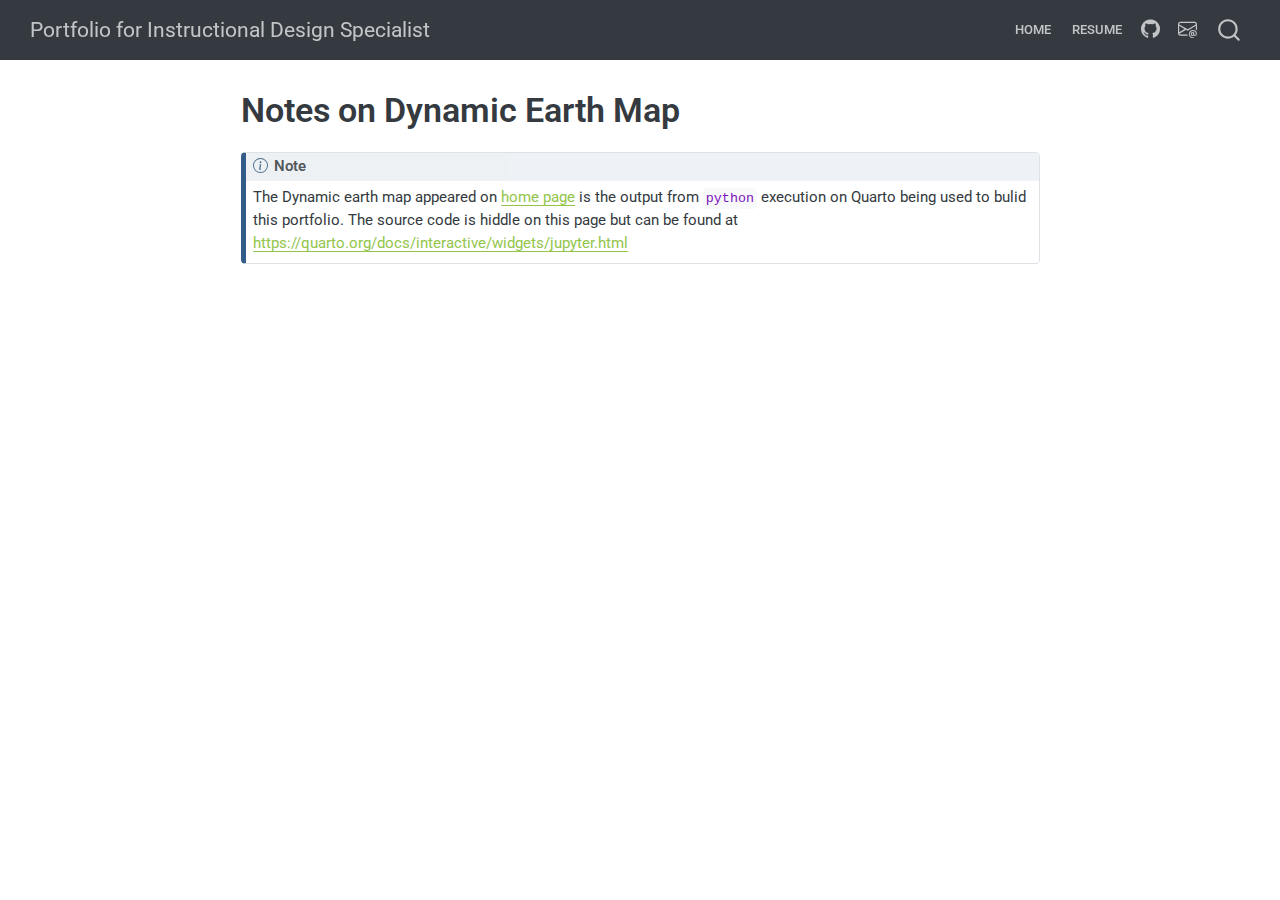
<file: docs/earthMapNote.html>
<!DOCTYPE html>
<html xmlns="http://www.w3.org/1999/xhtml" lang="en" xml:lang="en"><head>

<meta charset="utf-8">
<meta name="generator" content="quarto-1.6.40">

<meta name="viewport" content="width=device-width, initial-scale=1.0, user-scalable=yes">


<title>Notes on Dynamic Earth Map – Portfolio for Instructional Design Specialist</title>
<style>
code{white-space: pre-wrap;}
span.smallcaps{font-variant: small-caps;}
div.columns{display: flex; gap: min(4vw, 1.5em);}
div.column{flex: auto; overflow-x: auto;}
div.hanging-indent{margin-left: 1.5em; text-indent: -1.5em;}
ul.task-list{list-style: none;}
ul.task-list li input[type="checkbox"] {
  width: 0.8em;
  margin: 0 0.8em 0.2em -1em; /* quarto-specific, see https://github.com/quarto-dev/quarto-cli/issues/4556 */ 
  vertical-align: middle;
}
</style>


<script src="site_libs/quarto-nav/quarto-nav.js"></script>
<script src="site_libs/quarto-nav/headroom.min.js"></script>
<script src="site_libs/clipboard/clipboard.min.js"></script>
<script src="site_libs/quarto-search/autocomplete.umd.js"></script>
<script src="site_libs/quarto-search/fuse.min.js"></script>
<script src="site_libs/quarto-search/quarto-search.js"></script>
<meta name="quarto:offset" content="./">
<script src="site_libs/quarto-html/quarto.js"></script>
<script src="site_libs/quarto-html/popper.min.js"></script>
<script src="site_libs/quarto-html/tippy.umd.min.js"></script>
<script src="site_libs/quarto-html/anchor.min.js"></script>
<link href="site_libs/quarto-html/tippy.css" rel="stylesheet">
<link href="site_libs/quarto-html/quarto-syntax-highlighting-549806ee2085284f45b00abea8c6df48.css" rel="stylesheet" id="quarto-text-highlighting-styles">
<script src="site_libs/bootstrap/bootstrap.min.js"></script>
<link href="site_libs/bootstrap/bootstrap-icons.css" rel="stylesheet">
<link href="site_libs/bootstrap/bootstrap-7ad6542725e80d1433b1f8ee26c2a1fc.min.css" rel="stylesheet" append-hash="true" id="quarto-bootstrap" data-mode="light">
<script id="quarto-search-options" type="application/json">{
  "location": "navbar",
  "copy-button": false,
  "collapse-after": 3,
  "panel-placement": "end",
  "type": "overlay",
  "limit": 50,
  "keyboard-shortcut": [
    "f",
    "/",
    "s"
  ],
  "show-item-context": false,
  "language": {
    "search-no-results-text": "No results",
    "search-matching-documents-text": "matching documents",
    "search-copy-link-title": "Copy link to search",
    "search-hide-matches-text": "Hide additional matches",
    "search-more-match-text": "more match in this document",
    "search-more-matches-text": "more matches in this document",
    "search-clear-button-title": "Clear",
    "search-text-placeholder": "",
    "search-detached-cancel-button-title": "Cancel",
    "search-submit-button-title": "Submit",
    "search-label": "Search"
  }
}</script>


<link rel="stylesheet" href="styles.css">
</head>

<body class="nav-fixed fullcontent">

<div id="quarto-search-results"></div>
  <header id="quarto-header" class="headroom fixed-top">
    <nav class="navbar navbar-expand-lg " data-bs-theme="dark">
      <div class="navbar-container container-fluid">
      <div class="navbar-brand-container mx-auto">
    <a class="navbar-brand" href="./index.html">
    <span class="navbar-title">Portfolio for Instructional Design Specialist</span>
    </a>
  </div>
            <div id="quarto-search" class="" title="Search"></div>
          <button class="navbar-toggler" type="button" data-bs-toggle="collapse" data-bs-target="#navbarCollapse" aria-controls="navbarCollapse" role="menu" aria-expanded="false" aria-label="Toggle navigation" onclick="if (window.quartoToggleHeadroom) { window.quartoToggleHeadroom(); }">
  <span class="navbar-toggler-icon"></span>
</button>
          <div class="collapse navbar-collapse" id="navbarCollapse">
            <ul class="navbar-nav navbar-nav-scroll ms-auto">
  <li class="nav-item">
    <a class="nav-link" href="./index.html"> 
<span class="menu-text">Home</span></a>
  </li>  
  <li class="nav-item">
    <a class="nav-link" href="./about.html"> 
<span class="menu-text">Resume</span></a>
  </li>  
  <li class="nav-item compact">
    <a class="nav-link" href="https://github.com/"> <i class="bi bi-github" role="img">
</i> 
<span class="menu-text"></span></a>
  </li>  
  <li class="nav-item compact">
    <a class="nav-link" href="mailto:rujirawatpata@gmail.com"> <i class="bi bi-envelope-at" role="img">
</i> 
<span class="menu-text"></span></a>
  </li>  
</ul>
          </div> <!-- /navcollapse -->
            <div class="quarto-navbar-tools">
</div>
      </div> <!-- /container-fluid -->
    </nav>
</header>
<!-- content -->
<div id="quarto-content" class="quarto-container page-columns page-rows-contents page-layout-article page-navbar">
<!-- sidebar -->
<!-- margin-sidebar -->
    
<!-- main -->
<main class="content" id="quarto-document-content">

<header id="title-block-header" class="quarto-title-block default">
<div class="quarto-title">
<h1 class="title">Notes on Dynamic Earth Map</h1>
</div>



<div class="quarto-title-meta">

    
  
    
  </div>
  


</header>


<div class="callout callout-style-default callout-note callout-titled">
<div class="callout-header d-flex align-content-center">
<div class="callout-icon-container">
<i class="callout-icon"></i>
</div>
<div class="callout-title-container flex-fill">
Note
</div>
</div>
<div class="callout-body-container callout-body">
<p>The Dynamic earth map appeared on <a href="./index.html">home page</a> is the output from <code>python</code> execution on Quarto being used to bulid this portfolio. The source code is hiddle on this page but can be found at <a href="https://quarto.org/docs/interactive/widgets/jupyter.html">https://quarto.org/docs/interactive/widgets/jupyter.html</a></p>
</div>
</div>



</main> <!-- /main -->
<script id="quarto-html-after-body" type="application/javascript">
window.document.addEventListener("DOMContentLoaded", function (event) {
  const toggleBodyColorMode = (bsSheetEl) => {
    const mode = bsSheetEl.getAttribute("data-mode");
    const bodyEl = window.document.querySelector("body");
    if (mode === "dark") {
      bodyEl.classList.add("quarto-dark");
      bodyEl.classList.remove("quarto-light");
    } else {
      bodyEl.classList.add("quarto-light");
      bodyEl.classList.remove("quarto-dark");
    }
  }
  const toggleBodyColorPrimary = () => {
    const bsSheetEl = window.document.querySelector("link#quarto-bootstrap");
    if (bsSheetEl) {
      toggleBodyColorMode(bsSheetEl);
    }
  }
  toggleBodyColorPrimary();  
  const icon = "";
  const anchorJS = new window.AnchorJS();
  anchorJS.options = {
    placement: 'right',
    icon: icon
  };
  anchorJS.add('.anchored');
  const isCodeAnnotation = (el) => {
    for (const clz of el.classList) {
      if (clz.startsWith('code-annotation-')) {                     
        return true;
      }
    }
    return false;
  }
  const onCopySuccess = function(e) {
    // button target
    const button = e.trigger;
    // don't keep focus
    button.blur();
    // flash "checked"
    button.classList.add('code-copy-button-checked');
    var currentTitle = button.getAttribute("title");
    button.setAttribute("title", "Copied!");
    let tooltip;
    if (window.bootstrap) {
      button.setAttribute("data-bs-toggle", "tooltip");
      button.setAttribute("data-bs-placement", "left");
      button.setAttribute("data-bs-title", "Copied!");
      tooltip = new bootstrap.Tooltip(button, 
        { trigger: "manual", 
          customClass: "code-copy-button-tooltip",
          offset: [0, -8]});
      tooltip.show();    
    }
    setTimeout(function() {
      if (tooltip) {
        tooltip.hide();
        button.removeAttribute("data-bs-title");
        button.removeAttribute("data-bs-toggle");
        button.removeAttribute("data-bs-placement");
      }
      button.setAttribute("title", currentTitle);
      button.classList.remove('code-copy-button-checked');
    }, 1000);
    // clear code selection
    e.clearSelection();
  }
  const getTextToCopy = function(trigger) {
      const codeEl = trigger.previousElementSibling.cloneNode(true);
      for (const childEl of codeEl.children) {
        if (isCodeAnnotation(childEl)) {
          childEl.remove();
        }
      }
      return codeEl.innerText;
  }
  const clipboard = new window.ClipboardJS('.code-copy-button:not([data-in-quarto-modal])', {
    text: getTextToCopy
  });
  clipboard.on('success', onCopySuccess);
  if (window.document.getElementById('quarto-embedded-source-code-modal')) {
    const clipboardModal = new window.ClipboardJS('.code-copy-button[data-in-quarto-modal]', {
      text: getTextToCopy,
      container: window.document.getElementById('quarto-embedded-source-code-modal')
    });
    clipboardModal.on('success', onCopySuccess);
  }
    var localhostRegex = new RegExp(/^(?:http|https):\/\/localhost\:?[0-9]*\//);
    var mailtoRegex = new RegExp(/^mailto:/);
      var filterRegex = new RegExp('/' + window.location.host + '/');
    var isInternal = (href) => {
        return filterRegex.test(href) || localhostRegex.test(href) || mailtoRegex.test(href);
    }
    // Inspect non-navigation links and adorn them if external
 	var links = window.document.querySelectorAll('a[href]:not(.nav-link):not(.navbar-brand):not(.toc-action):not(.sidebar-link):not(.sidebar-item-toggle):not(.pagination-link):not(.no-external):not([aria-hidden]):not(.dropdown-item):not(.quarto-navigation-tool):not(.about-link)');
    for (var i=0; i<links.length; i++) {
      const link = links[i];
      if (!isInternal(link.href)) {
        // undo the damage that might have been done by quarto-nav.js in the case of
        // links that we want to consider external
        if (link.dataset.originalHref !== undefined) {
          link.href = link.dataset.originalHref;
        }
      }
    }
  function tippyHover(el, contentFn, onTriggerFn, onUntriggerFn) {
    const config = {
      allowHTML: true,
      maxWidth: 500,
      delay: 100,
      arrow: false,
      appendTo: function(el) {
          return el.parentElement;
      },
      interactive: true,
      interactiveBorder: 10,
      theme: 'quarto',
      placement: 'bottom-start',
    };
    if (contentFn) {
      config.content = contentFn;
    }
    if (onTriggerFn) {
      config.onTrigger = onTriggerFn;
    }
    if (onUntriggerFn) {
      config.onUntrigger = onUntriggerFn;
    }
    window.tippy(el, config); 
  }
  const noterefs = window.document.querySelectorAll('a[role="doc-noteref"]');
  for (var i=0; i<noterefs.length; i++) {
    const ref = noterefs[i];
    tippyHover(ref, function() {
      // use id or data attribute instead here
      let href = ref.getAttribute('data-footnote-href') || ref.getAttribute('href');
      try { href = new URL(href).hash; } catch {}
      const id = href.replace(/^#\/?/, "");
      const note = window.document.getElementById(id);
      if (note) {
        return note.innerHTML;
      } else {
        return "";
      }
    });
  }
  const xrefs = window.document.querySelectorAll('a.quarto-xref');
  const processXRef = (id, note) => {
    // Strip column container classes
    const stripColumnClz = (el) => {
      el.classList.remove("page-full", "page-columns");
      if (el.children) {
        for (const child of el.children) {
          stripColumnClz(child);
        }
      }
    }
    stripColumnClz(note)
    if (id === null || id.startsWith('sec-')) {
      // Special case sections, only their first couple elements
      const container = document.createElement("div");
      if (note.children && note.children.length > 2) {
        container.appendChild(note.children[0].cloneNode(true));
        for (let i = 1; i < note.children.length; i++) {
          const child = note.children[i];
          if (child.tagName === "P" && child.innerText === "") {
            continue;
          } else {
            container.appendChild(child.cloneNode(true));
            break;
          }
        }
        if (window.Quarto?.typesetMath) {
          window.Quarto.typesetMath(container);
        }
        return container.innerHTML
      } else {
        if (window.Quarto?.typesetMath) {
          window.Quarto.typesetMath(note);
        }
        return note.innerHTML;
      }
    } else {
      // Remove any anchor links if they are present
      const anchorLink = note.querySelector('a.anchorjs-link');
      if (anchorLink) {
        anchorLink.remove();
      }
      if (window.Quarto?.typesetMath) {
        window.Quarto.typesetMath(note);
      }
      if (note.classList.contains("callout")) {
        return note.outerHTML;
      } else {
        return note.innerHTML;
      }
    }
  }
  for (var i=0; i<xrefs.length; i++) {
    const xref = xrefs[i];
    tippyHover(xref, undefined, function(instance) {
      instance.disable();
      let url = xref.getAttribute('href');
      let hash = undefined; 
      if (url.startsWith('#')) {
        hash = url;
      } else {
        try { hash = new URL(url).hash; } catch {}
      }
      if (hash) {
        const id = hash.replace(/^#\/?/, "");
        const note = window.document.getElementById(id);
        if (note !== null) {
          try {
            const html = processXRef(id, note.cloneNode(true));
            instance.setContent(html);
          } finally {
            instance.enable();
            instance.show();
          }
        } else {
          // See if we can fetch this
          fetch(url.split('#')[0])
          .then(res => res.text())
          .then(html => {
            const parser = new DOMParser();
            const htmlDoc = parser.parseFromString(html, "text/html");
            const note = htmlDoc.getElementById(id);
            if (note !== null) {
              const html = processXRef(id, note);
              instance.setContent(html);
            } 
          }).finally(() => {
            instance.enable();
            instance.show();
          });
        }
      } else {
        // See if we can fetch a full url (with no hash to target)
        // This is a special case and we should probably do some content thinning / targeting
        fetch(url)
        .then(res => res.text())
        .then(html => {
          const parser = new DOMParser();
          const htmlDoc = parser.parseFromString(html, "text/html");
          const note = htmlDoc.querySelector('main.content');
          if (note !== null) {
            // This should only happen for chapter cross references
            // (since there is no id in the URL)
            // remove the first header
            if (note.children.length > 0 && note.children[0].tagName === "HEADER") {
              note.children[0].remove();
            }
            const html = processXRef(null, note);
            instance.setContent(html);
          } 
        }).finally(() => {
          instance.enable();
          instance.show();
        });
      }
    }, function(instance) {
    });
  }
      let selectedAnnoteEl;
      const selectorForAnnotation = ( cell, annotation) => {
        let cellAttr = 'data-code-cell="' + cell + '"';
        let lineAttr = 'data-code-annotation="' +  annotation + '"';
        const selector = 'span[' + cellAttr + '][' + lineAttr + ']';
        return selector;
      }
      const selectCodeLines = (annoteEl) => {
        const doc = window.document;
        const targetCell = annoteEl.getAttribute("data-target-cell");
        const targetAnnotation = annoteEl.getAttribute("data-target-annotation");
        const annoteSpan = window.document.querySelector(selectorForAnnotation(targetCell, targetAnnotation));
        const lines = annoteSpan.getAttribute("data-code-lines").split(",");
        const lineIds = lines.map((line) => {
          return targetCell + "-" + line;
        })
        let top = null;
        let height = null;
        let parent = null;
        if (lineIds.length > 0) {
            //compute the position of the single el (top and bottom and make a div)
            const el = window.document.getElementById(lineIds[0]);
            top = el.offsetTop;
            height = el.offsetHeight;
            parent = el.parentElement.parentElement;
          if (lineIds.length > 1) {
            const lastEl = window.document.getElementById(lineIds[lineIds.length - 1]);
            const bottom = lastEl.offsetTop + lastEl.offsetHeight;
            height = bottom - top;
          }
          if (top !== null && height !== null && parent !== null) {
            // cook up a div (if necessary) and position it 
            let div = window.document.getElementById("code-annotation-line-highlight");
            if (div === null) {
              div = window.document.createElement("div");
              div.setAttribute("id", "code-annotation-line-highlight");
              div.style.position = 'absolute';
              parent.appendChild(div);
            }
            div.style.top = top - 2 + "px";
            div.style.height = height + 4 + "px";
            div.style.left = 0;
            let gutterDiv = window.document.getElementById("code-annotation-line-highlight-gutter");
            if (gutterDiv === null) {
              gutterDiv = window.document.createElement("div");
              gutterDiv.setAttribute("id", "code-annotation-line-highlight-gutter");
              gutterDiv.style.position = 'absolute';
              const codeCell = window.document.getElementById(targetCell);
              const gutter = codeCell.querySelector('.code-annotation-gutter');
              gutter.appendChild(gutterDiv);
            }
            gutterDiv.style.top = top - 2 + "px";
            gutterDiv.style.height = height + 4 + "px";
          }
          selectedAnnoteEl = annoteEl;
        }
      };
      const unselectCodeLines = () => {
        const elementsIds = ["code-annotation-line-highlight", "code-annotation-line-highlight-gutter"];
        elementsIds.forEach((elId) => {
          const div = window.document.getElementById(elId);
          if (div) {
            div.remove();
          }
        });
        selectedAnnoteEl = undefined;
      };
        // Handle positioning of the toggle
    window.addEventListener(
      "resize",
      throttle(() => {
        elRect = undefined;
        if (selectedAnnoteEl) {
          selectCodeLines(selectedAnnoteEl);
        }
      }, 10)
    );
    function throttle(fn, ms) {
    let throttle = false;
    let timer;
      return (...args) => {
        if(!throttle) { // first call gets through
            fn.apply(this, args);
            throttle = true;
        } else { // all the others get throttled
            if(timer) clearTimeout(timer); // cancel #2
            timer = setTimeout(() => {
              fn.apply(this, args);
              timer = throttle = false;
            }, ms);
        }
      };
    }
      // Attach click handler to the DT
      const annoteDls = window.document.querySelectorAll('dt[data-target-cell]');
      for (const annoteDlNode of annoteDls) {
        annoteDlNode.addEventListener('click', (event) => {
          const clickedEl = event.target;
          if (clickedEl !== selectedAnnoteEl) {
            unselectCodeLines();
            const activeEl = window.document.querySelector('dt[data-target-cell].code-annotation-active');
            if (activeEl) {
              activeEl.classList.remove('code-annotation-active');
            }
            selectCodeLines(clickedEl);
            clickedEl.classList.add('code-annotation-active');
          } else {
            // Unselect the line
            unselectCodeLines();
            clickedEl.classList.remove('code-annotation-active');
          }
        });
      }
  const findCites = (el) => {
    const parentEl = el.parentElement;
    if (parentEl) {
      const cites = parentEl.dataset.cites;
      if (cites) {
        return {
          el,
          cites: cites.split(' ')
        };
      } else {
        return findCites(el.parentElement)
      }
    } else {
      return undefined;
    }
  };
  var bibliorefs = window.document.querySelectorAll('a[role="doc-biblioref"]');
  for (var i=0; i<bibliorefs.length; i++) {
    const ref = bibliorefs[i];
    const citeInfo = findCites(ref);
    if (citeInfo) {
      tippyHover(citeInfo.el, function() {
        var popup = window.document.createElement('div');
        citeInfo.cites.forEach(function(cite) {
          var citeDiv = window.document.createElement('div');
          citeDiv.classList.add('hanging-indent');
          citeDiv.classList.add('csl-entry');
          var biblioDiv = window.document.getElementById('ref-' + cite);
          if (biblioDiv) {
            citeDiv.innerHTML = biblioDiv.innerHTML;
          }
          popup.appendChild(citeDiv);
        });
        return popup.innerHTML;
      });
    }
  }
});
</script>
</div> <!-- /content -->




</body></html>
</file>
<file: docs/site_libs/quarto-html/tippy.css>
.tippy-box[data-animation=fade][data-state=hidden]{opacity:0}[data-tippy-root]{max-width:calc(100vw - 10px)}.tippy-box{position:relative;background-color:#333;color:#fff;border-radius:4px;font-size:14px;line-height:1.4;white-space:normal;outline:0;transition-property:transform,visibility,opacity}.tippy-box[data-placement^=top]>.tippy-arrow{bottom:0}.tippy-box[data-placement^=top]>.tippy-arrow:before{bottom:-7px;left:0;border-width:8px 8px 0;border-top-color:initial;transform-origin:center top}.tippy-box[data-placement^=bottom]>.tippy-arrow{top:0}.tippy-box[data-placement^=bottom]>.tippy-arrow:before{top:-7px;left:0;border-width:0 8px 8px;border-bottom-color:initial;transform-origin:center bottom}.tippy-box[data-placement^=left]>.tippy-arrow{right:0}.tippy-box[data-placement^=left]>.tippy-arrow:before{border-width:8px 0 8px 8px;border-left-color:initial;right:-7px;transform-origin:center left}.tippy-box[data-placement^=right]>.tippy-arrow{left:0}.tippy-box[data-placement^=right]>.tippy-arrow:before{left:-7px;border-width:8px 8px 8px 0;border-right-color:initial;transform-origin:center right}.tippy-box[data-inertia][data-state=visible]{transition-timing-function:cubic-bezier(.54,1.5,.38,1.11)}.tippy-arrow{width:16px;height:16px;color:#333}.tippy-arrow:before{content:"";position:absolute;border-color:transparent;border-style:solid}.tippy-content{position:relative;padding:5px 9px;z-index:1}
</file>
<file: docs/site_libs/quarto-html/quarto-syntax-highlighting-549806ee2085284f45b00abea8c6df48.css>
/* quarto syntax highlight colors */
:root {
  --quarto-hl-ot-color: #003B4F;
  --quarto-hl-at-color: #657422;
  --quarto-hl-ss-color: #20794D;
  --quarto-hl-an-color: #5E5E5E;
  --quarto-hl-fu-color: #4758AB;
  --quarto-hl-st-color: #20794D;
  --quarto-hl-cf-color: #003B4F;
  --quarto-hl-op-color: #5E5E5E;
  --quarto-hl-er-color: #AD0000;
  --quarto-hl-bn-color: #AD0000;
  --quarto-hl-al-color: #AD0000;
  --quarto-hl-va-color: #111111;
  --quarto-hl-bu-color: inherit;
  --quarto-hl-ex-color: inherit;
  --quarto-hl-pp-color: #AD0000;
  --quarto-hl-in-color: #5E5E5E;
  --quarto-hl-vs-color: #20794D;
  --quarto-hl-wa-color: #5E5E5E;
  --quarto-hl-do-color: #5E5E5E;
  --quarto-hl-im-color: #00769E;
  --quarto-hl-ch-color: #20794D;
  --quarto-hl-dt-color: #AD0000;
  --quarto-hl-fl-color: #AD0000;
  --quarto-hl-co-color: #5E5E5E;
  --quarto-hl-cv-color: #5E5E5E;
  --quarto-hl-cn-color: #8f5902;
  --quarto-hl-sc-color: #5E5E5E;
  --quarto-hl-dv-color: #AD0000;
  --quarto-hl-kw-color: #003B4F;
}

/* other quarto variables */
:root {
  --quarto-font-monospace: SFMono-Regular, Menlo, Monaco, Consolas, "Liberation Mono", "Courier New", monospace;
}

pre > code.sourceCode > span {
  color: #003B4F;
}

code span {
  color: #003B4F;
}

code.sourceCode > span {
  color: #003B4F;
}

div.sourceCode,
div.sourceCode pre.sourceCode {
  color: #003B4F;
}

code span.ot {
  color: #003B4F;
  font-style: inherit;
}

code span.at {
  color: #657422;
  font-style: inherit;
}

code span.ss {
  color: #20794D;
  font-style: inherit;
}

code span.an {
  color: #5E5E5E;
  font-style: inherit;
}

code span.fu {
  color: #4758AB;
  font-style: inherit;
}

code span.st {
  color: #20794D;
  font-style: inherit;
}

code span.cf {
  color: #003B4F;
  font-weight: bold;
  font-style: inherit;
}

code span.op {
  color: #5E5E5E;
  font-style: inherit;
}

code span.er {
  color: #AD0000;
  font-style: inherit;
}

code span.bn {
  color: #AD0000;
  font-style: inherit;
}

code span.al {
  color: #AD0000;
  font-style: inherit;
}

code span.va {
  color: #111111;
  font-style: inherit;
}

code span.bu {
  font-style: inherit;
}

code span.ex {
  font-style: inherit;
}

code span.pp {
  color: #AD0000;
  font-style: inherit;
}

code span.in {
  color: #5E5E5E;
  font-style: inherit;
}

code span.vs {
  color: #20794D;
  font-style: inherit;
}

code span.wa {
  color: #5E5E5E;
  font-style: italic;
}

code span.do {
  color: #5E5E5E;
  font-style: italic;
}

code span.im {
  color: #00769E;
  font-style: inherit;
}

code span.ch {
  color: #20794D;
  font-style: inherit;
}

code span.dt {
  color: #AD0000;
  font-style: inherit;
}

code span.fl {
  color: #AD0000;
  font-style: inherit;
}

code span.co {
  color: #5E5E5E;
  font-style: inherit;
}

code span.cv {
  color: #5E5E5E;
  font-style: italic;
}

code span.cn {
  color: #8f5902;
  font-style: inherit;
}

code span.sc {
  color: #5E5E5E;
  font-style: inherit;
}

code span.dv {
  color: #AD0000;
  font-style: inherit;
}

code span.kw {
  color: #003B4F;
  font-weight: bold;
  font-style: inherit;
}

.prevent-inlining {
  content: "</";
}

/*# sourceMappingURL=ae99138f4fbc2fb4c9f5e5cd69c22459.css.map */
</file>
<file: docs/styles.css>
/* css styles */
</file>
